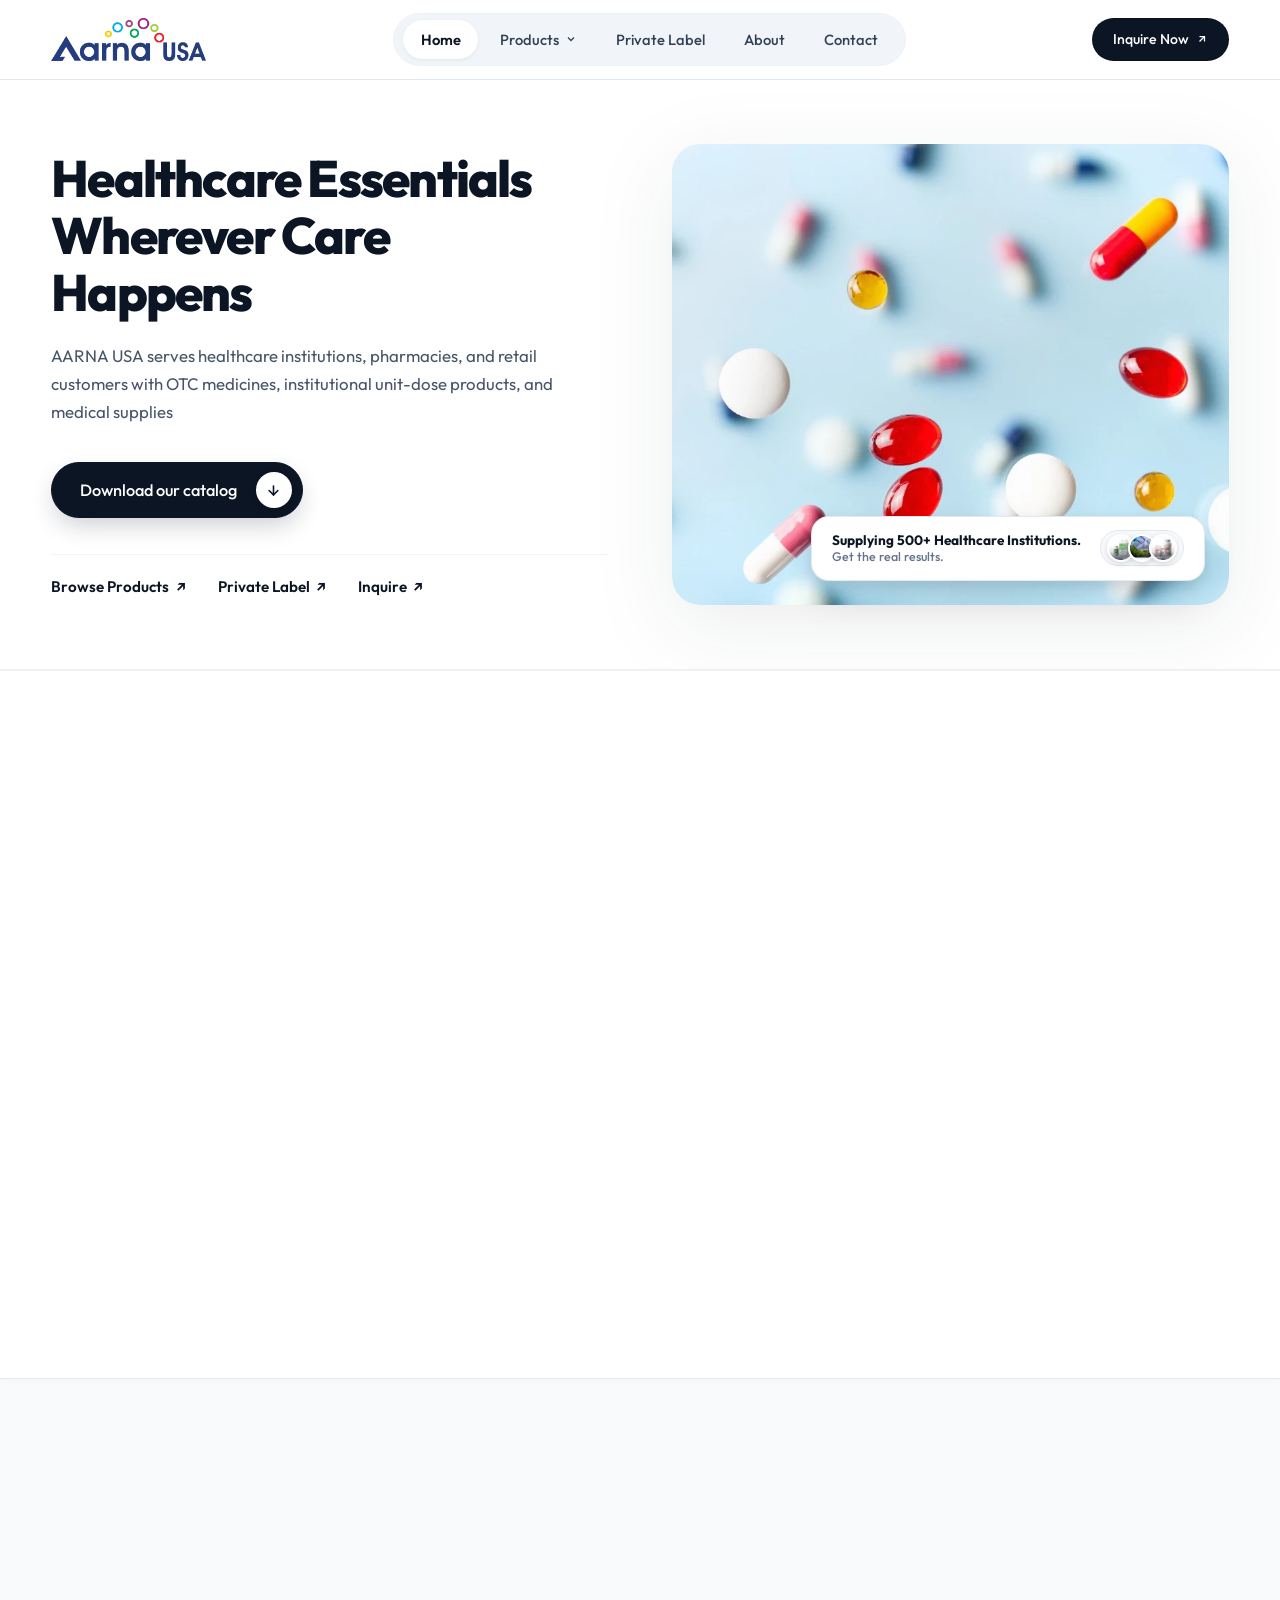
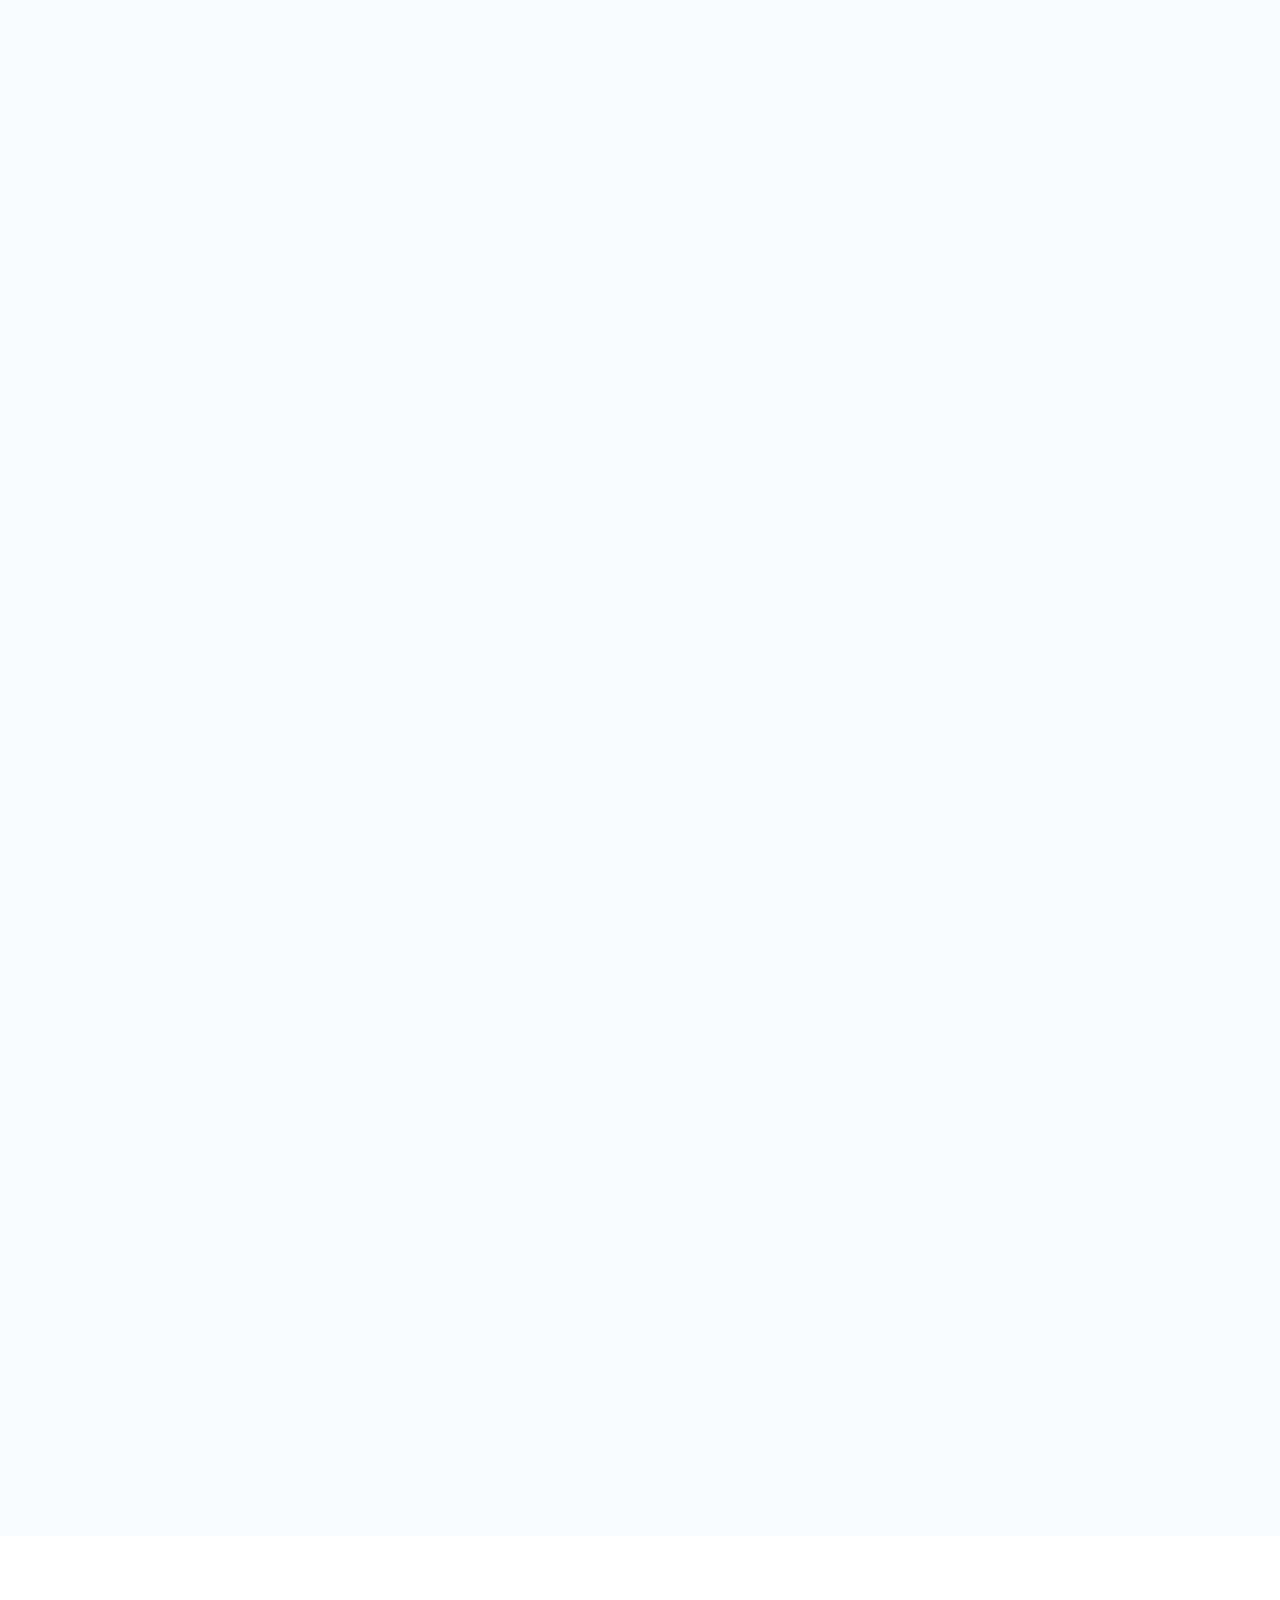
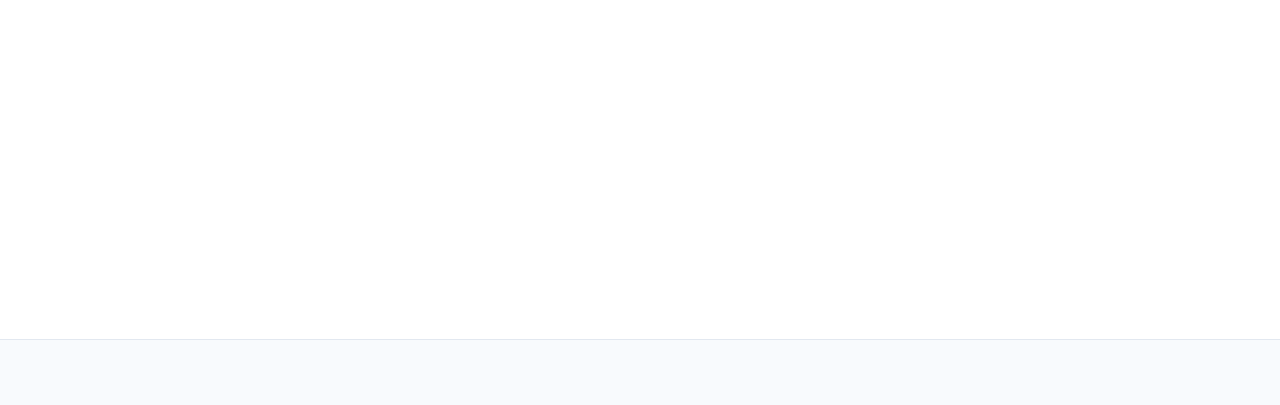
<file: index.html>
<!DOCTYPE html>
<html lang="en">

<head>
  <meta charset="UTF-8">
  <meta name="viewport" content="width=device-width, initial-scale=1.0">
  <meta name="google-site-verification" content="D4swdKigGLlGfDOEiJ1svliiiV5NtO3Yn47KmAXDhrs">
  <title>AARNA USA | OTC Medicines, Unit-Dose &amp; Medical Supplies</title>
  <meta name="description"
    content="AARNA USA supplies high-quality OTC medicines, institutional unit-dose products, and medical supplies to healthcare institutions, pharmacies, and retailers nationwide.">
  <link rel="canonical" href="https://www.aarnaus.com/">

  <!-- Open Graph / Social Sharing -->
  <meta property="og:type" content="website">
  <meta property="og:url" content="https://www.aarnaus.com/">
  <meta property="og:site_name" content="AARNA USA">
  <meta property="og:title" content="AARNA USA | OTC Medicines, Unit-Dose &amp; Medical Supplies">
  <meta property="og:description"
    content="AARNA USA supplies high-quality OTC medicines, institutional unit-dose products, and medical supplies to healthcare institutions, pharmacies, and retailers nationwide.">
  <meta property="og:image" content="https://www.aarnaus.com/assets/images/hero-tablets-bg.webp">

  <!-- Twitter Card -->
  <meta name="twitter:card" content="summary_large_image">
  <meta name="twitter:url" content="https://www.aarnaus.com/">
  <meta name="twitter:title" content="AARNA USA | OTC Medicines, Unit-Dose &amp; Medical Supplies">
  <meta name="twitter:description"
    content="AARNA USA supplies high-quality OTC medicines, institutional unit-dose products, and medical supplies to healthcare institutions, pharmacies, and retailers nationwide.">
  <meta name="twitter:image" content="https://www.aarnaus.com/assets/images/hero-tablets-bg.webp">

  <link rel="icon" type="image/png" href="assets/logos/aarna-logo-clean.png">

  <!-- Font Preconnections (Eliminates CSS @import waterfall) -->
  <link rel="preconnect" href="https://fonts.googleapis.com">
  <link rel="preconnect" href="https://fonts.gstatic.com" crossorigin>
  <link href="https://fonts.googleapis.com/css2?family=Outfit:wght@300;400;500;600;700;800&display=swap"
    rel="stylesheet">

  <link rel="preload" as="image" href="assets/images/hero-tablets-bg.webp" fetchpriority="high">
  <link rel="preload" as="image" href="assets/logos/aarna-logo-custom.webp" fetchpriority="high">
  <link rel="stylesheet" href="css/styles.css?v=4.4">

  <!-- Schema.org Organization & WebSite Structured Data -->
  <script type="application/ld+json">
  {
    "@context": "https://schema.org",
    "@graph": [
      {
        "@type": ["Organization", "MedicalBusiness"],
        "@id": "https://www.aarnaus.com/#organization",
        "name": "AARNA USA",
        "url": "https://www.aarnaus.com/",
        "logo": {
          "@type": "ImageObject",
          "url": "https://www.aarnaus.com/assets/logos/aarna-logo-custom.webp",
          "width": 130,
          "height": 44
        },
        "image": "https://www.aarnaus.com/assets/images/hero-tablets-bg.webp",
        "description": "AARNA USA supplies OTC medicines, institutional unit-dose products, and medical supplies to pharmacies, hospitals, and distributors nationwide.",
        "address": {
          "@type": "PostalAddress",
          "streetAddress": "2080 Enterprise Dr NE",
          "addressLocality": "Leland",
          "addressRegion": "NC",
          "postalCode": "28451",
          "addressCountry": "US"
        },
        "telephone": "+1-866-906-6239",
        "email": "info@aarnaus.com",
        "priceRange": "$$"
      },
      {
        "@type": "WebSite",
        "@id": "https://www.aarnaus.com/#website",
        "url": "https://www.aarnaus.com/",
        "name": "AARNA USA",
        "publisher": {
          "@id": "https://www.aarnaus.com/#organization"
        }
      }
    ]
  }
  </script>
</head>

<body>

  <!-- SITE HEADER -->
  <header class="site-header" id="site-header">
    <div class="container header-container">
      <a href="index.html" class="brand-logo" aria-label="AARNA USA Homepage">
        <img src="assets/logos/aarna-logo-custom.webp" data-cms-media="logo_main" alt="AARNA USA Logo" width="130"
          height="44">
      </a>

      <!-- Desktop Navigation -->
      <nav class="main-nav" aria-label="Main Navigation">
        <div class="nav-pill-group">
          <a href="index.html" class="nav-link active">Home</a>

          <div class="nav-dropdown-item">
            <button class="nav-link nav-dropdown-trigger" aria-haspopup="true" aria-expanded="false">
              Products
              <svg width="12" height="12" viewBox="0 0 24 24" fill="none" stroke="currentColor" stroke-width="2.5">
                <polyline points="6 9 12 15 18 9"></polyline>
              </svg>
            </button>
            <div class="nav-dropdown-menu" role="menu">
              <a href="institutional-products.html" class="dropdown-link" role="menuitem">
                <span class="dropdown-title">Institutional Products</span>
                <span class="dropdown-desc">Unit-dose oral liquids, tablets &amp; topicals</span>
              </a>
              <a href="retail-products.html" class="dropdown-link" role="menuitem">
                <span class="dropdown-title">Retail Products</span>
                <span class="dropdown-desc">OTC medicines in retail packaging</span>
              </a>
              <a href="medical-devices.html" class="dropdown-link" role="menuitem">
                <span class="dropdown-title">Medical Supplies</span>
                <span class="dropdown-desc">Spacers, needles, lancets &amp; supplies</span>
              </a>
            </div>
          </div>

          <a href="index.html#private-label-section" class="nav-link">Private Label</a>
          <a href="about.html" class="nav-link">About</a>
          <a href="contact.html" class="nav-link">Contact</a>
        </div>
      </nav>

      <!-- Header Action CTA Pill -->
      <div class="header-action-group">
        <a href="contact.html" class="btn-header-pill">
          Inquire Now
          <svg width="12" height="12" viewBox="0 0 24 24" fill="none" stroke="currentColor" stroke-width="2.5">
            <line x1="7" y1="17" x2="17" y2="7"></line>
            <polyline points="7 7 17 7 17 17"></polyline>
          </svg>
        </a>
      </div>

      <!-- Mobile Hamburger Toggle -->
      <button class="mobile-nav-toggle" aria-label="Toggle navigation menu" aria-expanded="false">
        <span class="hamburger-line"></span>
        <span class="hamburger-line"></span>
        <span class="hamburger-line"></span>
      </button>
    </div>
  </header>

  <!-- MOBILE NAVIGATION DRAWER -->
  <div class="mobile-drawer" id="mobile-drawer" aria-hidden="true">
    <div class="mobile-drawer-content">
      <a href="index.html" class="mobile-drawer-link active">Home</a>
      <a href="institutional-products.html" class="mobile-drawer-link">Institutional Products</a>
      <a href="retail-products.html" class="mobile-drawer-link">Retail Products</a>
      <a href="medical-devices.html" class="mobile-drawer-link">Medical Supplies</a>
      <a href="index.html#private-label-section" class="mobile-drawer-link">Private Label</a>
      <a href="about.html" class="mobile-drawer-link">About</a>
      <a href="contact.html" class="mobile-drawer-link">Contact</a>

      <div style="margin-top: 1.5rem; padding-top: 1rem; border-top: 1px solid var(--color-border);">
        <button class="btn btn-primary trigger-catalog-download" style="width: 100%;">
          Download Our Catalog
          <svg width="16" height="16" viewBox="0 0 24 24" fill="none" stroke="currentColor" stroke-width="2.5">
            <path d="M21 15v4a2 2 0 0 1-2 2H5a2 2 0 0 1-2-2v-4"></path>
            <polyline points="7 10 12 15 17 10"></polyline>
            <line x1="12" y1="15" x2="12" y2="3"></line>
          </svg>
        </button>
      </div>
    </div>
  </div>

  <main>
    <!-- HERO SECTION (Clean White Section: Left Content & Actions, Right Full-Bleed Angled Photo) -->
    <!-- SVG Clip Path Definitions for Hero Angled Image with Smooth Rounded Corners -->
    <svg width="0" height="0" class="svg-defs-hidden" aria-hidden="true"
      style="position:absolute;width:0;height:0;overflow:hidden;pointer-events:none;">
      <defs>
        <clipPath id="hero-rounded-slant" clipPathUnits="objectBoundingBox">
          <path
            d="M 0.1738 0.0443 Q 0.1800 0.0000 0.2150 0.0000 L 0.9650 0.0000 Q 1.0000 0.0000 1.0000 0.0450 L 1.0000 0.9550 Q 1.0000 1.0000 0.9650 1.0000 L 0.0350 1.0000 Q 0.0000 1.0000 0.0062 0.9557 Z" />
        </clipPath>
        <clipPath id="hero-rounded-slant-mobile" clipPathUnits="objectBoundingBox">
          <path
            d="M 0.1140 0.0496 Q 0.1200 0.0000 0.1700 0.0000 L 0.9500 0.0000 Q 1.0000 0.0000 1.0000 0.0500 L 1.0000 0.9500 Q 1.0000 1.0000 0.9500 1.0000 L 0.0500 1.0000 Q 0.0000 1.0000 0.0060 0.9504 Z" />
        </clipPath>
      </defs>
    </svg>

    <section class="hero-clean-section" aria-labelledby="hero-heading">
      <div class="hero-clean-container">

        <!-- Left Column: Content & Buttons -->
        <div class="hero-clean-content">
          <div class="hero-clean-body">
            <h1 id="hero-heading" class="hero-clean-title" data-cms-key="hero_home_title">
              Healthcare Essentials Wherever Care Happens
            </h1>

            <p class="hero-clean-desc" data-cms-key="hero_home_desc">
              AARNA USA serves healthcare institutions, pharmacies, and retail customers with OTC medicines, institutional unit-dose products, and medical supplies
            </p>

            <div class="hero-clean-actions">
              <button class="hero-clean-cta-btn trigger-catalog-download" id="hero-catalog-btn">
                <span data-cms-key="hero_catalog_btn">Download our catalog</span>
                <span class="btn-circle-badge" aria-hidden="true">
                  <svg width="15" height="15" viewBox="0 0 24 24" fill="none" stroke="currentColor" stroke-width="2.5"
                    stroke-linecap="round" stroke-linejoin="round">
                    <line x1="12" y1="5" x2="12" y2="19"></line>
                    <polyline points="19 12 12 19 5 12"></polyline>
                  </svg>
                </span>
              </button>
            </div>
          </div>

          <!-- Bottom Action Links (Browse Products, Private Label, Inquire) -->
          <div class="hero-clean-links">
            <a href="#products-showcase" class="hero-clean-link">
              <span>Browse Products</span>
              <span class="arrow-up" aria-hidden="true">↗</span>
            </a>
            <a href="#private-label-section" class="hero-clean-link">
              <span>Private Label</span>
              <span class="arrow-up" aria-hidden="true">↗</span>
            </a>
            <a href="contact.html" class="hero-clean-link">
              <span>Inquire</span>
              <span class="arrow-up" aria-hidden="true">↗</span>
            </a>
          </div>
        </div>

        <!-- Right Column: Rounded Photo & Supplying Proof Badge -->
        <div class="hero-clean-media-col">
          <div class="hero-angled-wrapper">
            <!-- Rounded Photo Container -->
            <div class="hero-clean-angled-photo">
              <img src="assets/images/hero-pills-floating.webp"
                alt="AARNA Pharmaceutical Solutions — Essential OTC Medicines, Capsules and Tablets"
                class="hero-clean-angled-img" width="1024" height="680" loading="eager" decoding="async">
            </div>

            <!-- The Supplying Badge with Avatar Stack -->
            <div class="hero-clean-proof-badge">
              <div class="proof-text-block">
                <span class="proof-line-1" data-cms-key="hero_proof_line1">Supplying 500+ Healthcare Institutions.</span>
                <span class="proof-line-2" data-cms-key="hero_proof_line2">Get the real results.</span>
              </div>
              <div class="proof-avatar-pill">
                <div class="avatar-stack">
                  <span class="avatar-circle av-1" title="Clinical Formulation"><img
                      src="assets/images/cat-allergy-relief.png" alt="Clinical Formulation" width="36" height="36"
                      loading="lazy" decoding="async"></span>
                  <span class="avatar-circle av-2" title="Research Specialist"><img
                      src="assets/images/about-scientist.jpg" alt="Research Specialist" width="36" height="36"
                      loading="lazy" decoding="async"></span>
                  <span class="avatar-circle av-3" title="Institutional Quality"><img
                      src="assets/images/cat-pain-relief.png" alt="Institutional Quality" width="36" height="36"
                      loading="lazy" decoding="async"></span>
                </div>
              </div>
            </div>
          </div>
        </div>

      </div>
    </section>

    <!-- SECTION: HIGHLIGHTS STRIP (Verified Operational Credentials & US Presence) -->
    <section class="highlights-strip-section" aria-label="Key Operational Highlights">
      <div class="container highlights-container">
        <div class="highlights-strip-grid">

          <div class="highlight-item">
            <div class="highlight-item-badge">
              <span class="highlight-stat-num">115+</span>
            </div>
            <div class="highlight-item-content">
              <span class="highlight-title">Active Product SKUs</span>
              <span class="highlight-desc">Verified commercial portfolio</span>
            </div>
          </div>

          <div class="highlight-item">
            <div class="highlight-item-icon" aria-hidden="true">
              <svg width="22" height="22" viewBox="0 0 24 24" fill="none" stroke="currentColor" stroke-width="2"
                stroke-linecap="round" stroke-linejoin="round">
                <path d="M20 10c0 6-8 12-8 12s-8-6-8-12a8 8 0 0 1 16 0Z"></path>
                <circle cx="12" cy="10" r="3"></circle>
              </svg>
            </div>
            <div class="highlight-item-content">
              <span class="highlight-title">New York &amp; North Carolina</span>
              <span class="highlight-desc">US operational &amp; distribution presence</span>
            </div>
          </div>

          <div class="highlight-item">
            <div class="highlight-item-icon" aria-hidden="true">
              <svg width="22" height="22" viewBox="0 0 24 24" fill="none" stroke="currentColor" stroke-width="2"
                stroke-linecap="round" stroke-linejoin="round">
                <path d="M12 22s8-4 8-10V5l-8-3-8 3v7c0 6 8 10 8 10z"></path>
              </svg>
            </div>
            <div class="highlight-item-content">
              <span class="highlight-title">Medicaid Drug Rebate</span>
              <span class="highlight-desc">Federal CMS program participation</span>
            </div>
          </div>

          <div class="highlight-item">
            <div class="highlight-item-icon" aria-hidden="true">
              <svg width="22" height="22" viewBox="0 0 24 24" fill="none" stroke="currentColor" stroke-width="2"
                stroke-linecap="round" stroke-linejoin="round">
                <circle cx="12" cy="12" r="10"></circle>
                <path d="m9 12 2 2 4-4"></path>
              </svg>
            </div>
            <div class="highlight-item-content">
              <span class="highlight-title">340B Drug Pricing Program</span>
              <span class="highlight-desc">Eligible covered entity participation</span>
            </div>
          </div>

        </div>
      </div>
    </section>

    <!-- PRODUCT CARDS SECTION (Editorial Supplement Layout) -->
    <!-- PRODUCT CARDS SECTION (3 Primary Divisions) -->
    <section class="section-padding product-showcase-section" id="products-showcase" aria-labelledby="showcase-heading">
      <div class="container">
        <!-- Section Header -->
        <div class="product-showcase-header">
          <h2 id="showcase-heading" class="product-showcase-title" data-cms-key="showcase_heading">Find the product you
            need</h2>
        </div>

        <!-- 3-Column Product Grid (Photo Pods with Corner Notch) -->
        <div class="product-showcase-grid">
          <!-- Card 1: Institutional Products -->
          <article class="modern-prod-card product-showcase-item" data-category="institutional">
            <div class="product-media-card">
              <a href="institutional-products.html" class="media-card-link" aria-label="View Institutional Products">
                <img src="assets/images/card-institutional.webp?v=2" data-cms-media="card_institutional"
                  alt="Institutional Products - Pre-filled unit-dose oral liquid cups" class="media-card-img"
                  width="380" height="240" loading="lazy" decoding="async">
              </a>
              <div class="media-notch-pod">
                <a href="institutional-products.html" class="notch-circle-btn modern-arrow-btn"
                  aria-label="Explore Institutional Products">
                  <svg width="20" height="20" viewBox="0 0 24 24" fill="none" stroke="currentColor" stroke-width="2.5"
                    stroke-linecap="round" stroke-linejoin="round">
                    <line x1="7" y1="17" x2="17" y2="7"></line>
                    <polyline points="7 7 17 7 17 17"></polyline>
                  </svg>
                </a>
              </div>
            </div>
            <div class="product-content-block">
              <h3 class="product-block-title">
                <a href="institutional-products.html" class="product-block-title-link"
                  data-cms-key="card_inst_title">Institutional Products</a>
              </h3>
              <p class="product-block-desc" data-cms-key="card_inst_desc">
                AARNA OTC medicines in pre-filled oral-liquid and unit-dose tablet, capsule and topical formats for
                healthcare institutions.
              </p>
              <div class="product-block-pills">
                <span class="pill-chip" data-cms-key="card_inst_pill1">Unit-Dose Liquids</span>
                <span class="pill-chip" data-cms-key="card_inst_pill2">Hospital Care</span>
              </div>
            </div>
          </article>

          <!-- Card 2: Retail Products -->
          <article class="modern-prod-card product-showcase-item" data-category="retail">
            <div class="product-media-card">
              <a href="retail-products.html" class="media-card-link" aria-label="View Retail Products">
                <img src="assets/images/card-retail-custom.webp" data-cms-media="card_retail"
                  alt="AARNA retail OTC medicines" class="media-card-img" width="380" height="240" loading="lazy"
                  decoding="async">
              </a>
              <div class="media-notch-pod">
                <a href="retail-products.html" class="notch-circle-btn modern-arrow-btn"
                  aria-label="Explore Retail Products">
                  <svg width="20" height="20" viewBox="0 0 24 24" fill="none" stroke="currentColor" stroke-width="2.5"
                    stroke-linecap="round" stroke-linejoin="round">
                    <line x1="7" y1="17" x2="17" y2="7"></line>
                    <polyline points="7 7 17 7 17 17"></polyline>
                  </svg>
                </a>
              </div>
            </div>
            <div class="product-content-block">
              <h3 class="product-block-title">
                <a href="retail-products.html" class="product-block-title-link" data-cms-key="card_retail_title">Retail
                  Products</a>
              </h3>
              <p class="product-block-desc" data-cms-key="card_retail_desc">
                AARNA OTC medicines in retail package formats across pain and fever, allergy, cough and congestion,
                digestive health, pediatric care and topicals.
              </p>
              <div class="product-block-pills">
                <span class="pill-chip" data-cms-key="card_retail_pill1">Retail Formats</span>
                <span class="pill-chip" data-cms-key="card_retail_pill2">Pharmacies &amp; Retailers</span>
              </div>
            </div>
          </article>

          <!-- Card 3: Medical Supplies -->
          <article class="modern-prod-card product-showcase-item" data-category="medical-devices">
            <div class="product-media-card">
              <a href="medical-devices.html" class="media-card-link" aria-label="View Medical Supplies">
                <img src="assets/images/card-medical-devices.webp" data-cms-media="card_devices"
                  alt="AARNA medical supplies" class="media-card-img" width="380" height="240" loading="lazy"
                  decoding="async">
              </a>
              <div class="media-notch-pod">
                <a href="medical-devices.html" class="notch-circle-btn modern-arrow-btn"
                  aria-label="Explore Medical Supplies">
                  <svg width="20" height="20" viewBox="0 0 24 24" fill="none" stroke="currentColor" stroke-width="2.5"
                    stroke-linecap="round" stroke-linejoin="round">
                    <line x1="7" y1="17" x2="17" y2="7"></line>
                    <polyline points="7 7 17 7 17 17"></polyline>
                  </svg>
                </a>
              </div>
            </div>
            <div class="product-content-block">
              <h3 class="product-block-title">
                <a href="medical-devices.html" class="product-block-title-link"
                  data-cms-key="card_devices_title">Medical Supplies</a>
              </h3>
              <p class="product-block-desc" data-cms-key="card_devices_desc">
                AARNA medical supplies for healthcare institutions, pharmacies and retailers.
              </p>
              <div class="product-block-pills">
                <span class="pill-chip" data-cms-key="card_devices_pill1">Medical Supplies</span>
                <span class="pill-chip" data-cms-key="card_devices_pill2">Healthcare Institutions</span>
              </div>
            </div>
          </article>
        </div>
      </div>
    </section>

    <!-- SECTION 4: WHO WE SERVE -->
    <section class="section-padding who-we-serve-section" id="who-we-serve-section" aria-labelledby="serve-heading">
      <div class="container who-we-serve-container">
        <!-- Left Column: Title & Eyebrow -->
        <div class="who-we-serve-left">
          <span class="serve-eyebrow" data-cms-key="serve_eyebrow">WHO WE SERVE</span>
          <h2 id="serve-heading" class="serve-title" data-cms-key="serve_title">
            Here for the people<br>behind everyday care.
          </h2>
          <p class="serve-intro-p">
            We partner with healthcare purchasers and retail networks across five core sectors, delivering dependable
            supply, compliant labeling, and direct support.
          </p>
        </div>

        <!-- Right Column: Numbered List -->
        <div class="who-we-serve-right">
          <ul class="serve-list">
            <li class="serve-item">
              <span class="serve-num" aria-hidden="true">01</span>
              <div class="serve-content">
                <span class="serve-item-title">Healthcare Institutions &amp; Long-Term Care</span>
                <span class="serve-item-sub">Long-term care facilities, assisted living organizations, hospitals, and
                  institutional healthcare buyers.</span>
              </div>
            </li>
            <li class="serve-item">
              <span class="serve-num" aria-hidden="true">02</span>
              <div class="serve-content">
                <span class="serve-item-title">Pharmacies &amp; Pharmaceutical Wholesalers</span>
                <span class="serve-item-sub">Independent pharmacies, LTC pharmacies, regional pharmaceutical
                  wholesalers, and distribution partners.</span>
              </div>
            </li>
            <li class="serve-item">
              <span class="serve-num" aria-hidden="true">03</span>
              <div class="serve-content">
                <span class="serve-item-title">Retail &amp; Discount Channels</span>
                <span class="serve-item-sub">Dollar stores, retail groups, convenience stores, and regional retail
                  distributors.</span>
              </div>
            </li>
            <li class="serve-item">
              <span class="serve-num" aria-hidden="true">04</span>
              <div class="serve-content">
                <span class="serve-item-title">Independent Wholesalers &amp; Markets</span>
                <span class="serve-item-sub">Cash-and-carry businesses, community retailers, and local wholesale
                  operators.</span>
              </div>
            </li>
            <li class="serve-item">
              <span class="serve-num" aria-hidden="true">05</span>
              <div class="serve-content">
                <span class="serve-item-title">Private-Label Partners</span>
                <span class="serve-item-sub">Businesses looking to introduce or expand their own OTC product
                  lines.</span>
              </div>
            </li>
          </ul>
        </div>
      </div>
    </section>

    <!-- SECTION: COMMERCIAL PARTNERSHIPS & PRIVATE LABEL SHOWCASE -->
    <section class="section-padding custom-brand-showcase-section" id="private-label-section"
      aria-labelledby="brand-showcase-heading">
      <div class="container">

        <!-- Centered Header Block -->
        <div class="brand-showcase-header">
          <span class="brand-eyebrow-pill">COMMERCIAL PARTNERSHIPS &amp; CONTRACT SUPPLY</span>
          <h2 id="brand-showcase-heading" class="brand-showcase-title">
            Powering Healthcare Brands with Custom Supply &amp; Manufacturing
          </h2>
          <p class="brand-showcase-subtitle">
            We partner with healthcare institutions, pharmacies, wholesalers, and retail distributors to deliver
            dependable AARNA-brand wholesale supply and turnkey private-label OTC products.
          </p>
          <div class="brand-header-actions">
            <a href="contact.html?inquiry=wholesale" class="btn-brand-pill btn-brand-primary">
              <span>Become a Wholesale Partner</span>
              <svg width="15" height="15" viewBox="0 0 24 24" fill="none" stroke="currentColor" stroke-width="2.5">
                <line x1="5" y1="12" x2="19" y2="12"></line>
                <polyline points="12 5 19 12 12 19"></polyline>
              </svg>
            </a>
            <a href="contact.html?inquiry=private-label" class="btn-brand-pill btn-brand-secondary">
              <span>Explore Private-Label</span>
              <svg width="15" height="15" viewBox="0 0 24 24" fill="none" stroke="currentColor" stroke-width="2.5">
                <line x1="5" y1="12" x2="19" y2="12"></line>
                <polyline points="12 5 19 12 12 19"></polyline>
              </svg>
            </a>
          </div>
        </div>

        <!-- 5 Aligned Capability Tiles -->
        <div class="brand-tiles-grid">
          <div class="brand-tile-card">
            <div class="brand-tile-icon" aria-hidden="true">
              <svg width="22" height="22" viewBox="0 0 24 24" fill="none" stroke="currentColor" stroke-width="2">
                <path d="M10 2v7.31L4.69 19.3A2 2 0 0 0 6.42 22h11.16a2 2 0 0 0 1.73-2.7L14 9.31V2"></path>
                <line x1="8.5" y1="2" x2="15.5" y2="2"></line>
              </svg>
            </div>
            <h3 class="brand-tile-title">Clinical Formulations</h3>
            <p class="brand-tile-desc">Unit-dose liquids, solid dosage, pediatric supplements, and topical care.</p>
          </div>

          <div class="brand-tile-card">
            <div class="brand-tile-icon" aria-hidden="true">
              <svg width="22" height="22" viewBox="0 0 24 24" fill="none" stroke="currentColor" stroke-width="2">
                <path
                  d="M21 16V8a2 2 0 0 0-1-1.73l-7-4a2 2 0 0 0-2 0l-7 4A2 2 0 0 0 3 8v8a2 2 0 0 0 1 1.73l7 4a2 2 0 0 0 2 0l7-4A2 2 0 0 0 21 16z">
                </path>
                <polyline points="3.27 6.96 12 12.01 20.73 6.96"></polyline>
                <line x1="12" y1="22.08" x2="12" y2="12"></line>
              </svg>
            </div>
            <h3 class="brand-tile-title">Custom Packaging</h3>
            <p class="brand-tile-desc">Bottles, unit-dose cups, blister packaging, cartons, and tailored design.</p>
          </div>

          <div class="brand-tile-card">
            <div class="brand-tile-icon" aria-hidden="true">
              <svg width="22" height="22" viewBox="0 0 24 24" fill="none" stroke="currentColor" stroke-width="2">
                <path d="M12 22s8-4 8-10V5l-8-3-8 3v7c0 6 8 10 8 10z"></path>
              </svg>
            </div>
            <h3 class="brand-tile-title">FDA &amp; NDC Compliance</h3>
            <p class="brand-tile-desc">Labeler code setup, compliant labeling, and regulatory market access.</p>
          </div>

          <div class="brand-tile-card">
            <div class="brand-tile-icon" aria-hidden="true">
              <svg width="22" height="22" viewBox="0 0 24 24" fill="none" stroke="currentColor" stroke-width="2">
                <circle cx="12" cy="12" r="10"></circle>
                <path d="m16 10-4 4-2-2"></path>
              </svg>
            </div>
            <h3 class="brand-tile-title">Volume Wholesale Pricing</h3>
            <p class="brand-tile-desc">Competitive commercial pricing for regional distributors, pharmacies, and LTC.
            </p>
          </div>

          <div class="brand-tile-card">
            <div class="brand-tile-icon" aria-hidden="true">
              <svg width="22" height="22" viewBox="0 0 24 24" fill="none" stroke="currentColor" stroke-width="2">
                <rect x="1" y="3" width="15" height="13"></rect>
                <polygon points="16 8 20 8 23 11 23 16 16 16 16 8"></polygon>
                <circle cx="5.5" cy="18.5" r="2.5"></circle>
                <circle cx="18.5" cy="18.5" r="2.5"></circle>
              </svg>
            </div>
            <h3 class="brand-tile-title">Rapid US Fulfillment</h3>
            <p class="brand-tile-desc">Fast turnaround and dependable nationwide shipping from NC and NY.</p>
          </div>
        </div>

        <!-- Aligned Dual Partnership Tracks: Wholesale Distribution & Private-Label Contract -->
        <div class="brand-tracks-grid">

          <!-- Track 1: Wholesale & Distribution -->
          <div class="brand-track-card">
            <div class="brand-track-header">
              <span class="brand-track-badge">WHOLESALE &amp; DISTRIBUTION</span>
              <h3 class="brand-track-title">Grow Your Business With AARNA USA</h3>
            </div>
            <p class="brand-track-desc">
              Expand your portfolio with AARNA-brand OTC medicines, institutional products, and healthcare supplies. We
              work with pharmacies, wholesalers, healthcare organizations, and retail distribution partners to explore
              product and supply opportunities.
            </p>
            <div class="brand-track-tags">
              <span class="brand-track-pill">Regional Distribution</span>
              <span class="brand-track-pill">Institutional Supply</span>
              <span class="brand-track-pill">Volume Pricing</span>
            </div>
            <div class="brand-track-footer">
              <a href="contact.html?inquiry=wholesale" class="brand-track-cta">
                <span>Become a Distribution Partner</span>
                <svg width="15" height="15" viewBox="0 0 24 24" fill="none" stroke="currentColor" stroke-width="2.5">
                  <line x1="5" y1="12" x2="19" y2="12"></line>
                  <polyline points="12 5 19 12 12 19"></polyline>
                </svg>
              </a>
            </div>
          </div>

          <!-- Track 2: Private-Label & Contract -->
          <div class="brand-track-card">
            <div class="brand-track-header">
              <span class="brand-track-badge">PRIVATE-LABEL &amp; CONTRACT</span>
              <h3 class="brand-track-title">Your Brand. Our Manufacturing Network.</h3>
            </div>
            <p class="brand-track-desc">
              Looking to launch or expand an OTC product line? AARNA USA works with manufacturing and packaging partners
              to explore private-label OTC products for the US market, including product sourcing, packaging options,
              and project coordination.
            </p>
            <div class="brand-track-tags">
              <span class="brand-track-pill">Oral Liquids &amp; Solids</span>
              <span class="brand-track-pill">Custom Packaging</span>
              <span class="brand-track-pill">FDA Regulatory Guidance</span>
            </div>
            <div class="brand-track-footer">
              <a href="contact.html?inquiry=private-label" class="brand-track-cta">
                <span>Explore Private-Label Opportunities</span>
                <svg width="15" height="15" viewBox="0 0 24 24" fill="none" stroke="currentColor" stroke-width="2.5">
                  <line x1="5" y1="12" x2="19" y2="12"></line>
                  <polyline points="12 5 19 12 12 19"></polyline>
                </svg>
              </a>
            </div>
          </div>

        </div>

        <!-- Centerpiece Product Stage ("Imagine your brand here") -->
        <div class="brand-centerpiece-stage">
          <div class="brand-arc-line" aria-hidden="true"></div>

          <div class="brand-mockup-wrapper">
            <img src="assets/images/private-label-blue-card.webp"
              alt="Your Brand OTC Pharmaceutical Packaging Solutions" class="brand-mockup-img" width="520" height="360"
              loading="lazy" decoding="async">
          </div>

          <div class="brand-imagine-footer">
            <h3 class="brand-imagine-heading">Imagine your brand here</h3>
            <p class="brand-imagine-desc">
              Looking to launch or expand an OTC product line? AARNA USA coordinates product sourcing, packaging
              options, and commercial delivery tailored to your brand.
            </p>
          </div>
        </div>

      </div>
    </section>

    <!-- SECTION 5: PURCHASING CHANNELS AND PARTNERS -->
    <section class="section-padding partners-section" aria-labelledby="partners-heading">
      <div class="container">
        <div class="partners-header">
          <span class="partners-pill-badge" data-cms-key="partners_badge">PURCHASING CHANNELS &amp; PARTNERS</span>
          <h2 id="partners-heading" class="partners-main-heading" data-cms-key="partners_title">
            Purchasing Channels and Partners
          </h2>
          <p class="partners-subtitle" data-cms-key="partners_subtitle">
            AARNA USA works with distributors, Group Purchasing Organizations and other purchasing channels to help
            healthcare customers locate and order products.
          </p>
        </div>

        <div class="partners-cards-grid">
          <div class="partner-card-box" title="Cencora Healthcare Distribution Partner">
            <img src="assets/logos/logo-cencora-ref.png" data-cms-media="partner_cencora" alt="Cencora Logo" width="160"
              height="48" loading="lazy" decoding="async">
          </div>
          <div class="partner-card-box" title="Cardinal Health Distribution Partner">
            <img src="assets/logos/logo-cardinal-ref.png" data-cms-media="partner_cardinal" alt="Cardinal Health Logo"
              width="160" height="48" loading="lazy" decoding="async">
          </div>
          <div class="partner-card-box" title="McKesson Healthcare Partner">
            <img src="assets/logos/logo-mckesson-ref.png" data-cms-media="partner_mckesson" alt="McKesson Logo"
              width="160" height="48" loading="lazy" decoding="async">
          </div>
          <div class="partner-card-box" title="Medline Healthcare Supplies Partner">
            <img src="assets/logos/logo-medline-ref.png" data-cms-media="partner_medline" alt="Medline Logo" width="160"
              height="48" loading="lazy" decoding="async">
          </div>
        </div>
      </div>
    </section>

    <!-- SECTION 6: PRODUCT DETAILS CTA (After Purchasing Channels and Partners) -->
    <section class="product-details-cta-section" aria-labelledby="details-heading">
      <div class="container">
        <div class="product-details-banner">
          <div class="details-banner-text">
            <h2 id="details-heading" class="details-banner-title" data-cms-key="catalog_cta_title">Need product details?
            </h2>
            <p class="details-banner-subtitle" data-cms-key="catalog_cta_desc">Explore the AARNA catalog or discuss your
              requirements.</p>
          </div>
          <div class="details-banner-actions">
            <button class="link-details-catalog trigger-catalog-download">
              <span data-cms-key="catalog_cta_btn">View Catalog</span>
              <span class="action-arrow">→</span>
            </button>
            <a href="contact.html" class="btn-details-contact">
              <span>Contact AARNA USA</span>
              <span class="action-arrow">→</span>
            </a>
          </div>
        </div>
      </div>
    </section>
  </main>

  <!-- SITE FOOTER -->
  <footer class="site-footer">
    <div class="container">
      <div class="footer-top-grid">
        <!-- Col 1: Brand Info -->
        <div class="footer-brand">
          <a href="index.html" class="footer-logo">
            <img src="assets/logos/aarna-logo-custom.webp" data-cms-media="logo_main" alt="AARNA USA Logo" width="130"
              height="48">
          </a>
          <span class="footer-tagline" data-cms-key="company_tagline">Reliable products for better care</span>
          <p class="footer-desc" data-cms-key="footer_desc">AARNA USA supplies OTC medicines and medical supplies to
            healthcare institutions, pharmacies and retailers. Institutional unit-dose formats are available for
            selected OTC medicines.</p>
        </div>

        <!-- Col 2: Company Links -->
        <div class="footer-column">
          <h4>Company</h4>
          <ul class="footer-links-list">
            <li><a href="index.html" class="footer-link">Home</a></li>
            <li><a href="about.html" class="footer-link">About Us</a></li>
            <li><a href="index.html#private-label-section" class="footer-link">Private Label</a></li>
            <li><a href="contact.html" class="footer-link">Contact</a></li>
          </ul>
        </div>

        <!-- Col 3: Products Links -->
        <div class="footer-column">
          <h4>Products</h4>
          <ul class="footer-links-list">
            <li><a href="institutional-products.html" class="footer-link">Institutional Products</a></li>
            <li><a href="retail-products.html" class="footer-link">Retail Products</a></li>
            <li><a href="medical-devices.html" class="footer-link">Medical Supplies</a></li>
          </ul>
        </div>

        <!-- Col 4: Get in Touch -->
        <div class="footer-column">
          <h4>Get in Touch</h4>
          <div class="footer-contact-info">
            <p data-cms-key="contact_address_line1">2080 Enterprise Dr NE<br>Leland, NC 28451</p>
            <p><a href="tel:8669066239" data-cms-key="contact_phone">(866) 906-6239</a></p>
            <p><a href="mailto:info@aarnaus.com" data-cms-key="contact_email">info@aarnaus.com</a></p>
          </div>
          <button class="footer-catalog-btn trigger-catalog-download">
            <span>Download our catalog</span>
            <svg width="18" height="18" viewBox="0 0 24 24" fill="none" stroke="currentColor" stroke-width="2">
              <circle cx="12" cy="12" r="10"></circle>
              <polyline points="12 16 16 12 12 8"></polyline>
              <line x1="8" y1="12" x2="16" y2="12"></line>
            </svg>
          </button>
        </div>
      </div>

      <div class="footer-bottom-bar">
        <span>© 2026 AARNA USA. All rights reserved.</span>
        <div class="footer-bottom-right">
          <a href="admin.html" rel="nofollow" class="footer-staff-access" aria-label="Staff Portal Access"
            title="Staff Portal Access">
            <svg width="12" height="12" viewBox="0 0 24 24" fill="none" stroke="currentColor" stroke-width="2">
              <rect x="3" y="11" width="18" height="11" rx="2" ry="2"></rect>
              <path d="M7 11V7a5 5 0 0 1 10 0v4"></path>
            </svg>
            Staff Login
          </a>
        </div>
      </div>
    </div>
  </footer>

  <script src="scripts/products-data.js?v=3.2"></script>
  <script src="scripts/store.js?v=3.2"></script>
  <script src="scripts/app.js?v=5.0"></script>
</body>

</html>
</file>
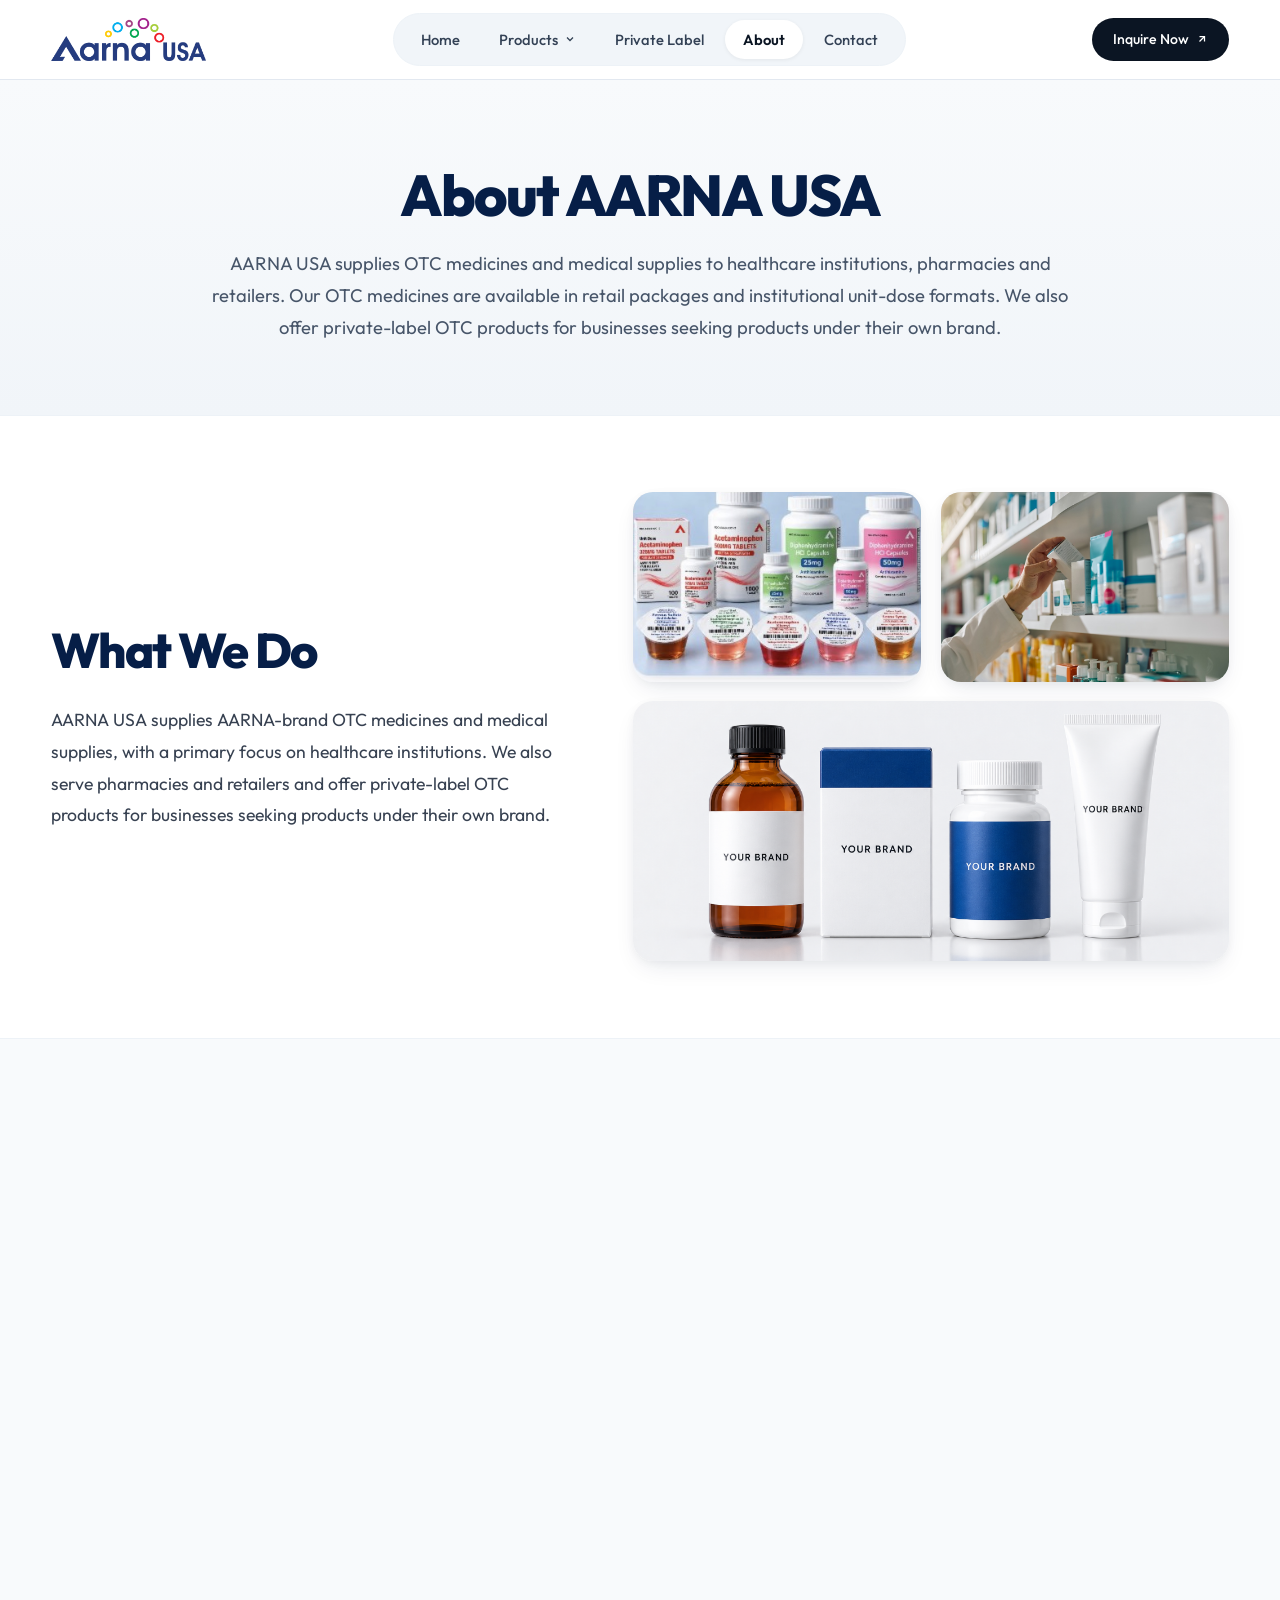
<file: about.html>
<!DOCTYPE html>
<html lang="en">
<head>
  <meta charset="UTF-8">
  <meta name="viewport" content="width=device-width, initial-scale=1.0">
  <title>About AARNA USA | Pharmaceutical Supply &amp; Healthcare Partner</title>
  <meta name="description" content="Discover AARNA USA: delivering quality OTC medicines, unit-dose pharmaceuticals, and medical supplies to hospitals, pharmacies, and healthcare institutions nationwide.">
  <link rel="canonical" href="https://www.aarnaus.com/about">

  <!-- Open Graph / Facebook -->
  <meta property="og:type" content="website">
  <meta property="og:url" content="https://www.aarnaus.com/about">
  <meta property="og:site_name" content="AARNA USA">
  <meta property="og:title" content="About AARNA USA | Pharmaceutical Supply &amp; Healthcare Partner">
  <meta property="og:description" content="Discover AARNA USA: delivering quality OTC medicines, unit-dose pharmaceuticals, and medical supplies to hospitals, pharmacies, and healthcare institutions nationwide.">
  <meta property="og:image" content="https://www.aarnaus.com/assets/images/about-aarna-otc.jpg">

  <!-- Twitter Card -->
  <meta name="twitter:card" content="summary_large_image">
  <meta name="twitter:url" content="https://www.aarnaus.com/about">
  <meta name="twitter:title" content="About AARNA USA | Pharmaceutical Supply &amp; Healthcare Partner">
  <meta name="twitter:description" content="Discover AARNA USA: delivering quality OTC medicines, unit-dose pharmaceuticals, and medical supplies to hospitals, pharmacies, and healthcare institutions nationwide.">
  <meta name="twitter:image" content="https://www.aarnaus.com/assets/images/about-aarna-otc.jpg">

  <link rel="icon" type="image/png" href="assets/logos/aarna-logo-clean.png">

  <!-- Preconnect Google Fonts -->
  <link rel="preconnect" href="https://fonts.googleapis.com">
  <link rel="preconnect" href="https://fonts.gstatic.com" crossorigin>
  <link href="https://fonts.googleapis.com/css2?family=Outfit:wght@300;400;500;600;700;800&display=swap" rel="stylesheet">
  <link rel="stylesheet" href="css/styles.css?v=4.3">

  <!-- Schema.org AboutPage Structured Data -->
  <script type="application/ld+json">
  {
    "@context": "https://schema.org",
    "@type": "AboutPage",
    "name": "About AARNA USA",
    "url": "https://www.aarnaus.com/about",
    "description": "Learn about AARNA USA: supplying pharmaceuticals, OTC medicines, unit-dose products, and medical supplies to distributors, pharmacies, and institutional customers.",
    "publisher": {
      "@type": "Organization",
      "name": "AARNA USA",
      "url": "https://www.aarnaus.com/",
      "logo": "https://www.aarnaus.com/assets/logos/aarna-logo-custom.webp"
    }
  }
  </script>
</head>
<body>

  <!-- SITE HEADER -->
  <header class="site-header" id="site-header">
    <div class="container header-container">
      <a href="index.html" class="brand-logo" aria-label="AARNA USA Homepage">
        <img src="assets/logos/aarna-logo-custom.webp" data-cms-media="logo_main" alt="AARNA USA Logo" width="130" height="44">
      </a>

      <!-- Desktop Navigation -->
      <nav class="main-nav" aria-label="Main Navigation">
        <div class="nav-pill-group">
          <a href="index.html" class="nav-link">Home</a>
          
          <div class="nav-dropdown-item">
            <button class="nav-link nav-dropdown-trigger" aria-haspopup="true" aria-expanded="false">
              Products
              <svg width="12" height="12" viewBox="0 0 24 24" fill="none" stroke="currentColor" stroke-width="2.5"><polyline points="6 9 12 15 18 9"></polyline></svg>
            </button>
            <div class="nav-dropdown-menu" role="menu">
              <a href="institutional-products.html" class="dropdown-link" role="menuitem">
                <span class="dropdown-title">Institutional Products</span>
                <span class="dropdown-desc">Unit-dose oral liquids, tablets &amp; topicals</span>
              </a>
              <a href="retail-products.html" class="dropdown-link" role="menuitem">
                <span class="dropdown-title">Retail Products</span>
                <span class="dropdown-desc">OTC medicines in retail packaging</span>
              </a>
              <a href="medical-devices.html" class="dropdown-link" role="menuitem">
                <span class="dropdown-title">Medical Supplies</span>
                <span class="dropdown-desc">Spacers, needles, lancets &amp; supplies</span>
              </a>
            </div>
          </div>

          <a href="index.html#private-label-section" class="nav-link">Private Label</a>
          <a href="about.html" class="nav-link active">About</a>
          <a href="contact.html" class="nav-link">Contact</a>
        </div>
      </nav>

      <!-- Header Action CTA Pill -->
      <div class="header-action-group">
        <a href="contact.html" class="btn-header-pill">
          Inquire Now
          <svg width="12" height="12" viewBox="0 0 24 24" fill="none" stroke="currentColor" stroke-width="2.5"><line x1="7" y1="17" x2="17" y2="7"></line><polyline points="7 7 17 7 17 17"></polyline></svg>
        </a>
      </div>

      <!-- Mobile Hamburger Toggle -->
      <button class="mobile-nav-toggle" aria-label="Toggle navigation menu" aria-expanded="false">
        <span class="hamburger-line"></span>
        <span class="hamburger-line"></span>
        <span class="hamburger-line"></span>
      </button>
    </div>
  </header>

  <!-- MOBILE NAVIGATION DRAWER -->
  <div class="mobile-drawer" id="mobile-drawer" aria-hidden="true">
    <div class="mobile-drawer-content">
      <a href="index.html" class="mobile-drawer-link">Home</a>
      <a href="institutional-products.html" class="mobile-drawer-link">Institutional Products</a>
      <a href="retail-products.html" class="mobile-drawer-link">Retail Products</a>
      <a href="medical-devices.html" class="mobile-drawer-link">Medical Supplies</a>
      <a href="index.html#private-label-section" class="mobile-drawer-link">Private Label</a>
      <a href="about.html" class="mobile-drawer-link active">About</a>
      <a href="contact.html" class="mobile-drawer-link">Contact</a>

      <div style="margin-top: 1.5rem; padding-top: 1rem; border-top: 1px solid var(--color-border);">
        <button class="btn btn-primary trigger-catalog-download" style="width: 100%;">
          Download Our Catalog
          <svg width="16" height="16" viewBox="0 0 24 24" fill="none" stroke="currentColor" stroke-width="2.5"><path d="M21 15v4a2 2 0 0 1-2 2H5a2 2 0 0 1-2-2v-4"></path><polyline points="7 10 12 15 17 10"></polyline><line x1="12" y1="15" x2="12" y2="3"></line></svg>
        </button>
      </div>
    </div>
  </div>

  <main>
    <!-- SECTION 1: ABOUT US HERO BANNER (Image 1 Centered Hero) -->
    <section class="about-hero-banner" aria-labelledby="about-heading">
      <div class="container">
        <div class="about-hero-center">
          <h1 id="about-heading" class="about-hero-title" data-cms-key="about_hero_title">About Us</h1>
          <p class="about-hero-subtitle" data-cms-key="about_hero_desc">
            AARNA USA supplies high-quality OTC medicines and medical supplies to healthcare institutions, pharmacies, and retailers nationwide with precision and dependable service.
          </p>
        </div>
      </div>
    </section>

    <!-- SECTION 2: WHAT WE DO (Left Text + Right 3-Image Mosaic Collage) -->
    <section class="about-mission-section" aria-labelledby="what-we-do-heading">
      <div class="container">
        <div class="about-mission-grid">
          
          <!-- Left: What We Do Content -->
          <div class="about-mission-content">
            <h2 id="what-we-do-heading" class="about-mission-title" data-cms-key="about_what_title">What We Do</h2>
            <div class="about-mission-desc">
              <p data-cms-key="about_what_desc">
                AARNA USA supplies AARNA-brand OTC medicines and medical supplies, with a primary focus on healthcare institutions. We also serve pharmacies and retailers and offer private-label OTC products for businesses seeking products under their own brand.
              </p>
            </div>
          </div>

          <!-- Right: 3-Image Collage Mosaic (2 top, 1 wide bottom) -->
          <div class="about-mosaic-grid">
            <div class="about-mosaic-top">
              <div class="about-mosaic-item">
                <img src="assets/images/about-aarna-otc.jpg" alt="AARNA USA brand OTC medicines and institutional unit-dose products" width="380" height="250" loading="lazy" decoding="async">
              </div>
              <div class="about-mosaic-item">
                <img src="assets/images/about-pharmacy-shelf.jpg" alt="Pharmacy and retail shelves with healthcare products" width="380" height="250" loading="lazy" decoding="async">
              </div>
            </div>
            <div class="about-mosaic-bottom">
              <div class="about-mosaic-item">
                <img src="assets/images/private-label-showcase.png" alt="Private label OTC manufacturing and packaging solutions" width="780" height="340" loading="lazy" decoding="async">
              </div>
            </div>
          </div>

        </div>
      </div>
    </section>

    <!-- SECTION: GOVERNMENT PROGRAMS & MARKET ACCESS -->
    <section class="section-padding about-gov-section" id="government-programs" aria-labelledby="about-gov-heading">
      <div class="container">
        <div class="gov-programs-card">
          <div class="gov-programs-header">
            <div class="gov-badge-wrap">
              <span class="gov-pill-badge">PROGRAM PARTICIPATION</span>
              <span class="gov-badge-dot" aria-hidden="true"></span>
              <span class="gov-meta-text">Federal &amp; State Market Access</span>
            </div>
            <h2 id="about-gov-heading" class="gov-main-heading">Government Programs &amp; Market Access</h2>
          </div>
          
          <p class="gov-main-copy">
            AARNA USA participates in the Medicaid Drug Rebate Program administered by the Centers for Medicare &amp; Medicaid Services (CMS) and the federal 340B Drug Pricing Program. Eligible AARNA pharmaceutical products are also listed in the New York Medicaid (eMedNY) Pharmacy List of Reimbursable Drugs. Product coverage and reimbursement are subject to applicable program requirements.
          </p>

          <div class="gov-credentials-grid">
            <div class="gov-cred-item">
              <div class="gov-cred-icon" aria-hidden="true">
                <svg width="22" height="22" viewBox="0 0 24 24" fill="none" stroke="currentColor" stroke-width="2"><path d="M12 22s8-4 8-10V5l-8-3-8 3v7c0 6 8 10 8 10z"></path></svg>
              </div>
              <div class="gov-cred-text">
                <h3 class="gov-cred-title">Medicaid Drug Rebate Program</h3>
                <p class="gov-cred-desc">Participation under federal Centers for Medicare &amp; Medicaid Services (CMS) oversight, supporting nationwide Medicaid coverage.</p>
              </div>
            </div>

            <div class="gov-cred-item">
              <div class="gov-cred-icon" aria-hidden="true">
                <svg width="22" height="22" viewBox="0 0 24 24" fill="none" stroke="currentColor" stroke-width="2"><circle cx="12" cy="12" r="10"></circle><path d="m9 12 2 2 4-4"></path></svg>
              </div>
              <div class="gov-cred-text">
                <h3 class="gov-cred-title">340B Drug Pricing Program</h3>
                <p class="gov-cred-desc">Compliant pricing and supply options for federal 340B-covered entities, community health clinics, and safety-net providers.</p>
              </div>
            </div>

            <div class="gov-cred-item">
              <div class="gov-cred-icon" aria-hidden="true">
                <svg width="22" height="22" viewBox="0 0 24 24" fill="none" stroke="currentColor" stroke-width="2"><path d="M14 2H6a2 2 0 0 0-2 2v16a2 2 0 0 0 2 2h12a2 2 0 0 0 2-2V8z"></path><polyline points="14 2 14 8 20 8"></polyline><line x1="16" y1="13" x2="8" y2="13"></line><line x1="16" y1="17" x2="8" y2="17"></line><polyline points="10 9 9 9 8 9"></polyline></svg>
              </div>
              <div class="gov-cred-text">
                <h3 class="gov-cred-title">New York Medicaid (eMedNY)</h3>
                <p class="gov-cred-desc">Eligible OTC products listed on the official pharmacy reimbursable drug schedule under AARNA labeler code <strong>82568</strong>.</p>
              </div>
            </div>
          </div>
        </div>
      </div>
    </section>

    <!-- SECTION 3: OUR TEAM (Exact Layout from Mockup) -->
    <section class="about-team-section about-leaders-section" id="our-team" aria-labelledby="team-heading">
      <div class="container">
        
        <!-- Centered Header: "Our Team" on Top + Teal Underline + Centered Description -->
        <div class="team-header-center">
          <h2 id="team-heading" class="team-header-title" data-cms-key="team_section_title">Our Team</h2>
          <div class="team-header-underline" aria-hidden="true"></div>
          <p class="team-header-desc" data-cms-key="team_section_desc">
            Our team brings together industry experience, product knowledge and a commitment to building lasting relationships with our customers and partners.
          </p>
        </div>

        <!-- Leader Profile Cards Grid -->
        <div class="team-cards-grid">
          
          <!-- Leader 1: Seth Abramson -->
          <article class="team-card-single leader-profile-card-textonly">
            <div class="leader-content-wrap">
              <div class="leader-eyebrow-row">
                <span class="leader-eyebrow-text">ABOUT THE TEAM</span>
                <span class="leader-eyebrow-divider" aria-hidden="true"></span>
              </div>
              <h3 class="leader-name">Seth Abramson</h3>
              <p class="leader-role">Business Development</p>
              <div class="leader-bio-body">
                <p>
                  Seth brings over 15 years of experience in pharmaceutical sales, healthcare business development and customer relationship management. His background includes specialty pharmaceuticals, hospital and pharmacy engagement, and home healthcare services.
                </p>
                <p>
                  At AARNA USA, Seth focuses on expanding customer relationships and developing business opportunities across our OTC medicines, institutional unit-dose products, medical supplies and private-label portfolio. He works closely with healthcare institutions, pharmacies, retailers and distribution partners to understand their needs and build long-term business relationships.
                </p>
              </div>
            </div>
          </article>

          <!-- Leader 2: Surin Diaram -->
          <article class="team-card-single leader-profile-card-textonly">
            <div class="leader-content-wrap">
              <div class="leader-eyebrow-row">
                <span class="leader-eyebrow-text">ABOUT THE TEAM</span>
                <span class="leader-eyebrow-divider" aria-hidden="true"></span>
              </div>
              <h3 class="leader-name">Surin Diaram</h3>
              <p class="leader-role">Strategic Alliances &amp; Product Compliance</p>
              <div class="leader-bio-body">
                <p>
                  Surin brings over 20 years of experience in the pharmaceutical industry, with a background in compounding pharmacy, OTC pharmaceutical manufacturing, quality assurance and regulatory compliance. His experience also includes pharmaceutical distribution, supply chain management and working with manufacturing and business partners.
                </p>
                <p>
                  At AARNA USA, Surin focuses on developing strategic partnerships, supporting product quality and compliance, and coordinating with manufacturing and distribution partners. He works closely with suppliers, healthcare businesses and industry partners to support product development, expand business opportunities and build long-term relationships.
                </p>
              </div>
            </div>
          </article>

        </div>

      </div>
    </section>
  </main>

  <!-- SITE FOOTER -->
  <footer class="site-footer">
    <div class="container">
      <div class="footer-top-grid">
        <!-- Col 1: Brand Info -->
        <div class="footer-brand">
          <a href="index.html" class="footer-logo">
            <img src="assets/logos/aarna-logo-custom.webp" data-cms-media="logo_main" alt="AARNA USA Logo" width="130" height="48">
          </a>
          <span class="footer-tagline" data-cms-key="company_tagline">Reliable products for better care</span>
          <p class="footer-desc" data-cms-key="footer_desc">AARNA USA supplies OTC medicines and medical supplies to healthcare institutions, pharmacies and retailers. Institutional unit-dose formats are available for selected OTC medicines.</p>
        </div>

        <!-- Col 2: Company Links -->
        <div class="footer-column">
          <h4>Company</h4>
          <ul class="footer-links-list">
            <li><a href="index.html" class="footer-link">Home</a></li>
            <li><a href="about.html" class="footer-link active">About Us</a></li>
            <li><a href="index.html#private-label-section" class="footer-link">Private Label</a></li>
            <li><a href="contact.html" class="footer-link">Contact</a></li>
          </ul>
        </div>

        <!-- Col 3: Products Links -->
        <div class="footer-column">
          <h4>Products</h4>
          <ul class="footer-links-list">
            <li><a href="institutional-products.html" class="footer-link">Institutional Products</a></li>
            <li><a href="retail-products.html" class="footer-link">Retail Products</a></li>
            <li><a href="medical-devices.html" class="footer-link">Medical Supplies</a></li>
          </ul>
        </div>

        <!-- Col 4: Get in Touch -->
        <div class="footer-column">
          <h4>Get in Touch</h4>
          <div class="footer-contact-info">
            <p data-cms-key="contact_address_line1">2080 Enterprise Dr NE<br>Leland, NC 28451</p>
            <p><a href="tel:8669066239" data-cms-key="contact_phone">(866) 906-6239</a></p>
            <p><a href="mailto:info@aarnaus.com" data-cms-key="contact_email">info@aarnaus.com</a></p>
          </div>
          <button class="footer-catalog-btn trigger-catalog-download">
            <span>Download our catalog</span>
            <svg width="18" height="18" viewBox="0 0 24 24" fill="none" stroke="currentColor" stroke-width="2"><circle cx="12" cy="12" r="10"></circle><polyline points="12 16 16 12 12 8"></polyline><line x1="8" y1="12" x2="16" y2="12"></line></svg>
          </button>
        </div>
      </div>

      <div class="footer-bottom-bar">
        <span>© 2026 AARNA USA. All rights reserved.</span>
        <div class="footer-bottom-right">
          <a href="admin.html" rel="nofollow" class="footer-staff-access" aria-label="Staff Portal Access" title="Staff Portal Access">
            <svg width="12" height="12" viewBox="0 0 24 24" fill="none" stroke="currentColor" stroke-width="2"><rect x="3" y="11" width="18" height="11" rx="2" ry="2"></rect><path d="M7 11V7a5 5 0 0 1 10 0v4"></path></svg>
            Staff Login
          </a>
        </div>
      </div>
    </div>
  </footer>

  <script src="scripts/products-data.js?v=3.2"></script>
  <script src="scripts/store.js?v=3.2"></script>
  <script src="scripts/app.js?v=5.0"></script>
</body>
</html>
</file>
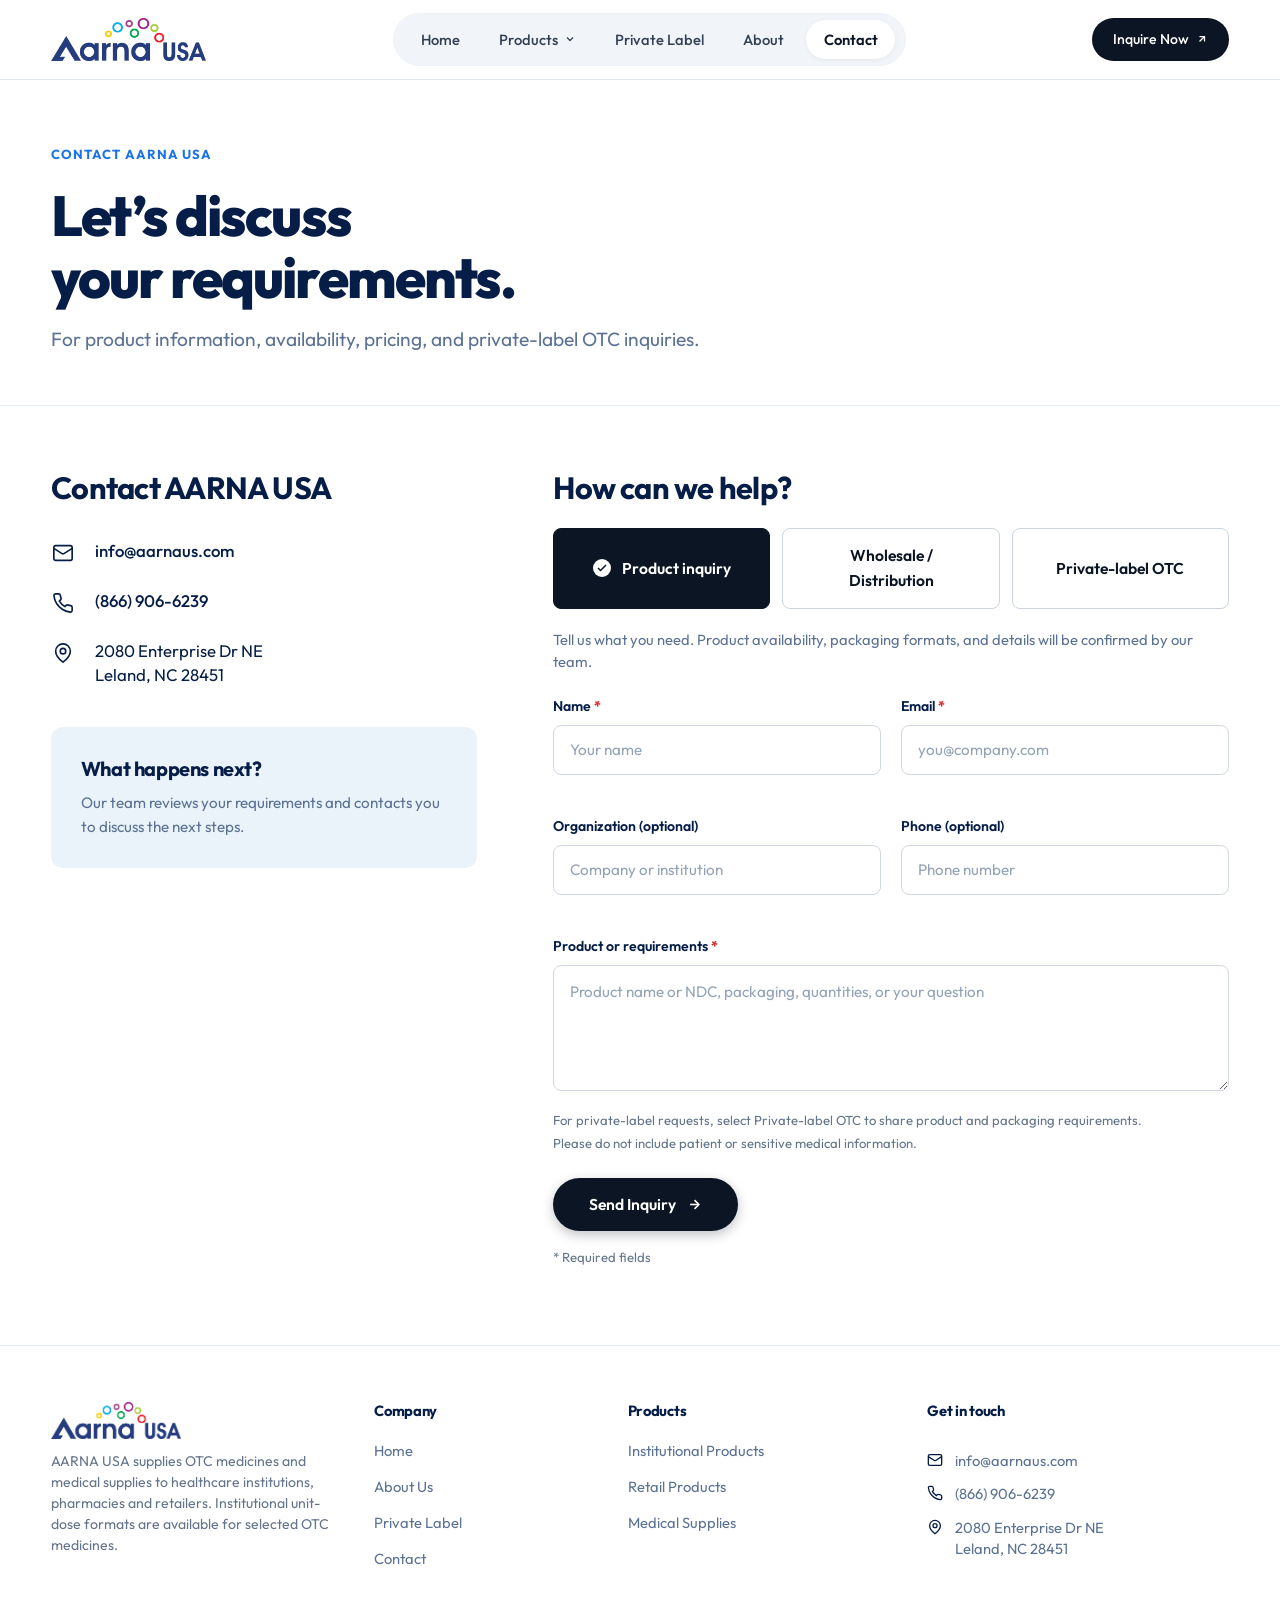
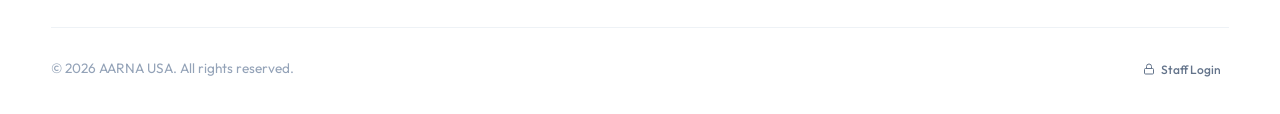
<file: contact.html>
<!DOCTYPE html>
<html lang="en">

<head>
  <meta charset="UTF-8">
  <meta name="viewport" content="width=device-width, initial-scale=1.0">
  <title>Contact AARNA USA | Healthcare &amp; Institutional Inquiries</title>
  <meta name="description"
    content="Contact AARNA USA for pharmaceutical product information, institutional availability, volume pricing, and private-label OTC manufacturing inquiries.">
  <link rel="canonical" href="https://www.aarnaus.com/contact">

  <!-- Open Graph / Facebook -->
  <meta property="og:type" content="website">
  <meta property="og:url" content="https://www.aarnaus.com/contact">
  <meta property="og:site_name" content="AARNA USA">
  <meta property="og:title" content="Contact AARNA USA | Healthcare &amp; Institutional Inquiries">
  <meta property="og:description"
    content="Contact AARNA USA for pharmaceutical product information, institutional availability, volume pricing, and private-label OTC manufacturing inquiries.">
  <meta property="og:image" content="https://www.aarnaus.com/assets/images/hero-tablets-bg.webp">

  <!-- Twitter Card -->
  <meta name="twitter:card" content="summary_large_image">
  <meta name="twitter:url" content="https://www.aarnaus.com/contact">
  <meta name="twitter:title" content="Contact AARNA USA | Healthcare &amp; Institutional Inquiries">
  <meta name="twitter:description"
    content="Contact AARNA USA for pharmaceutical product information, institutional availability, volume pricing, and private-label OTC manufacturing inquiries.">
  <meta name="twitter:image" content="https://www.aarnaus.com/assets/images/hero-tablets-bg.webp">

  <link rel="icon" type="image/png" href="assets/logos/aarna-logo-clean.png">

  <!-- Preconnect Google Fonts -->
  <link rel="preconnect" href="https://fonts.googleapis.com">
  <link rel="preconnect" href="https://fonts.gstatic.com" crossorigin>
  <link href="https://fonts.googleapis.com/css2?family=Outfit:wght@300;400;500;600;700;800&display=swap"
    rel="stylesheet">
  <link rel="stylesheet" href="css/styles.css?v=4.3">

  <!-- Schema.org ContactPage JSON-LD -->
  <script type="application/ld+json">
  {
    "@context": "https://schema.org",
    "@type": "ContactPage",
    "name": "Contact AARNA USA",
    "url": "https://www.aarnaus.com/contact",
    "description": "Contact AARNA USA for pharmaceutical product information, institutional availability, volume pricing, and private-label OTC manufacturing inquiries.",
    "mainEntity": {
      "@type": "Organization",
      "name": "AARNA USA",
      "telephone": "+1-866-906-6239",
      "email": "info@aarnaus.com",
      "address": {
        "@type": "PostalAddress",
        "streetAddress": "2080 Enterprise Dr NE",
        "addressLocality": "Leland",
        "addressRegion": "NC",
        "postalCode": "28451",
        "addressCountry": "US"
      }
    }
  }
  </script>
</head>

<body class="contact-page-body">

  <!-- SITE HEADER / NAVIGATION -->
  <header class="site-header" id="site-header">
    <div class="container header-container">
      <a href="index.html" class="brand-logo" aria-label="AARNA USA Homepage">
        <img src="assets/logos/aarna-logo-custom.webp" data-cms-media="logo_main" alt="AARNA USA Logo" width="130"
          height="44">
      </a>

      <!-- Desktop Navigation -->
      <nav class="main-nav" aria-label="Main Navigation">
        <div class="nav-pill-group">
          <a href="index.html" class="nav-link">Home</a>

          <div class="nav-dropdown-item">
            <button class="nav-link nav-dropdown-trigger" aria-haspopup="true" aria-expanded="false">
              Products
              <svg width="12" height="12" viewBox="0 0 24 24" fill="none" stroke="currentColor" stroke-width="2.5">
                <polyline points="6 9 12 15 18 9"></polyline>
              </svg>
            </button>
            <div class="nav-dropdown-menu" role="menu">
              <a href="institutional-products.html" class="dropdown-link" role="menuitem">
                <span class="dropdown-title">Institutional Products</span>
                <span class="dropdown-desc">Unit-dose oral liquids, tablets &amp; topicals</span>
              </a>
              <a href="retail-products.html" class="dropdown-link" role="menuitem">
                <span class="dropdown-title">Retail Products</span>
                <span class="dropdown-desc">OTC medicines in retail packaging</span>
              </a>
              <a href="medical-devices.html" class="dropdown-link" role="menuitem">
                <span class="dropdown-title">Medical Supplies</span>
                <span class="dropdown-desc">Spacers, needles, lancets &amp; supplies</span>
              </a>
            </div>
          </div>

          <a href="index.html#private-label-section" class="nav-link">Private Label</a>
          <a href="about.html" class="nav-link">About</a>
          <a href="contact.html" class="nav-link active">Contact</a>
        </div>
      </nav>

      <!-- Header Action CTA Pill -->
      <div class="header-action-group">
        <a href="contact.html" class="btn-header-pill">
          Inquire Now
          <svg width="12" height="12" viewBox="0 0 24 24" fill="none" stroke="currentColor" stroke-width="2.5">
            <line x1="7" y1="17" x2="17" y2="7"></line>
            <polyline points="7 7 17 7 17 17"></polyline>
          </svg>
        </a>
      </div>

      <!-- Mobile Hamburger Toggle -->
      <button class="mobile-nav-toggle" aria-label="Toggle navigation menu" aria-expanded="false">
        <span class="hamburger-line"></span>
        <span class="hamburger-line"></span>
        <span class="hamburger-line"></span>
      </button>
    </div>
  </header>

  <!-- MOBILE NAVIGATION DRAWER -->
  <div class="mobile-drawer" id="mobile-drawer" aria-hidden="true">
    <div class="mobile-drawer-content">
      <a href="index.html" class="mobile-drawer-link">Home</a>
      <a href="institutional-products.html" class="mobile-drawer-link">Institutional Products</a>
      <a href="retail-products.html" class="mobile-drawer-link">Retail Products</a>
      <a href="medical-devices.html" class="mobile-drawer-link">Medical Supplies</a>
      <a href="index.html#private-label-section" class="mobile-drawer-link">Private Label</a>
      <a href="about.html" class="mobile-drawer-link">About</a>
      <a href="contact.html" class="mobile-drawer-link active">Contact</a>

      <div style="margin-top: 1.5rem; padding-top: 1rem; border-top: 1px solid var(--color-border);">
        <button class="btn btn-primary trigger-catalog-download" style="width: 100%;">
          Download Our Catalog
          <svg width="16" height="16" viewBox="0 0 24 24" fill="none" stroke="currentColor" stroke-width="2.5">
            <path d="M21 15v4a2 2 0 0 1-2 2H5a2 2 0 0 1-2-2v-4"></path>
            <polyline points="7 10 12 15 17 10"></polyline>
            <line x1="12" y1="15" x2="12" y2="3"></line>
          </svg>
        </button>
      </div>
    </div>
  </div>

  <main>
    <!-- PAGE HERO HEADER -->
    <section class="contact-hero-section" aria-labelledby="contact-main-heading">
      <div class="container">
        <span class="contact-eyebrow" data-cms-key="contact_eyebrow">CONTACT AARNA USA</span>
        <h1 id="contact-main-heading" class="contact-hero-title" data-cms-key="contact_hero_title">
          Let’s discuss<br>your requirements.
        </h1>
        <p class="contact-hero-desc" data-cms-key="contact_hero_desc">
          For product information, availability, pricing, and private-label OTC inquiries.
        </p>
      </div>
      <div class="contact-hero-divider"></div>
    </section>

    <!-- MAIN CONTACT CONTENT GRID -->
    <section class="contact-content-section">
      <div class="container contact-main-layout">

        <!-- Left Column: Contact Info & Next Steps Box -->
        <div class="contact-info-column">
          <h2 class="contact-info-heading">Contact AARNA USA</h2>

          <div class="contact-info-list">
            <!-- Email -->
            <div class="contact-info-row">
              <div class="contact-info-icon" aria-hidden="true">
                <svg width="22" height="22" viewBox="0 0 24 24" fill="none" stroke="currentColor" stroke-width="1.8">
                  <rect x="2" y="4" width="20" height="16" rx="2"></rect>
                  <path d="m22 7-8.97 5.7a1.94 1.94 0 0 1-2.06 0L2 7"></path>
                </svg>
              </div>
              <div class="contact-info-text">
                <a href="mailto:info@aarnaus.com" data-cms-key="contact_email">info@aarnaus.com</a>
              </div>
            </div>

            <!-- Phone -->
            <div class="contact-info-row">
              <div class="contact-info-icon" aria-hidden="true">
                <svg width="22" height="22" viewBox="0 0 24 24" fill="none" stroke="currentColor" stroke-width="1.8">
                  <path
                    d="M22 16.92v3a2 2 0 0 1-2.18 2 19.79 19.79 0 0 1-8.63-3.07 19.5 19.5 0 0 1-6-6 19.79 19.79 0 0 1-3.07-8.67A2 2 0 0 1 4.11 2h3a2 2 0 0 1 2 1.72 12.84 12.84 0 0 0 .7 2.81 2 2 0 0 1-.45 2.11L8.09 9.91a16 16 0 0 0 6 6l1.27-1.27a2 2 0 0 1 2.11-.45 12.84 12.84 0 0 0 2.81.7A2 2 0 0 1 22 16.92z">
                  </path>
                </svg>
              </div>
              <div class="contact-info-text">
                <a href="tel:8669066239" data-cms-key="contact_phone">(866) 906-6239</a>
              </div>
            </div>

            <!-- Address -->
            <div class="contact-info-row">
              <div class="contact-info-icon" aria-hidden="true">
                <svg width="22" height="22" viewBox="0 0 24 24" fill="none" stroke="currentColor" stroke-width="1.8">
                  <path d="M20 10c0 6-8 12-8 12s-8-6-8-12a8 8 0 0 1 16 0Z"></path>
                  <circle cx="12" cy="10" r="3"></circle>
                </svg>
              </div>
              <div class="contact-info-text">
                <span data-cms-key="contact_address_line1">2080 Enterprise Dr NE</span><br>
                <span data-cms-key="contact_address_line2">Leland, NC 28451</span>
              </div>
            </div>
          </div>

          <!-- What happens next box -->
          <div class="contact-next-steps-card">
            <h3 class="next-steps-title" data-cms-key="contact_next_title">What happens next?</h3>
            <p class="next-steps-desc" data-cms-key="contact_next_desc">
              Our team reviews your requirements and contacts you to discuss the next steps.
            </p>
          </div>
        </div>

        <!-- Right Column: Interactive Inquiry Form -->
        <div class="contact-form-column">
          <h2 class="contact-form-heading">How can we help?</h2>

          <form id="aarna-contact-form" novalidate aria-label="Contact inquiry form">
            <!-- Inquiry Type Toggle Buttons -->
            <div class="inquiry-toggle-group" role="tablist" aria-label="Select inquiry type">
              <button type="button" class="inquiry-toggle-btn active" id="toggle-product" data-value="Product inquiry"
                role="tab" aria-selected="true">
                <span class="toggle-check-badge" aria-hidden="true">
                  <svg width="12" height="12" viewBox="0 0 24 24" fill="none" stroke="currentColor" stroke-width="3">
                    <polyline points="20 6 9 17 4 12"></polyline>
                  </svg>
                </span>
                <span>Product inquiry</span>
              </button>
              <button type="button" class="inquiry-toggle-btn" id="toggle-wholesale"
                data-value="Wholesale / Distribution" role="tab" aria-selected="false">
                <span>Wholesale / Distribution</span>
              </button>
              <button type="button" class="inquiry-toggle-btn" id="toggle-private-label" data-value="Private-label OTC"
                role="tab" aria-selected="false">
                <span>Private-label OTC</span>
              </button>
            </div>
            <input type="hidden" name="inquiryType" id="inquiryTypeInput" value="Product inquiry">

            <p class="inquiry-helper-text" id="inquiryHelperText">
              Tell us what you need. Product availability, packaging formats, and details will be confirmed by our team.
            </p>

            <!-- Form Grid: Name & Email -->
            <div class="contact-fields-grid">
              <div class="contact-field-group">
                <label for="contact-name" class="contact-field-label">Name <span
                    class="required-asterisk">*</span></label>
                <input type="text" id="contact-name" name="name" class="contact-input-control" placeholder="Your name"
                  maxlength="100" required>
              </div>
              <div class="contact-field-group">
                <label for="contact-email" class="contact-field-label">Email <span
                    class="required-asterisk">*</span></label>
                <input type="email" id="contact-email" name="email" class="contact-input-control"
                  placeholder="you@company.com" maxlength="150" required>
              </div>
            </div>

            <!-- Form Grid: Organization & Phone -->
            <div class="contact-fields-grid">
              <div class="contact-field-group">
                <label for="contact-org" class="contact-field-label">Organization (optional)</label>
                <input type="text" id="contact-org" name="organization" class="contact-input-control"
                  placeholder="Company or institution" maxlength="150">
              </div>
              <div class="contact-field-group">
                <label for="contact-phone" class="contact-field-label">Phone (optional)</label>
                <input type="tel" id="contact-phone" name="phone" class="contact-input-control"
                  placeholder="Phone number" maxlength="30">
              </div>
            </div>

            <!-- Product or Requirements Textarea -->
            <div class="contact-field-group">
              <label for="contact-message" class="contact-field-label">Product or requirements <span
                  class="required-asterisk">*</span></label>
              <textarea id="contact-message" name="message" class="contact-textarea-control" rows="4"
                placeholder="Product name or NDC, packaging, quantities, or your question" maxlength="3000"
                required></textarea>
            </div>

            <!-- Disclaimers -->
            <div class="contact-disclaimers">
              <p>For private-label requests, select Private-label OTC to share product and packaging requirements.</p>
              <p>Please do not include patient or sensitive medical information.</p>
            </div>

            <!-- Submit Button -->
            <div class="contact-submit-row">
              <button type="submit" class="btn-send-inquiry" id="contact-submit-btn">
                <span>Send Inquiry</span>
                <svg width="15" height="15" viewBox="0 0 24 24" fill="none" stroke="currentColor" stroke-width="2.5">
                  <line x1="5" y1="12" x2="19" y2="12"></line>
                  <polyline points="12 5 19 12 12 19"></polyline>
                </svg>
              </button>
            </div>

            <p class="required-footnote">* Required fields</p>
          </form>
        </div>

      </div>
    </section>
  </main>

  <!-- SITE FOOTER -->
  <footer class="contact-site-footer">
    <div class="container">
      <div class="contact-footer-grid">
        <!-- Col 1: Brand Logo -->
        <div class="contact-footer-brand">
          <a href="index.html" class="contact-footer-logo">
            <img src="assets/logos/aarna-logo-custom.webp" data-cms-media="logo_main" alt="AARNA USA Logo" width="130"
              height="48">
          </a>
          <p class="footer-desc" data-cms-key="footer_desc"
            style="margin-top: 0.75rem; font-size: 0.88rem; line-height: 1.5; color: var(--color-text-muted, #64748b);">
            AARNA USA supplies OTC medicines and medical supplies to healthcare institutions, pharmacies and retailers.
            Institutional unit-dose formats are available for selected OTC medicines.</p>
        </div>

        <!-- Col 2: Company -->
        <div class="contact-footer-col">
          <h4>Company</h4>
          <ul>
            <li><a href="index.html">Home</a></li>
            <li><a href="about.html">About Us</a></li>
            <li><a href="index.html#private-label-section">Private Label</a></li>
            <li><a href="contact.html">Contact</a></li>
          </ul>
        </div>

        <!-- Col 3: Products -->
        <div class="contact-footer-col">
          <h4>Products</h4>
          <ul>
            <li><a href="institutional-products.html">Institutional Products</a></li>
            <li><a href="retail-products.html">Retail Products</a></li>
            <li><a href="medical-devices.html">Medical Supplies</a></li>
          </ul>
        </div>

        <!-- Col 4: Get in touch -->
        <div class="contact-footer-col contact-footer-touch">
          <h4>Get in touch</h4>
          <div class="contact-touch-item">
            <svg width="16" height="16" viewBox="0 0 24 24" fill="none" stroke="currentColor" stroke-width="2">
              <rect x="2" y="4" width="20" height="16" rx="2"></rect>
              <path d="m22 7-8.97 5.7a1.94 1.94 0 0 1-2.06 0L2 7"></path>
            </svg>
            <a href="mailto:info@aarnaus.com">info@aarnaus.com</a>
          </div>
          <div class="contact-touch-item">
            <svg width="16" height="16" viewBox="0 0 24 24" fill="none" stroke="currentColor" stroke-width="2">
              <path
                d="M22 16.92v3a2 2 0 0 1-2.18 2 19.79 19.79 0 0 1-8.63-3.07 19.5 19.5 0 0 1-6-6 19.79 19.79 0 0 1-3.07-8.67A2 2 0 0 1 4.11 2h3a2 2 0 0 1 2 1.72 12.84 12.84 0 0 0 .7 2.81 2 2 0 0 1-.45 2.11L8.09 9.91a16 16 0 0 0 6 6l1.27-1.27a2 2 0 0 1 2.11-.45 12.84 12.84 0 0 0 2.81.7A2 2 0 0 1 22 16.92z">
              </path>
            </svg>
            <a href="tel:8669066239">(866) 906-6239</a>
          </div>
          <div class="contact-touch-item">
            <svg width="16" height="16" viewBox="0 0 24 24" fill="none" stroke="currentColor" stroke-width="2">
              <path d="M20 10c0 6-8 12-8 12s-8-6-8-12a8 8 0 0 1 16 0Z"></path>
              <circle cx="12" cy="10" r="3"></circle>
            </svg>
            <span>2080 Enterprise Dr NE<br>Leland, NC 28451</span>
          </div>
        </div>
      </div>

      <div class="contact-footer-copyright"
        style="display: flex; align-items: center; justify-content: space-between; flex-wrap: wrap; gap: 1rem;">
        <span>© 2026 AARNA USA. All rights reserved.</span>
        <a href="admin.html" rel="nofollow" class="footer-staff-access" aria-label="Staff Portal Access"
          title="Staff Portal Access">
          <svg width="12" height="12" viewBox="0 0 24 24" fill="none" stroke="currentColor" stroke-width="2">
            <rect x="3" y="11" width="18" height="11" rx="2" ry="2"></rect>
            <path d="M7 11V7a5 5 0 0 1 10 0v4"></path>
          </svg>
          Staff Login
        </a>
      </div>
    </div>
  </footer>

  <script src="scripts/products-data.js?v=3.2"></script>
  <script src="scripts/store.js?v=3.2"></script>
  <script src="scripts/app.js?v=5.0"></script>
  <script src="scripts/contact.js?v=3.2"></script>
</body>

</html>
</file>
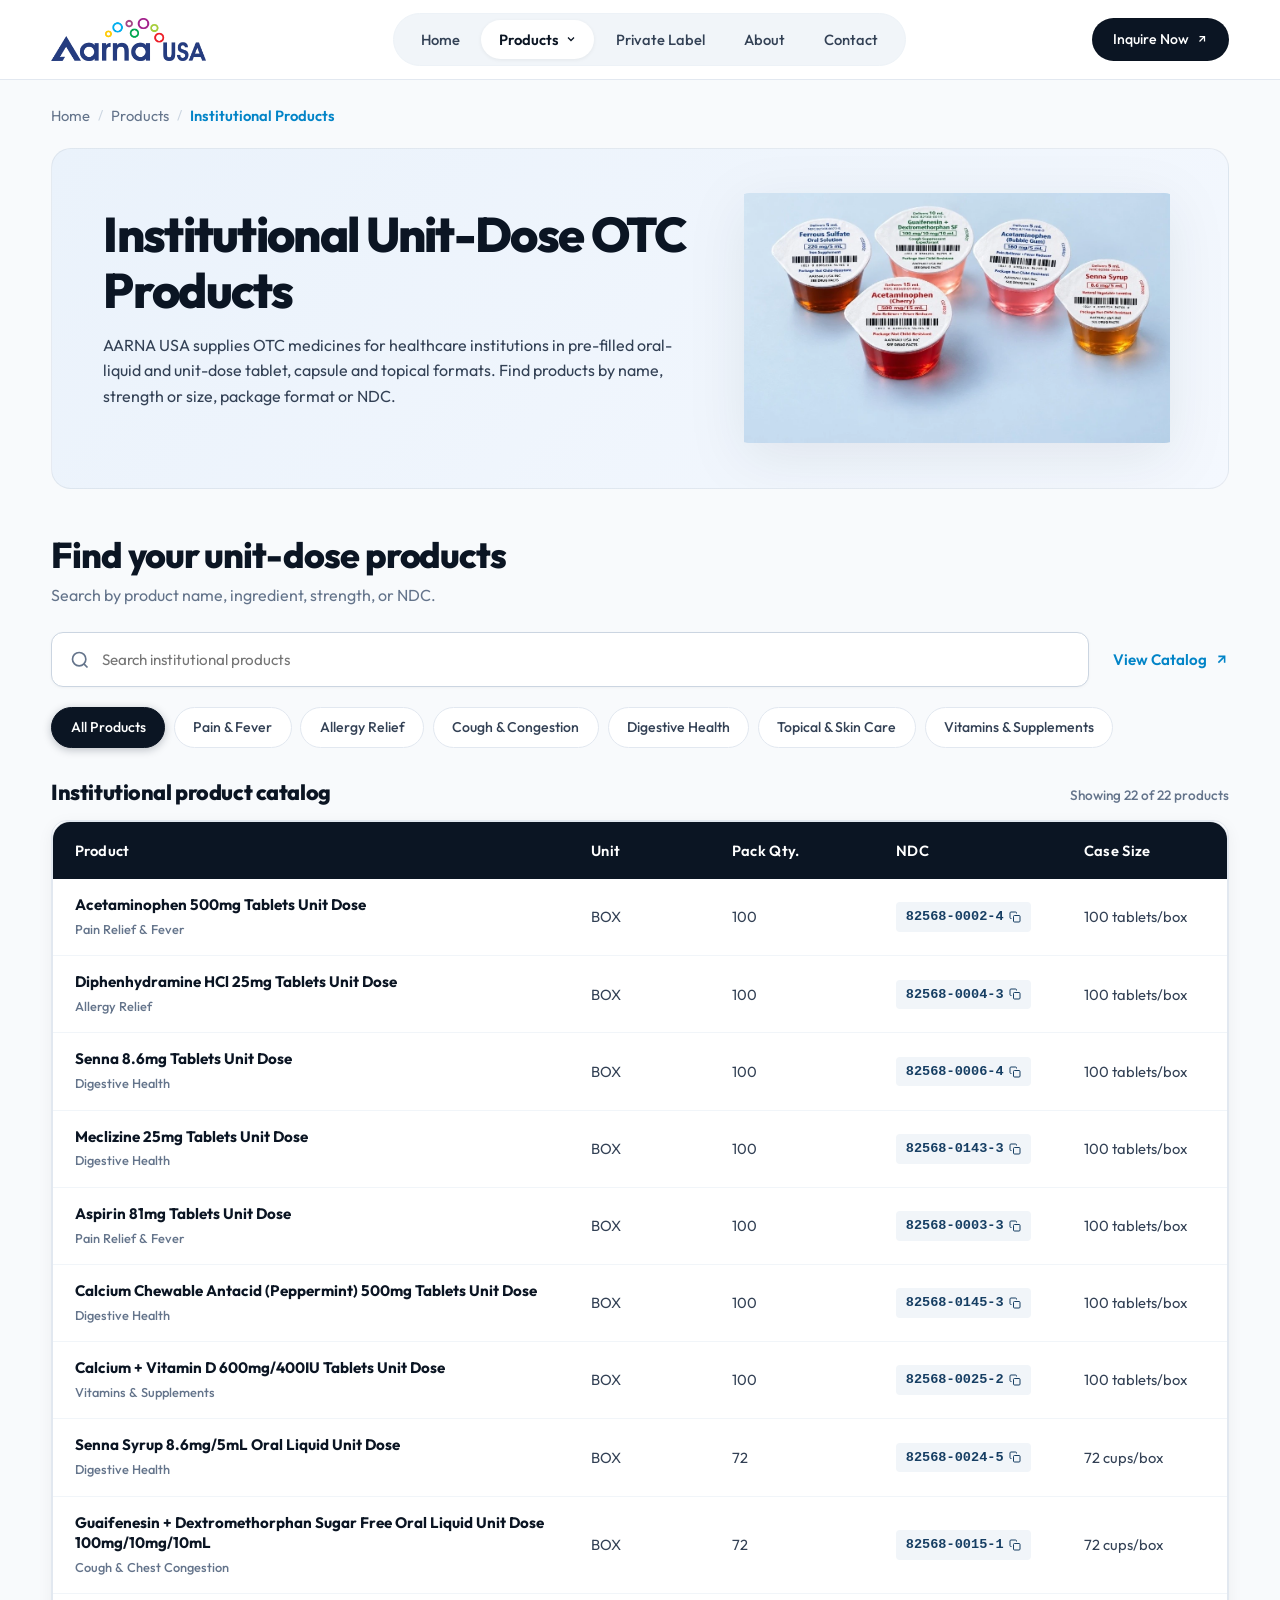
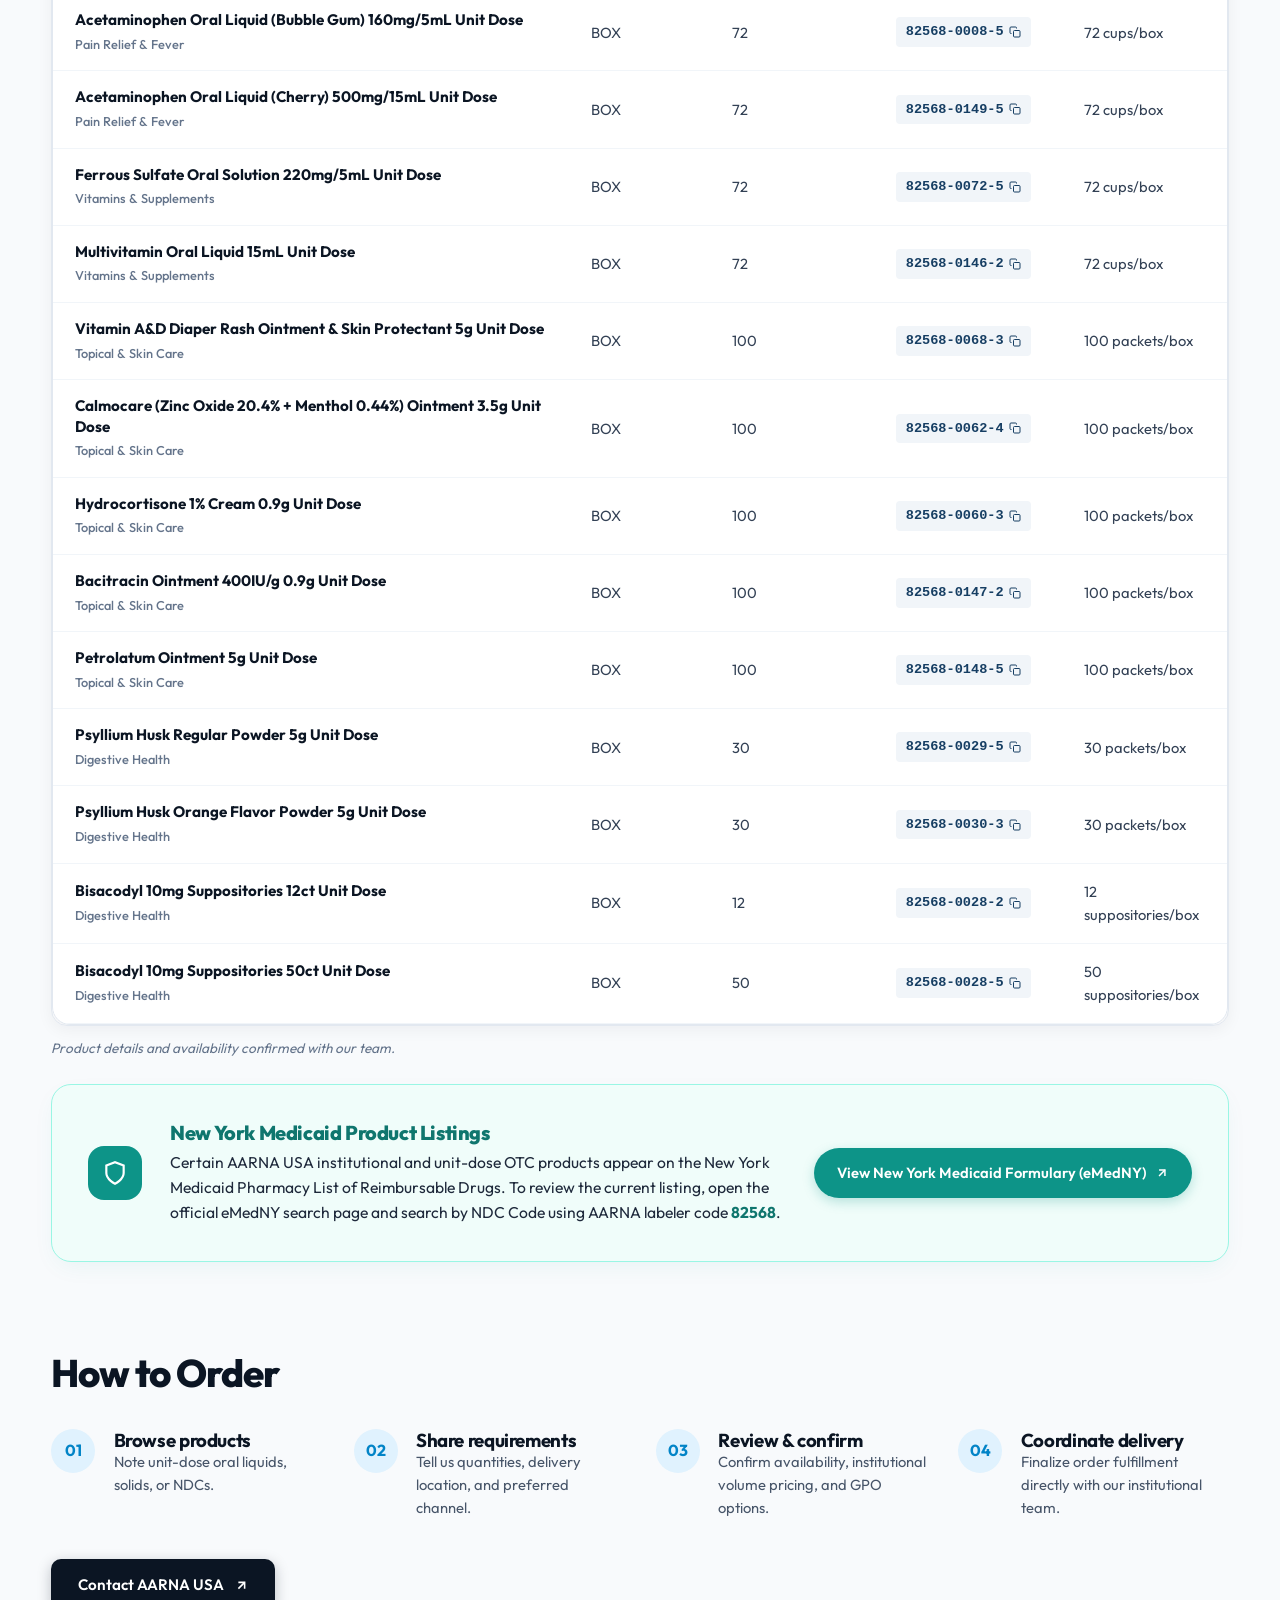
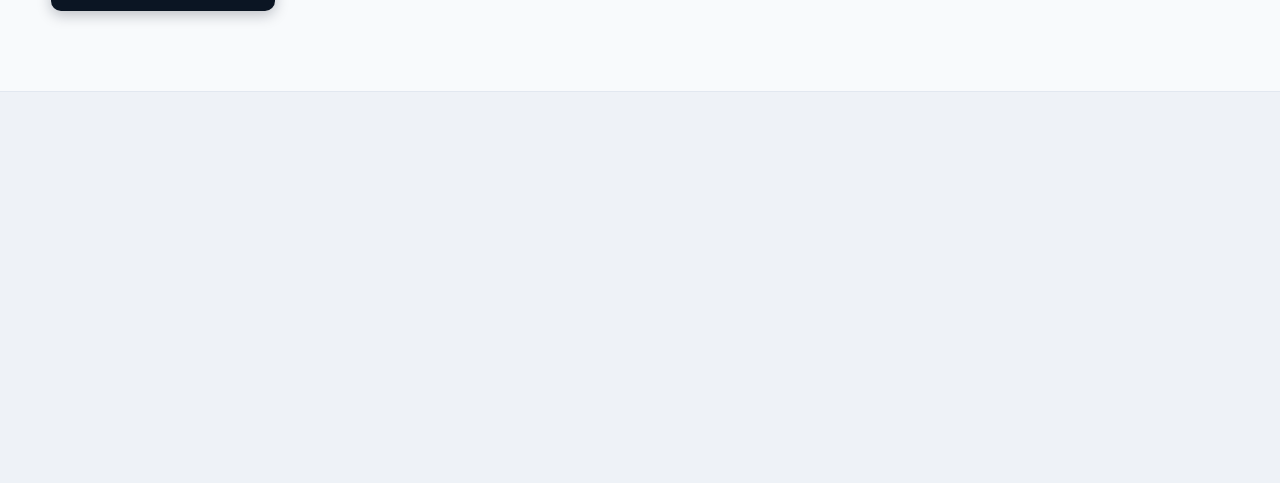
<file: institutional-products.html>
<!DOCTYPE html>
<html lang="en">
<head>
  <meta charset="UTF-8">
  <meta name="viewport" content="width=device-width, initial-scale=1.0">
  <title>Institutional Unit-Dose OTC Products &amp; Cups | AARNA USA</title>
  <meta name="description" content="Explore AARNA USA pre-filled unit-dose oral liquid cups and OTC medicines for healthcare institutions: Tussin DM, Acetaminophen, Diphenhydramine &amp; more.">
  <link rel="canonical" href="https://www.aarnaus.com/institutional-products">

  <!-- Open Graph / Facebook -->
  <meta property="og:type" content="website">
  <meta property="og:url" content="https://www.aarnaus.com/institutional-products">
  <meta property="og:site_name" content="AARNA USA">
  <meta property="og:title" content="Institutional Unit-Dose OTC Products &amp; Cups | AARNA USA">
  <meta property="og:description" content="Explore AARNA USA pre-filled unit-dose oral liquid cups and OTC medicines for healthcare institutions: Tussin DM, Acetaminophen, Diphenhydramine &amp; more.">
  <meta property="og:image" content="https://www.aarnaus.com/assets/images/cups-liquid-dosage.webp">

  <!-- Twitter Card -->
  <meta name="twitter:card" content="summary_large_image">
  <meta name="twitter:url" content="https://www.aarnaus.com/institutional-products">
  <meta name="twitter:title" content="Institutional Unit-Dose OTC Products &amp; Cups | AARNA USA">
  <meta name="twitter:description" content="Explore AARNA USA pre-filled unit-dose oral liquid cups and OTC medicines for healthcare institutions: Tussin DM, Acetaminophen, Diphenhydramine &amp; more.">
  <meta name="twitter:image" content="https://www.aarnaus.com/assets/images/cups-liquid-dosage.webp">

  <link rel="icon" type="image/png" href="assets/logos/aarna-logo-clean.png">

  <!-- Preconnect Google Fonts -->
  <link rel="preconnect" href="https://fonts.googleapis.com">
  <link rel="preconnect" href="https://fonts.gstatic.com" crossorigin>
  <link href="https://fonts.googleapis.com/css2?family=Outfit:wght@300;400;500;600;700;800&display=swap" rel="stylesheet">
  <link rel="stylesheet" href="css/styles.css?v=4.3">

  <!-- Schema.org BreadcrumbList & CollectionPage JSON-LD -->
  <script type="application/ld+json">
  {
    "@context": "https://schema.org",
    "@graph": [
      {
        "@type": "BreadcrumbList",
        "itemListElement": [
          {
            "@type": "ListItem",
            "position": 1,
            "name": "Home",
            "item": "https://www.aarnaus.com/"
          },
          {
            "@type": "ListItem",
            "position": 2,
            "name": "Institutional Products",
            "item": "https://www.aarnaus.com/institutional-products"
          }
        ]
      },
      {
        "@type": "CollectionPage",
        "@id": "https://www.aarnaus.com/institutional-products#collection",
        "name": "Institutional Unit-Dose OTC Products",
        "url": "https://www.aarnaus.com/institutional-products",
        "description": "Pre-filled unit-dose oral liquid cups and institutional OTC products for hospitals, long-term care, and healthcare facilities."
      }
    ]
  }
  </script>
</head>
<body>

  <!-- SITE HEADER -->
  <header class="site-header" id="site-header">
    <div class="container header-container">
      <a href="index.html" class="brand-logo" aria-label="AARNA USA Homepage">
        <img src="assets/logos/aarna-logo-custom.webp" data-cms-media="logo_main" alt="AARNA USA Logo" width="130" height="44">
      </a>

      <!-- Desktop Navigation -->
      <nav class="main-nav" aria-label="Main Navigation">
        <div class="nav-pill-group">
          <a href="index.html" class="nav-link">Home</a>
          
          <div class="nav-dropdown-item">
            <button class="nav-link nav-dropdown-trigger active" aria-haspopup="true" aria-expanded="false">
              Products
              <svg width="12" height="12" viewBox="0 0 24 24" fill="none" stroke="currentColor" stroke-width="2.5"><polyline points="6 9 12 15 18 9"></polyline></svg>
            </button>
            <div class="nav-dropdown-menu" role="menu">
              <a href="institutional-products.html" class="dropdown-link active" role="menuitem">
                <span class="dropdown-title">Institutional Products</span>
                <span class="dropdown-desc">Unit-dose oral liquids, tablets &amp; topicals</span>
              </a>
              <a href="retail-products.html" class="dropdown-link" role="menuitem">
                <span class="dropdown-title">Retail Products</span>
                <span class="dropdown-desc">OTC medicines in retail packaging</span>
              </a>
              <a href="medical-devices.html" class="dropdown-link" role="menuitem">
                <span class="dropdown-title">Medical Supplies</span>
                <span class="dropdown-desc">Spacers, needles, lancets &amp; supplies</span>
              </a>
            </div>
          </div>

          <a href="index.html#private-label-section" class="nav-link">Private Label</a>
          <a href="about.html" class="nav-link">About</a>
          <a href="contact.html" class="nav-link">Contact</a>
        </div>
      </nav>

      <!-- Header Action CTA Pill -->
      <div class="header-action-group">
        <a href="contact.html" class="btn-header-pill">
          Inquire Now
          <svg width="12" height="12" viewBox="0 0 24 24" fill="none" stroke="currentColor" stroke-width="2.5"><line x1="7" y1="17" x2="17" y2="7"></line><polyline points="7 7 17 7 17 17"></polyline></svg>
        </a>
      </div>

      <!-- Mobile Hamburger Toggle -->
      <button class="mobile-nav-toggle" aria-label="Toggle navigation menu" aria-expanded="false">
        <span class="hamburger-line"></span>
        <span class="hamburger-line"></span>
        <span class="hamburger-line"></span>
      </button>
    </div>
  </header>

  <!-- MOBILE NAVIGATION DRAWER -->
  <div class="mobile-drawer" id="mobile-drawer" aria-hidden="true">
    <div class="mobile-drawer-content">
      <a href="index.html" class="mobile-drawer-link">Home</a>
      <a href="institutional-products.html" class="mobile-drawer-link active">Institutional Products</a>
      <a href="retail-products.html" class="mobile-drawer-link">Retail Products</a>
      <a href="medical-devices.html" class="mobile-drawer-link">Medical Supplies</a>
      <a href="index.html#private-label-section" class="mobile-drawer-link">Private Label</a>
      <a href="about.html" class="mobile-drawer-link">About</a>
      <a href="contact.html" class="mobile-drawer-link">Contact</a>

      <div style="margin-top: 1.5rem; padding-top: 1rem; border-top: 1px solid var(--color-border);">
        <button class="btn btn-primary trigger-catalog-download" style="width: 100%;">
          Download Our Catalog
          <svg width="16" height="16" viewBox="0 0 24 24" fill="none" stroke="currentColor" stroke-width="2.5"><path d="M21 15v4a2 2 0 0 1-2 2H5a2 2 0 0 1-2-2v-4"></path><polyline points="7 10 12 15 17 10"></polyline><line x1="12" y1="15" x2="12" y2="3"></line></svg>
        </button>
      </div>
    </div>
  </div>

  <main>
    <!-- BREADCRUMB -->
    <nav class="products-breadcrumb" aria-label="Breadcrumb">
      <div class="container">
        <ol class="breadcrumb-list">
          <li><a href="index.html">Home</a></li>
          <li class="breadcrumb-sep">/</li>
          <li><span>Products</span></li>
          <li class="breadcrumb-sep">/</li>
          <li class="breadcrumb-current" aria-current="page">Institutional Products</li>
        </ol>
      </div>
    </nav>

    <!-- PAGE HERO BANNER -->
    <section class="products-hero-section" aria-labelledby="inst-page-heading">
      <div class="container">
        <div class="products-hero-card">
          <div class="products-hero-text">
            <h1 id="inst-page-heading" class="products-hero-title" data-cms-key="inst_page_title">Institutional Unit-Dose OTC Products</h1>
            <p class="products-hero-desc" data-cms-key="inst_page_desc">AARNA USA supplies OTC medicines for healthcare institutions in pre-filled oral-liquid and unit-dose tablet, capsule and topical formats. Find products by name, strength or size, package format or NDC.</p>
          </div>
          <div class="products-hero-media">
            <img src="assets/images/cups-liquid-dosage.webp?v=2" data-cms-media="inst_hero_img" alt="Institutional unit-dose oral liquid cups" class="products-hero-img" width="540" height="340" fetchpriority="high">
          </div>
        </div>
      </div>
    </section>

    <!-- CATALOG CONTENT & TABLE -->
    <section class="products-catalog-section" aria-labelledby="inst-catalog-heading">
      <div class="container">
        
        <!-- Header -->
        <div class="catalog-section-header">
          <h2 id="inst-catalog-heading" class="catalog-main-title">Find your unit-dose products</h2>
          <p class="catalog-main-desc">Search by product name, ingredient, strength, or NDC.</p>
        </div>

        <!-- Search Input & View Catalog -->
        <div class="catalog-search-row">
          <div class="catalog-search-input-wrap">
            <svg class="search-glass-icon" width="20" height="20" viewBox="0 0 24 24" fill="none" stroke="currentColor" stroke-width="2">
              <circle cx="11" cy="11" r="8"></circle>
              <line x1="21" y1="21" x2="16.65" y2="16.65"></line>
            </svg>
            <input type="text" class="catalog-search-input" placeholder="Search institutional products" aria-label="Search institutional products">
            <button class="catalog-search-clear" aria-label="Clear search" style="display: none;">&times;</button>
          </div>
          <a href="assets/downloads/Aarna_USA_Product_Catalog.pdf?v=5" target="_blank" rel="noopener noreferrer" class="view-catalog-link">
            View Catalog
            <svg width="15" height="15" viewBox="0 0 24 24" fill="none" stroke="currentColor" stroke-width="2.5">
              <line x1="7" y1="17" x2="17" y2="7"></line>
              <polyline points="7 7 17 7 17 17"></polyline>
            </svg>
          </a>
        </div>

        <!-- Category Filter Pills -->
        <div class="category-pills-row" role="tablist" aria-label="Filter institutional products by category">
          <button class="filter-pill active" data-category="All" role="tab" aria-selected="true">All Products</button>
          <button class="filter-pill" data-category="Pain Relief & Fever" role="tab" aria-selected="false">Pain &amp; Fever</button>
          <button class="filter-pill" data-category="Allergy Relief" role="tab" aria-selected="false">Allergy Relief</button>
          <button class="filter-pill" data-category="Cough & Chest Congestion" role="tab" aria-selected="false">Cough &amp; Congestion</button>
          <button class="filter-pill" data-category="Digestive Health" role="tab" aria-selected="false">Digestive Health</button>
          <button class="filter-pill" data-category="Topical & Skin Care" role="tab" aria-selected="false">Topical &amp; Skin Care</button>
          <button class="filter-pill" data-category="Vitamins & Supplements" role="tab" aria-selected="false">Vitamins &amp; Supplements</button>
        </div>

        <!-- Table Meta Bar -->
        <div class="table-top-meta">
          <h3 class="table-catalog-title">Institutional product catalog</h3>
          <span class="table-preview-note table-results-count">Showing products</span>
        </div>

        <!-- Accessible Responsive Table (No Inquire Column) -->
        <div class="modern-table-card">
          <div class="table-wrapper" tabindex="0" role="region" aria-label="Institutional Products Catalog Table">
            <table class="product-table" data-catalog="institutional">
              <thead>
                <tr>
                  <th scope="col" style="width: 44%;">Product</th>
                  <th scope="col" style="width: 12%;">Unit</th>
                  <th scope="col" style="width: 14%;">Pack Qty.</th>
                  <th scope="col" style="width: 16%;">NDC</th>
                  <th scope="col" style="width: 14%;">Case Size</th>
                </tr>
              </thead>
              <tbody>
                <!-- Injected dynamically by scripts/app.js -->
              </tbody>
            </table>
          </div>
        </div>
        <p class="table-disclaimer-note">Product details and availability confirmed with our team.</p>

        <!-- NY MEDICAID / EMEDNY DIRECT VERIFICATION CARD -->
        <div class="emedny-notice-card" role="region" aria-label="New York Medicaid Information">
          <div class="emedny-card-body">
            <div class="emedny-icon-col" aria-hidden="true">
              <svg width="26" height="26" viewBox="0 0 24 24" fill="none" stroke="currentColor" stroke-width="2"><path d="M12 22s8-4 8-10V5l-8-3-8 3v7c0 6 8 10 8 10z"></path></svg>
            </div>
            <div class="emedny-text-col">
              <h3 class="emedny-card-title">New York Medicaid Product Listings</h3>
              <p class="emedny-card-desc">
                Certain AARNA USA institutional and unit-dose OTC products appear on the New York Medicaid Pharmacy List of Reimbursable Drugs. To review the current listing, open the official eMedNY search page and search by NDC Code using AARNA labeler code <strong>82568</strong>.
              </p>
            </div>
            <div class="emedny-action-col">
              <a href="https://www.emedny.org/info/formfile.aspx" target="_blank" rel="noopener noreferrer" class="btn-emedny-link">
                <span>View New York Medicaid Formulary (eMedNY)</span>
                <svg width="14" height="14" viewBox="0 0 24 24" fill="none" stroke="currentColor" stroke-width="2.5"><line x1="7" y1="17" x2="17" y2="7"></line><polyline points="7 7 17 7 17 17"></polyline></svg>
              </a>
            </div>
          </div>
        </div>

        <!-- HOW TO ORDER SECTION -->
        <section class="how-to-order-section" aria-labelledby="order-heading">
          <h2 id="order-heading" class="how-to-order-title">How to Order</h2>
          
          <div class="how-to-order-grid how-to-order-grid-4">
            <div class="order-step-card">
              <div class="step-num-badge">01</div>
              <div class="step-card-text">
                <h3 class="order-step-title">Browse products</h3>
                <p>Note unit-dose oral liquids, solids, or NDCs.</p>
              </div>
            </div>

            <div class="order-step-card">
              <div class="step-num-badge">02</div>
              <div class="step-card-text">
                <h3 class="order-step-title">Share requirements</h3>
                <p>Tell us quantities, delivery location, and preferred channel.</p>
              </div>
            </div>

            <div class="order-step-card">
              <div class="step-num-badge">03</div>
              <div class="step-card-text">
                <h3 class="order-step-title">Review &amp; confirm</h3>
                <p>Confirm availability, institutional volume pricing, and GPO options.</p>
              </div>
            </div>

            <div class="order-step-card">
              <div class="step-num-badge">04</div>
              <div class="step-card-text">
                <h3 class="order-step-title">Coordinate delivery</h3>
                <p>Finalize order fulfillment directly with our institutional team.</p>
              </div>
            </div>
          </div>

          <div class="how-to-order-action">
            <a href="contact.html" class="btn-order-contact">
              Contact AARNA USA
              <svg width="15" height="15" viewBox="0 0 24 24" fill="none" stroke="currentColor" stroke-width="2.5">
                <line x1="7" y1="17" x2="17" y2="7"></line>
                <polyline points="7 7 17 7 17 17"></polyline>
              </svg>
            </a>
          </div>
        </section>

      </div>
    </section>
  </main>

  <!-- SITE FOOTER -->
  <footer class="site-footer">
    <div class="container">
      <div class="footer-top-grid">
        <!-- Col 1: Brand Info -->
        <div class="footer-brand">
          <a href="index.html" class="footer-logo">
            <img src="assets/logos/aarna-logo-custom.webp" data-cms-media="logo_main" alt="AARNA USA Logo" width="130" height="48">
          </a>
          <span class="footer-tagline" data-cms-key="company_tagline">Reliable products for better care</span>
          <p class="footer-desc" data-cms-key="footer_desc">AARNA USA supplies OTC medicines and medical supplies to healthcare institutions, pharmacies and retailers. Institutional unit-dose formats are available for selected OTC medicines.</p>
        </div>

        <!-- Col 2: Company Links -->
        <div class="footer-column">
          <h4>Company</h4>
          <ul class="footer-links-list">
            <li><a href="index.html" class="footer-link">Home</a></li>
            <li><a href="about.html" class="footer-link">About Us</a></li>
            <li><a href="index.html#private-label-section" class="footer-link">Private Label</a></li>
            <li><a href="contact.html" class="footer-link">Contact</a></li>
          </ul>
        </div>

        <!-- Col 3: Products Links -->
        <div class="footer-column">
          <h4>Products</h4>
          <ul class="footer-links-list">
            <li><a href="institutional-products.html" class="footer-link active">Institutional Products</a></li>
            <li><a href="retail-products.html" class="footer-link">Retail Products</a></li>
            <li><a href="medical-devices.html" class="footer-link">Medical Supplies</a></li>
          </ul>
        </div>

        <!-- Col 4: Get in Touch -->
        <div class="footer-column">
          <h4>Get in Touch</h4>
          <div class="footer-contact-info">
            <p data-cms-key="contact_address_line1">2080 Enterprise Dr NE<br>Leland, NC 28451</p>
            <p><a href="tel:8669066239" data-cms-key="contact_phone">(866) 906-6239</a></p>
            <p><a href="mailto:info@aarnaus.com" data-cms-key="contact_email">info@aarnaus.com</a></p>
          </div>
          <button class="footer-catalog-btn trigger-catalog-download">
            <span>Download our catalog</span>
            <svg width="18" height="18" viewBox="0 0 24 24" fill="none" stroke="currentColor" stroke-width="2"><circle cx="12" cy="12" r="10"></circle><polyline points="12 16 16 12 12 8"></polyline><line x1="8" y1="12" x2="16" y2="12"></line></svg>
          </button>
        </div>
      </div>

      <div class="footer-bottom-bar">
        <span>© 2026 AARNA USA. All rights reserved.</span>
        <div class="footer-bottom-right">
          <a href="admin.html" rel="nofollow" class="footer-staff-access" aria-label="Staff Portal Access" title="Staff Portal Access">
            <svg width="12" height="12" viewBox="0 0 24 24" fill="none" stroke="currentColor" stroke-width="2"><rect x="3" y="11" width="18" height="11" rx="2" ry="2"></rect><path d="M7 11V7a5 5 0 0 1 10 0v4"></path></svg>
            Staff Login
          </a>
        </div>
      </div>
    </div>
  </footer>

  <script src="scripts/products-data.js?v=3.2"></script>
  <script src="scripts/store.js?v=3.2"></script>
  <script src="scripts/app.js?v=5.0"></script>
</body>
</html>
</file>
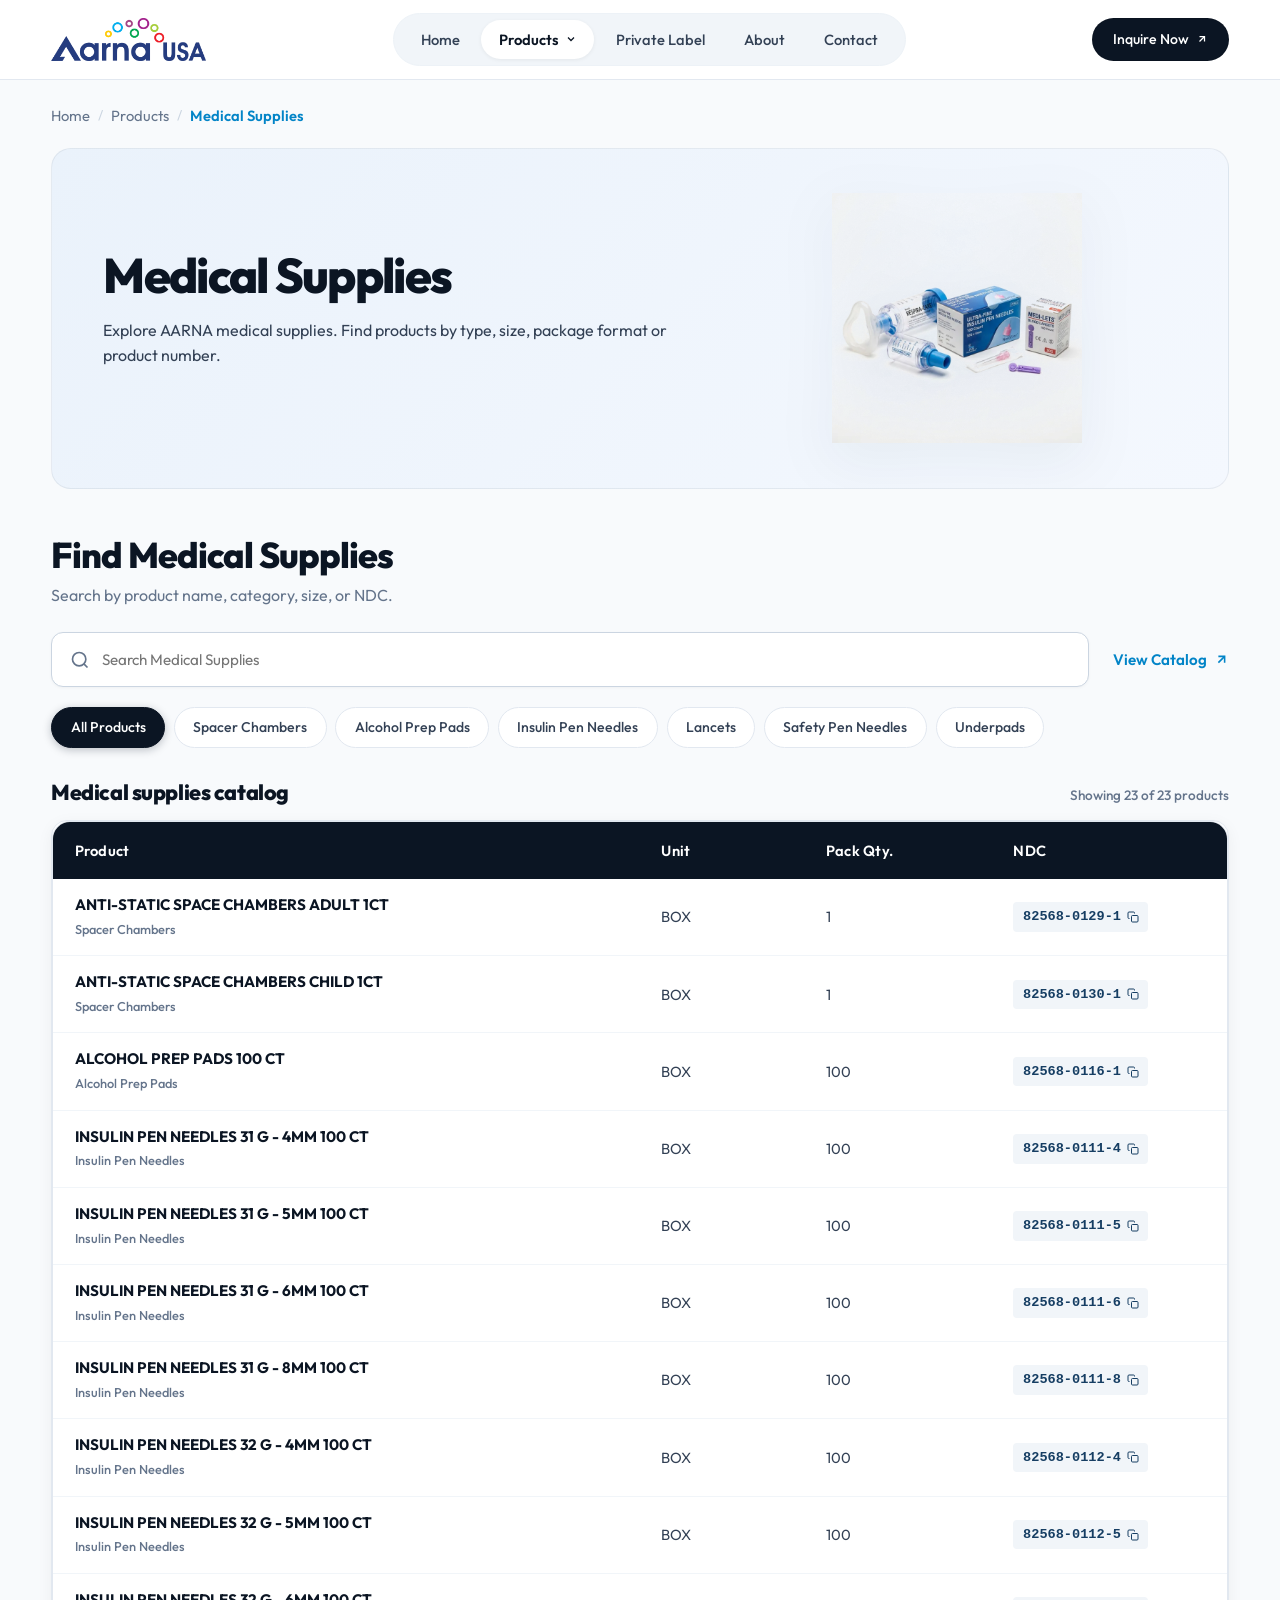
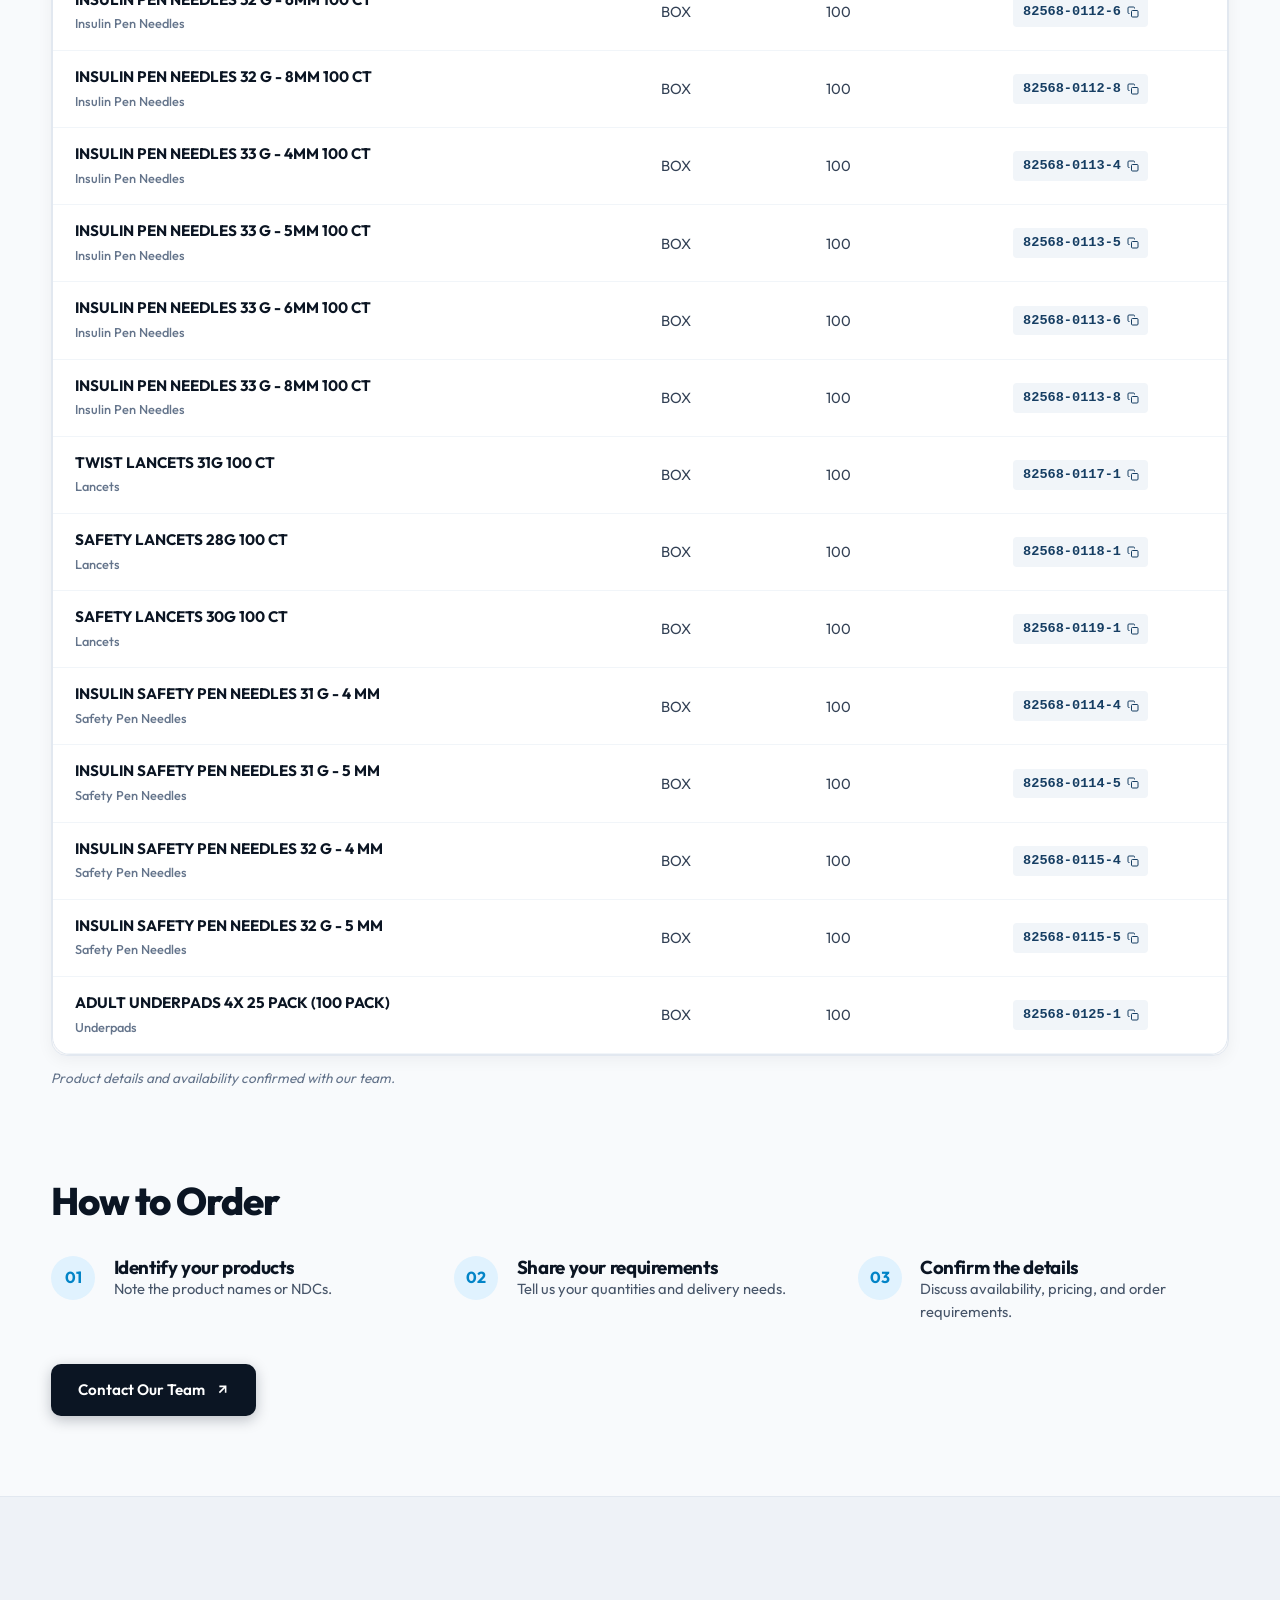
<file: medical-devices.html>
<!DOCTYPE html>
<html lang="en">
<head>
  <meta charset="UTF-8">
  <meta name="viewport" content="width=device-width, initial-scale=1.0">
  <title>Medical Supplies &amp; Healthcare Devices | AARNA USA</title>
  <meta name="description" content="Explore AARNA USA medical supplies: aerosol spacer chambers, alcohol prep pads, insulin pen needles, and safety lancets for healthcare facilities and pharmacies.">
  <link rel="canonical" href="https://www.aarnaus.com/medical-devices">

  <!-- Open Graph / Facebook -->
  <meta property="og:type" content="website">
  <meta property="og:url" content="https://www.aarnaus.com/medical-devices">
  <meta property="og:site_name" content="AARNA USA">
  <meta property="og:title" content="Medical Supplies &amp; Healthcare Devices | AARNA USA">
  <meta property="og:description" content="Explore AARNA USA medical supplies: aerosol spacer chambers, alcohol prep pads, insulin pen needles, and safety lancets for healthcare facilities and pharmacies.">
  <meta property="og:image" content="https://www.aarnaus.com/assets/images/card-medical-devices.webp">

  <!-- Twitter Card -->
  <meta name="twitter:card" content="summary_large_image">
  <meta name="twitter:url" content="https://www.aarnaus.com/medical-devices">
  <meta name="twitter:title" content="Medical Supplies &amp; Healthcare Devices | AARNA USA">
  <meta name="twitter:description" content="Explore AARNA USA medical supplies: aerosol spacer chambers, alcohol prep pads, insulin pen needles, and safety lancets for healthcare facilities and pharmacies.">
  <meta name="twitter:image" content="https://www.aarnaus.com/assets/images/card-medical-devices.webp">

  <link rel="icon" type="image/png" href="assets/logos/aarna-logo-clean.png">

  <!-- Preconnect Google Fonts -->
  <link rel="preconnect" href="https://fonts.googleapis.com">
  <link rel="preconnect" href="https://fonts.gstatic.com" crossorigin>
  <link href="https://fonts.googleapis.com/css2?family=Outfit:wght@300;400;500;600;700;800&display=swap" rel="stylesheet">
  <link rel="stylesheet" href="css/styles.css?v=4.2">

  <!-- Schema.org BreadcrumbList & CollectionPage JSON-LD -->
  <script type="application/ld+json">
  {
    "@context": "https://schema.org",
    "@graph": [
      {
        "@type": "BreadcrumbList",
        "itemListElement": [
          {
            "@type": "ListItem",
            "position": 1,
            "name": "Home",
            "item": "https://www.aarnaus.com/"
          },
          {
            "@type": "ListItem",
            "position": 2,
            "name": "Medical Supplies",
            "item": "https://www.aarnaus.com/medical-devices"
          }
        ]
      },
      {
        "@type": "CollectionPage",
        "@id": "https://www.aarnaus.com/medical-devices#collection",
        "name": "Medical Supplies & Devices",
        "url": "https://www.aarnaus.com/medical-devices",
        "description": "Essential medical devices and institutional supplies including holding chambers, prep pads, needles, and lancets."
      }
    ]
  }
  </script>
</head>
<body>

  <!-- SITE HEADER -->
  <header class="site-header" id="site-header">
    <div class="container header-container">
      <a href="index.html" class="brand-logo" aria-label="AARNA USA Homepage">
        <img src="assets/logos/aarna-logo-custom.webp" data-cms-media="logo_main" alt="AARNA USA Logo" width="130" height="44">
      </a>

      <!-- Desktop Navigation -->
      <nav class="main-nav" aria-label="Main Navigation">
        <div class="nav-pill-group">
          <a href="index.html" class="nav-link">Home</a>
          
          <div class="nav-dropdown-item">
            <button class="nav-link nav-dropdown-trigger active" aria-haspopup="true" aria-expanded="false">
              Products
              <svg width="12" height="12" viewBox="0 0 24 24" fill="none" stroke="currentColor" stroke-width="2.5"><polyline points="6 9 12 15 18 9"></polyline></svg>
            </button>
            <div class="nav-dropdown-menu" role="menu">
              <a href="institutional-products.html" class="dropdown-link" role="menuitem">
                <span class="dropdown-title">Institutional Products</span>
                <span class="dropdown-desc">Unit-dose oral liquids, tablets &amp; topicals</span>
              </a>
              <a href="retail-products.html" class="dropdown-link" role="menuitem">
                <span class="dropdown-title">Retail Products</span>
                <span class="dropdown-desc">OTC medicines in retail packaging</span>
              </a>
              <a href="medical-devices.html" class="dropdown-link active" role="menuitem">
                <span class="dropdown-title">Medical Supplies</span>
                <span class="dropdown-desc">Spacers, needles, lancets &amp; supplies</span>
              </a>
            </div>
          </div>

          <a href="index.html#private-label-section" class="nav-link">Private Label</a>
          <a href="about.html" class="nav-link">About</a>
          <a href="contact.html" class="nav-link">Contact</a>
        </div>
      </nav>

      <!-- Header Action CTA Pill -->
      <div class="header-action-group">
        <a href="contact.html" class="btn-header-pill">
          Inquire Now
          <svg width="12" height="12" viewBox="0 0 24 24" fill="none" stroke="currentColor" stroke-width="2.5"><line x1="7" y1="17" x2="17" y2="7"></line><polyline points="7 7 17 7 17 17"></polyline></svg>
        </a>
      </div>

      <!-- Mobile Hamburger Toggle -->
      <button class="mobile-nav-toggle" aria-label="Toggle navigation menu" aria-expanded="false">
        <span class="hamburger-line"></span>
        <span class="hamburger-line"></span>
        <span class="hamburger-line"></span>
      </button>
    </div>
  </header>

  <!-- MOBILE NAVIGATION DRAWER -->
  <div class="mobile-drawer" id="mobile-drawer" aria-hidden="true">
    <div class="mobile-drawer-content">
      <a href="index.html" class="mobile-drawer-link">Home</a>
      <a href="institutional-products.html" class="mobile-drawer-link">Institutional Products</a>
      <a href="retail-products.html" class="mobile-drawer-link">Retail Products</a>
      <a href="medical-devices.html" class="mobile-drawer-link active">Medical Supplies</a>
      <a href="index.html#private-label-section" class="mobile-drawer-link">Private Label</a>
      <a href="about.html" class="mobile-drawer-link">About</a>
      <a href="contact.html" class="mobile-drawer-link">Contact</a>

      <div style="margin-top: 1.5rem; padding-top: 1rem; border-top: 1px solid var(--color-border);">
        <button class="btn btn-primary trigger-catalog-download" style="width: 100%;">
          Download Our Catalog
          <svg width="16" height="16" viewBox="0 0 24 24" fill="none" stroke="currentColor" stroke-width="2.5"><path d="M21 15v4a2 2 0 0 1-2 2H5a2 2 0 0 1-2-2v-4"></path><polyline points="7 10 12 15 17 10"></polyline><line x1="12" y1="15" x2="12" y2="3"></line></svg>
        </button>
      </div>
    </div>
  </div>

  <main>
    <!-- BREADCRUMB -->
    <nav class="products-breadcrumb" aria-label="Breadcrumb">
      <div class="container">
        <ol class="breadcrumb-list">
          <li><a href="index.html">Home</a></li>
          <li class="breadcrumb-sep">/</li>
          <li><span>Products</span></li>
          <li class="breadcrumb-sep">/</li>
          <li class="breadcrumb-current" aria-current="page">Medical Supplies</li>
        </ol>
      </div>
    </nav>

    <!-- PAGE HERO BANNER -->
    <section class="products-hero-section" aria-labelledby="devices-page-heading">
      <div class="container">
        <div class="products-hero-card">
          <div class="products-hero-text">
            <h1 id="devices-page-heading" class="products-hero-title" data-cms-key="devices_page_title">Medical Supplies</h1>
            <p class="products-hero-desc" data-cms-key="devices_page_desc">Explore AARNA medical supplies. Find products by type, size, package format or product number.</p>
          </div>
          <div class="products-hero-media">
            <img src="assets/images/card-medical-devices.webp" data-cms-media="devices_hero_img" alt="AARNA medical supplies" class="products-hero-img" width="540" height="340" fetchpriority="high">
          </div>
        </div>
      </div>
    </section>

    <!-- CATALOG CONTENT & TABLE -->
    <section class="products-catalog-section" aria-labelledby="devices-catalog-heading">
      <div class="container">
        
        <!-- Header -->
        <div class="catalog-section-header">
          <h2 id="devices-catalog-heading" class="catalog-main-title">Find Medical Supplies</h2>
          <p class="catalog-main-desc">Search by product name, category, size, or NDC.</p>
        </div>

        <!-- Search Input & View Catalog -->
        <div class="catalog-search-row">
          <div class="catalog-search-input-wrap">
            <svg class="search-glass-icon" width="20" height="20" viewBox="0 0 24 24" fill="none" stroke="currentColor" stroke-width="2">
              <circle cx="11" cy="11" r="8"></circle>
              <line x1="21" y1="21" x2="16.65" y2="16.65"></line>
            </svg>
            <input type="text" class="catalog-search-input" placeholder="Search Medical Supplies" aria-label="Search Medical Supplies">
            <button class="catalog-search-clear" aria-label="Clear search" style="display: none;">&times;</button>
          </div>
          <a href="assets/downloads/Aarna_USA_Product_Catalog.pdf?v=5" target="_blank" rel="noopener noreferrer" class="view-catalog-link">
            View Catalog
            <svg width="15" height="15" viewBox="0 0 24 24" fill="none" stroke="currentColor" stroke-width="2.5">
              <line x1="7" y1="17" x2="17" y2="7"></line>
              <polyline points="7 7 17 7 17 17"></polyline>
            </svg>
          </a>
        </div>

        <!-- Category Filter Pills -->
        <div class="category-pills-row" role="tablist" aria-label="Filter medical supplies by category">
          <button class="filter-pill active" data-category="All" role="tab" aria-selected="true">All Products</button>
          <button class="filter-pill" data-category="Spacer Chambers" role="tab" aria-selected="false">Spacer Chambers</button>
          <button class="filter-pill" data-category="Alcohol Prep Pads" role="tab" aria-selected="false">Alcohol Prep Pads</button>
          <button class="filter-pill" data-category="Insulin Pen Needles" role="tab" aria-selected="false">Insulin Pen Needles</button>
          <button class="filter-pill" data-category="Lancets" role="tab" aria-selected="false">Lancets</button>
          <button class="filter-pill" data-category="Safety Pen Needles" role="tab" aria-selected="false">Safety Pen Needles</button>
          <button class="filter-pill" data-category="Underpads" role="tab" aria-selected="false">Underpads</button>
        </div>

        <!-- Table Meta Bar -->
        <div class="table-top-meta">
          <h3 class="table-catalog-title">Medical supplies catalog</h3>
          <span class="table-preview-note table-results-count">Showing products</span>
        </div>

        <!-- Accessible Responsive Table (No Inquire Column) -->
        <div class="modern-table-card">
          <div class="table-wrapper" tabindex="0" role="region" aria-label="Medical Supplies Catalog Table">
            <table class="product-table" data-catalog="devices">
              <thead>
                <tr>
                  <th scope="col" style="width: 50%;">Product</th>
                  <th scope="col" style="width: 14%;">Unit</th>
                  <th scope="col" style="width: 16%;">Pack Qty.</th>
                  <th scope="col" style="width: 20%;">NDC</th>
                </tr>
              </thead>
              <tbody>
                <!-- Injected dynamically by scripts/app.js -->
              </tbody>
            </table>
          </div>
        </div>
        <p class="table-disclaimer-note">Product details and availability confirmed with our team.</p>


        <!-- HOW TO ORDER SECTION -->
        <section class="how-to-order-section" aria-labelledby="devices-order-heading">
          <h2 id="devices-order-heading" class="how-to-order-title">How to Order</h2>
          
          <div class="how-to-order-grid">
            <div class="order-step-card">
              <div class="step-num-badge">01</div>
              <div class="step-card-text">
                <h3 class="order-step-title">Identify your products</h3>
                <p>Note the product names or NDCs.</p>
              </div>
            </div>

            <div class="order-step-card">
              <div class="step-num-badge">02</div>
              <div class="step-card-text">
                <h3 class="order-step-title">Share your requirements</h3>
                <p>Tell us your quantities and delivery needs.</p>
              </div>
            </div>

            <div class="order-step-card">
              <div class="step-num-badge">03</div>
              <div class="step-card-text">
                <h3 class="order-step-title">Confirm the details</h3>
                <p>Discuss availability, pricing, and order requirements.</p>
              </div>
            </div>
          </div>

          <div class="how-to-order-action">
            <a href="contact.html" class="btn-order-contact">
              Contact Our Team
              <svg width="15" height="15" viewBox="0 0 24 24" fill="none" stroke="currentColor" stroke-width="2.5">
                <line x1="7" y1="17" x2="17" y2="7"></line>
                <polyline points="7 7 17 7 17 17"></polyline>
              </svg>
            </a>
          </div>
        </section>

      </div>
    </section>
  </main>

  <!-- SITE FOOTER -->
  <footer class="site-footer">
    <div class="container">
      <div class="footer-top-grid">
        <!-- Col 1: Brand Info -->
        <div class="footer-brand">
          <a href="index.html" class="footer-logo">
            <img src="assets/logos/aarna-logo-custom.webp" data-cms-media="logo_main" alt="AARNA USA Logo" width="130" height="48">
          </a>
          <span class="footer-tagline" data-cms-key="company_tagline">Reliable products for better care</span>
          <p class="footer-desc" data-cms-key="footer_desc">AARNA USA supplies OTC medicines and medical supplies to healthcare institutions, pharmacies and retailers. Institutional unit-dose formats are available for selected OTC medicines.</p>
        </div>

        <!-- Col 2: Company Links -->
        <div class="footer-column">
          <h4>Company</h4>
          <ul class="footer-links-list">
            <li><a href="index.html" class="footer-link">Home</a></li>
            <li><a href="about.html" class="footer-link">About Us</a></li>
            <li><a href="index.html#private-label-section" class="footer-link">Private Label</a></li>
            <li><a href="contact.html" class="footer-link">Contact</a></li>
          </ul>
        </div>

        <!-- Col 3: Products Links -->
        <div class="footer-column">
          <h4>Products</h4>
          <ul class="footer-links-list">
            <li><a href="institutional-products.html" class="footer-link">Institutional Products</a></li>
            <li><a href="retail-products.html" class="footer-link">Retail Products</a></li>
            <li><a href="medical-devices.html" class="footer-link active">Medical Supplies</a></li>
          </ul>
        </div>

        <!-- Col 4: Get in Touch -->
        <div class="footer-column">
          <h4>Get in Touch</h4>
          <div class="footer-contact-info">
            <p data-cms-key="contact_address_line1">2080 Enterprise Dr NE<br>Leland, NC 28451</p>
            <p><a href="tel:8669066239" data-cms-key="contact_phone">(866) 906-6239</a></p>
            <p><a href="mailto:info@aarnaus.com" data-cms-key="contact_email">info@aarnaus.com</a></p>
          </div>
          <button class="footer-catalog-btn trigger-catalog-download">
            <span>Download our catalog</span>
            <svg width="18" height="18" viewBox="0 0 24 24" fill="none" stroke="currentColor" stroke-width="2"><circle cx="12" cy="12" r="10"></circle><polyline points="12 16 16 12 12 8"></polyline><line x1="8" y1="12" x2="16" y2="12"></line></svg>
          </button>
        </div>
      </div>

      <div class="footer-bottom-bar">
        <span>© 2026 AARNA USA. All rights reserved.</span>
        <div class="footer-bottom-right">
          <a href="admin.html" rel="nofollow" class="footer-staff-access" aria-label="Staff Portal Access" title="Staff Portal Access">
            <svg width="12" height="12" viewBox="0 0 24 24" fill="none" stroke="currentColor" stroke-width="2"><rect x="3" y="11" width="18" height="11" rx="2" ry="2"></rect><path d="M7 11V7a5 5 0 0 1 10 0v4"></path></svg>
            Staff Login
          </a>
        </div>
      </div>
    </div>
  </footer>

  <script src="scripts/products-data.js?v=3.2"></script>
  <script src="scripts/store.js?v=3.2"></script>
  <script src="scripts/app.js?v=5.0"></script>
</body>
</html>
</file>
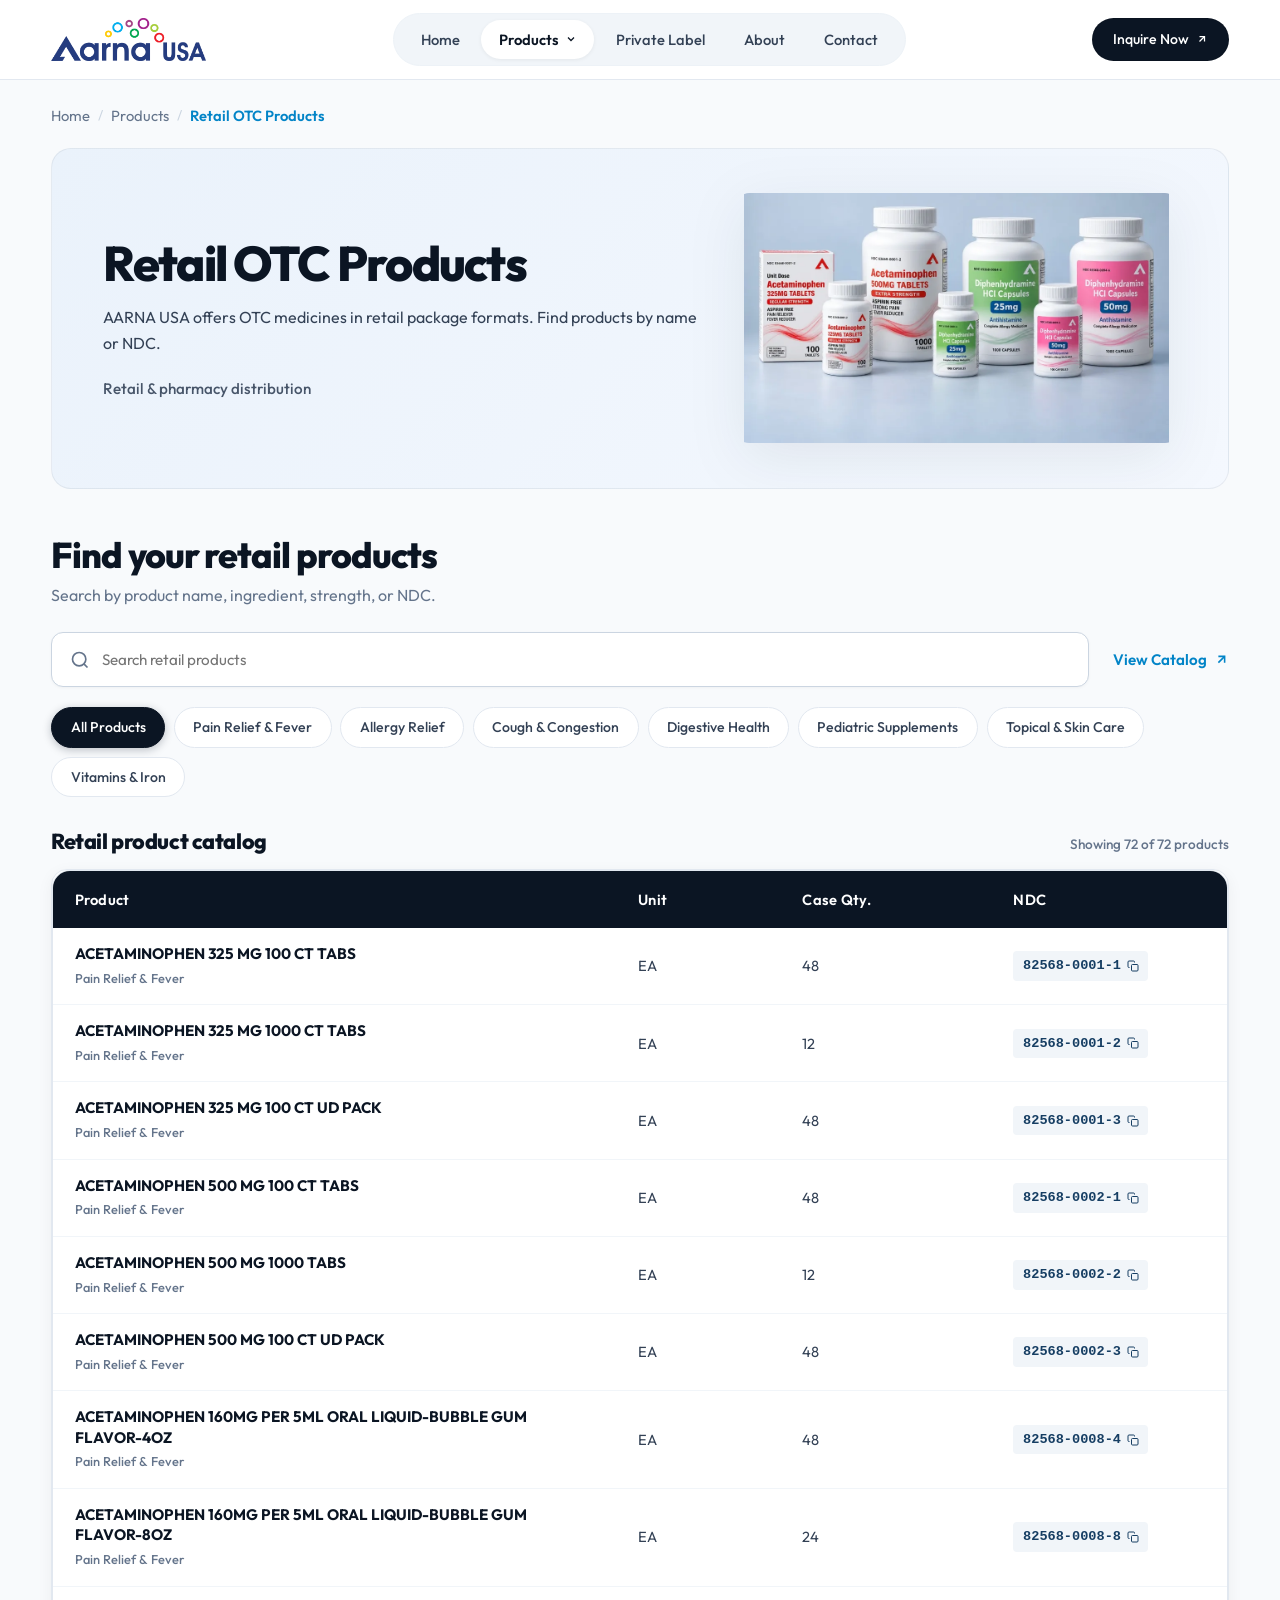
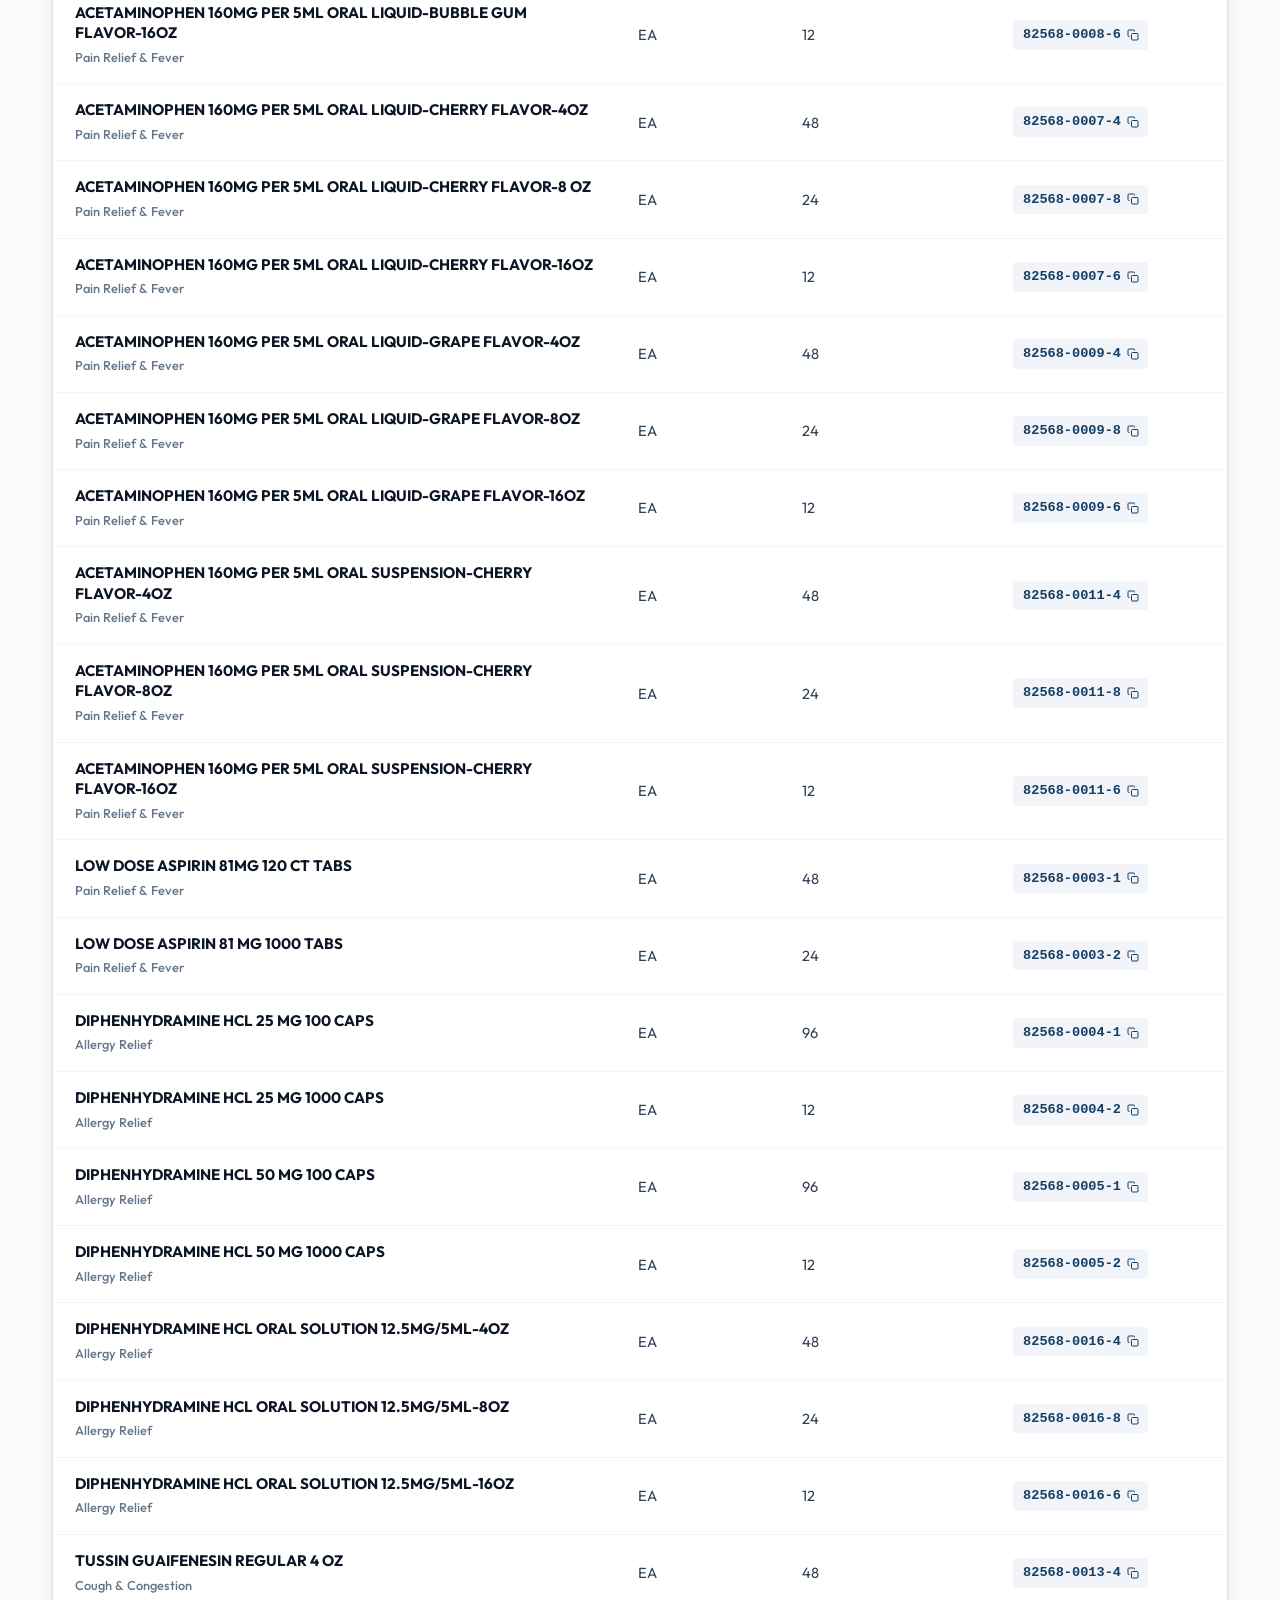
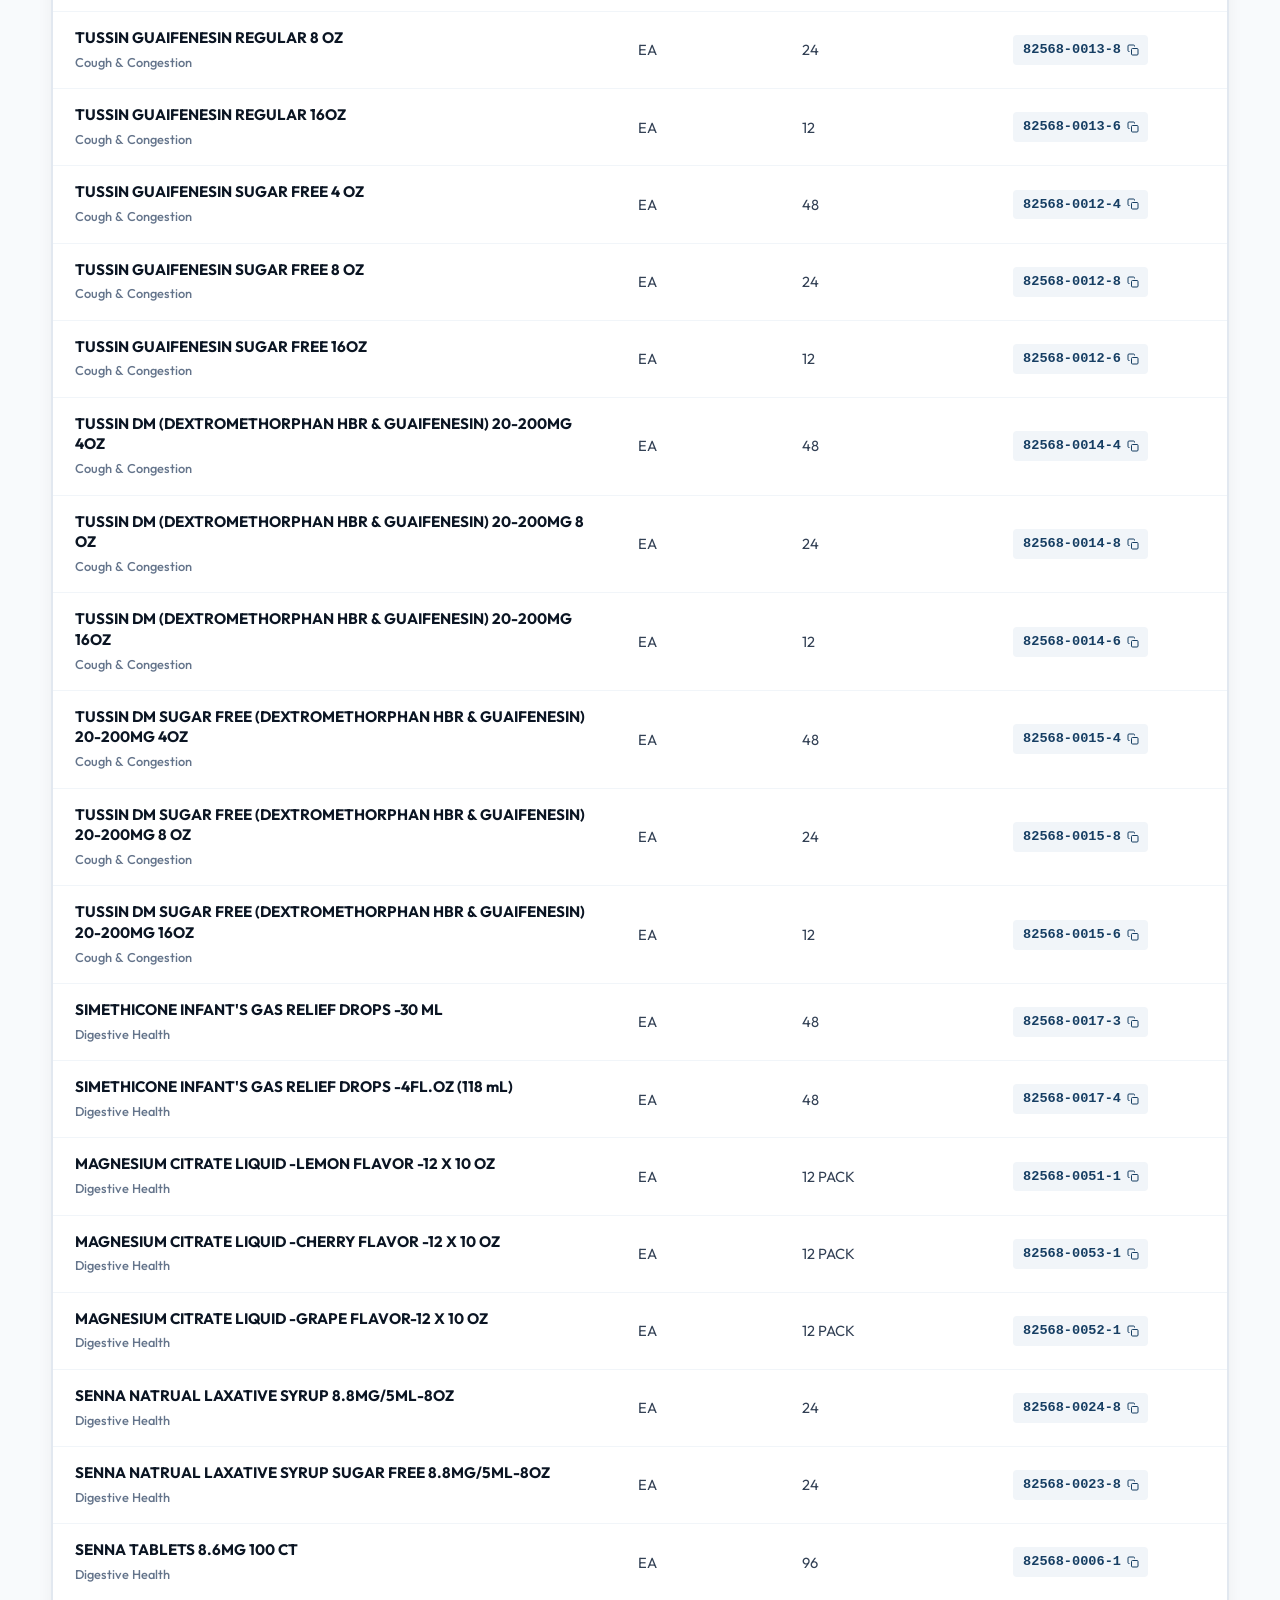
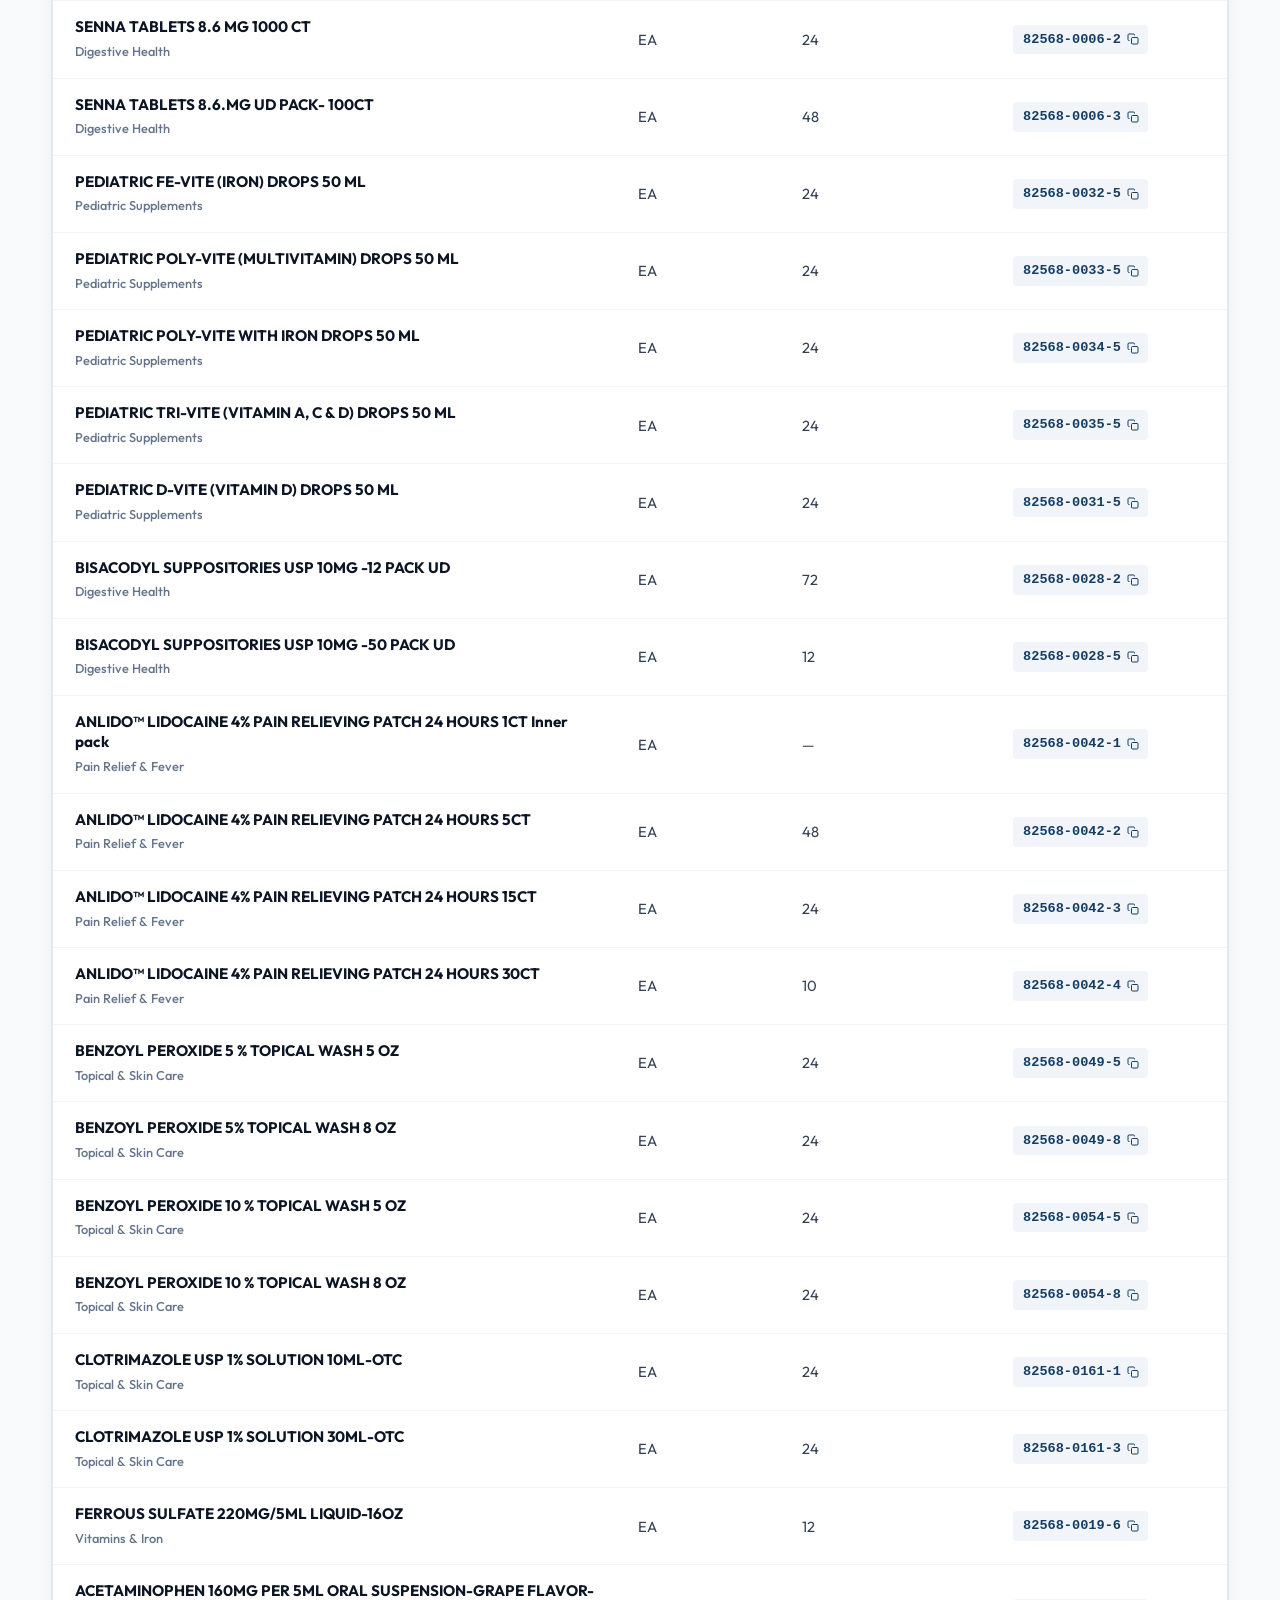
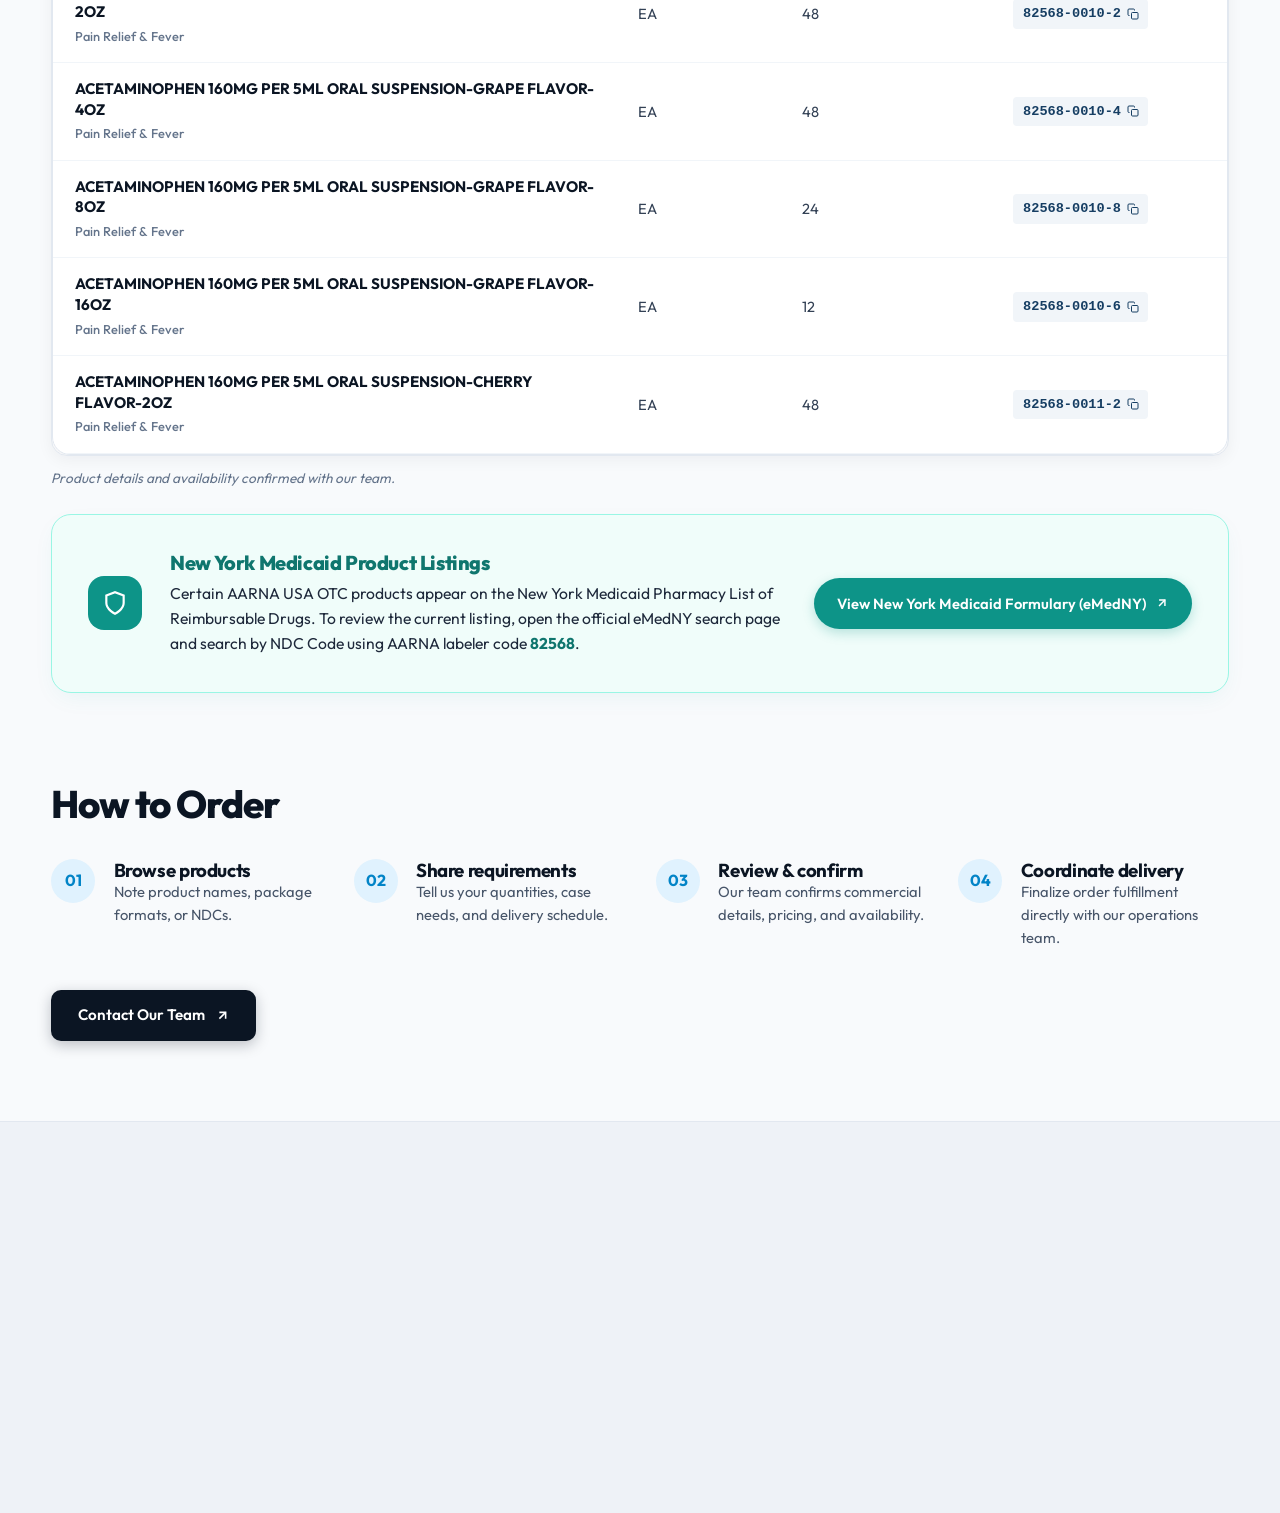
<file: retail-products.html>
<!DOCTYPE html>
<html lang="en">
<head>
  <meta charset="UTF-8">
  <meta name="viewport" content="width=device-width, initial-scale=1.0">
  <title>Retail OTC Medicines &amp; Pharmacy Distribution | AARNA USA</title>
  <meta name="description" content="Explore AARNA USA retail OTC medicines across allergy, pain relief, cough, cold, digestive health, and pediatric care. Search by NDC, strength, and package format.">
  <link rel="canonical" href="https://www.aarnaus.com/retail-products">

  <!-- Open Graph / Facebook -->
  <meta property="og:type" content="website">
  <meta property="og:url" content="https://www.aarnaus.com/retail-products">
  <meta property="og:site_name" content="AARNA USA">
  <meta property="og:title" content="Retail OTC Medicines &amp; Pharmacy Distribution | AARNA USA">
  <meta property="og:description" content="Explore AARNA USA retail OTC medicines across allergy, pain relief, cough, cold, digestive health, and pediatric care. Search by NDC, strength, and package format.">
  <meta property="og:image" content="https://www.aarnaus.com/assets/images/bottles-solid-dosage.webp">

  <!-- Twitter Card -->
  <meta name="twitter:card" content="summary_large_image">
  <meta name="twitter:url" content="https://www.aarnaus.com/retail-products">
  <meta name="twitter:title" content="Retail OTC Medicines &amp; Pharmacy Distribution | AARNA USA">
  <meta name="twitter:description" content="Explore AARNA USA retail OTC medicines across allergy, pain relief, cough, cold, digestive health, and pediatric care. Search by NDC, strength, and package format.">
  <meta name="twitter:image" content="https://www.aarnaus.com/assets/images/bottles-solid-dosage.webp">

  <link rel="icon" type="image/png" href="assets/logos/aarna-logo-clean.png">

  <!-- Preconnect Google Fonts -->
  <link rel="preconnect" href="https://fonts.googleapis.com">
  <link rel="preconnect" href="https://fonts.gstatic.com" crossorigin>
  <link href="https://fonts.googleapis.com/css2?family=Outfit:wght@300;400;500;600;700;800&display=swap" rel="stylesheet">
  <link rel="stylesheet" href="css/styles.css?v=4.3">

  <!-- Schema.org BreadcrumbList & CollectionPage JSON-LD -->
  <script type="application/ld+json">
  {
    "@context": "https://schema.org",
    "@graph": [
      {
        "@type": "BreadcrumbList",
        "itemListElement": [
          {
            "@type": "ListItem",
            "position": 1,
            "name": "Home",
            "item": "https://www.aarnaus.com/"
          },
          {
            "@type": "ListItem",
            "position": 2,
            "name": "Retail Products",
            "item": "https://www.aarnaus.com/retail-products"
          }
        ]
      },
      {
        "@type": "CollectionPage",
        "@id": "https://www.aarnaus.com/retail-products#collection",
        "name": "Retail OTC Products & Packaging",
        "url": "https://www.aarnaus.com/retail-products",
        "description": "Retail-packaged OTC pharmaceuticals across allergy relief, pain management, digestive care, and cough/cold treatments."
      }
    ]
  }
  </script>
</head>
<body>

  <!-- SITE HEADER -->
  <header class="site-header" id="site-header">
    <div class="container header-container">
      <a href="index.html" class="brand-logo" aria-label="AARNA USA Homepage">
        <img src="assets/logos/aarna-logo-custom.webp" data-cms-media="logo_main" alt="AARNA USA Logo" width="130" height="44">
      </a>

      <!-- Desktop Navigation -->
      <nav class="main-nav" aria-label="Main Navigation">
        <div class="nav-pill-group">
          <a href="index.html" class="nav-link">Home</a>
          
          <div class="nav-dropdown-item">
            <button class="nav-link nav-dropdown-trigger active" aria-haspopup="true" aria-expanded="false">
              Products
              <svg width="12" height="12" viewBox="0 0 24 24" fill="none" stroke="currentColor" stroke-width="2.5"><polyline points="6 9 12 15 18 9"></polyline></svg>
            </button>
            <div class="nav-dropdown-menu" role="menu">
              <a href="institutional-products.html" class="dropdown-link" role="menuitem">
                <span class="dropdown-title">Institutional Products</span>
                <span class="dropdown-desc">Unit-dose oral liquids, tablets &amp; topicals</span>
              </a>
              <a href="retail-products.html" class="dropdown-link active" role="menuitem">
                <span class="dropdown-title">Retail Products</span>
                <span class="dropdown-desc">OTC medicines in retail packaging</span>
              </a>
              <a href="medical-devices.html" class="dropdown-link" role="menuitem">
                <span class="dropdown-title">Medical Supplies</span>
                <span class="dropdown-desc">Spacers, needles, lancets &amp; supplies</span>
              </a>
            </div>
          </div>

          <a href="index.html#private-label-section" class="nav-link">Private Label</a>
          <a href="about.html" class="nav-link">About</a>
          <a href="contact.html" class="nav-link">Contact</a>
        </div>
      </nav>

      <!-- Header Action CTA Pill -->
      <div class="header-action-group">
        <a href="contact.html" class="btn-header-pill">
          Inquire Now
          <svg width="12" height="12" viewBox="0 0 24 24" fill="none" stroke="currentColor" stroke-width="2.5"><line x1="7" y1="17" x2="17" y2="7"></line><polyline points="7 7 17 7 17 17"></polyline></svg>
        </a>
      </div>

      <!-- Mobile Hamburger Toggle -->
      <button class="mobile-nav-toggle" aria-label="Toggle navigation menu" aria-expanded="false">
        <span class="hamburger-line"></span>
        <span class="hamburger-line"></span>
        <span class="hamburger-line"></span>
      </button>
    </div>
  </header>

  <!-- MOBILE NAVIGATION DRAWER -->
  <div class="mobile-drawer" id="mobile-drawer" aria-hidden="true">
    <div class="mobile-drawer-content">
      <a href="index.html" class="mobile-drawer-link">Home</a>
      <a href="institutional-products.html" class="mobile-drawer-link">Institutional Products</a>
      <a href="retail-products.html" class="mobile-drawer-link active">Retail Products</a>
      <a href="medical-devices.html" class="mobile-drawer-link">Medical Supplies</a>
      <a href="index.html#private-label-section" class="mobile-drawer-link">Private Label</a>
      <a href="about.html" class="mobile-drawer-link">About</a>
      <a href="contact.html" class="mobile-drawer-link">Contact</a>

      <div style="margin-top: 1.5rem; padding-top: 1rem; border-top: 1px solid var(--color-border);">
        <button class="btn btn-primary trigger-catalog-download" style="width: 100%;">
          Download Our Catalog
          <svg width="16" height="16" viewBox="0 0 24 24" fill="none" stroke="currentColor" stroke-width="2.5"><path d="M21 15v4a2 2 0 0 1-2 2H5a2 2 0 0 1-2-2v-4"></path><polyline points="7 10 12 15 17 10"></polyline><line x1="12" y1="15" x2="12" y2="3"></line></svg>
        </button>
      </div>
    </div>
  </div>

  <main>
    <!-- BREADCRUMB -->
    <nav class="products-breadcrumb" aria-label="Breadcrumb">
      <div class="container">
        <ol class="breadcrumb-list">
          <li><a href="index.html">Home</a></li>
          <li class="breadcrumb-sep">/</li>
          <li><span>Products</span></li>
          <li class="breadcrumb-sep">/</li>
          <li class="breadcrumb-current" aria-current="page">Retail OTC Products</li>
        </ol>
      </div>
    </nav>

    <!-- PAGE HERO BANNER -->
    <section class="products-hero-section" aria-labelledby="retail-page-heading">
      <div class="container">
        <div class="products-hero-card">
          <div class="products-hero-text">
            <h1 id="retail-page-heading" class="products-hero-title" data-cms-key="retail_page_title">Retail OTC Products</h1>
            <p class="products-hero-desc" data-cms-key="retail_page_desc">AARNA USA offers OTC medicines in retail package formats. Find products by name or NDC.</p>
            <div class="products-hero-bullets">
              <span class="hero-bullet">Retail &amp; pharmacy distribution</span>
            </div>
          </div>
          <div class="products-hero-media">
            <img src="assets/images/bottles-solid-dosage.webp" data-cms-media="retail_hero_img" alt="AARNA retail OTC medicines in bottles and solid dosage formats" class="products-hero-img" width="540" height="340" fetchpriority="high">
          </div>
        </div>
      </div>
    </section>

    <!-- CATALOG CONTENT & TABLE -->
    <section class="products-catalog-section" aria-labelledby="retail-catalog-heading">
      <div class="container">
        
        <!-- Header -->
        <div class="catalog-section-header">
          <h2 id="retail-catalog-heading" class="catalog-main-title">Find your retail products</h2>
          <p class="catalog-main-desc">Search by product name, ingredient, strength, or NDC.</p>
        </div>

        <!-- Search Input & View Catalog -->
        <div class="catalog-search-row">
          <div class="catalog-search-input-wrap">
            <svg class="search-glass-icon" width="20" height="20" viewBox="0 0 24 24" fill="none" stroke="currentColor" stroke-width="2">
              <circle cx="11" cy="11" r="8"></circle>
              <line x1="21" y1="21" x2="16.65" y2="16.65"></line>
            </svg>
            <input type="text" class="catalog-search-input" placeholder="Search retail products" aria-label="Search retail products">
            <button class="catalog-search-clear" aria-label="Clear search" style="display: none;">&times;</button>
          </div>
          <a href="assets/downloads/Aarna_USA_Product_Catalog.pdf?v=5" target="_blank" rel="noopener noreferrer" class="view-catalog-link">
            View Catalog
            <svg width="15" height="15" viewBox="0 0 24 24" fill="none" stroke="currentColor" stroke-width="2.5">
              <line x1="7" y1="17" x2="17" y2="7"></line>
              <polyline points="7 7 17 7 17 17"></polyline>
            </svg>
          </a>
        </div>

        <!-- Category Filter Pills -->
        <div class="category-pills-row" role="tablist" aria-label="Filter products by category">
          <button class="filter-pill active" data-category="All" role="tab" aria-selected="true">All Products</button>
          <button class="filter-pill" data-category="Pain Relief & Fever" role="tab" aria-selected="false">Pain Relief &amp; Fever</button>
          <button class="filter-pill" data-category="Allergy Relief" role="tab" aria-selected="false">Allergy Relief</button>
          <button class="filter-pill" data-category="Cough & Congestion" role="tab" aria-selected="false">Cough &amp; Congestion</button>
          <button class="filter-pill" data-category="Digestive Health" role="tab" aria-selected="false">Digestive Health</button>
          <button class="filter-pill" data-category="Pediatric Supplements" role="tab" aria-selected="false">Pediatric Supplements</button>
          <button class="filter-pill" data-category="Topical & Skin Care" role="tab" aria-selected="false">Topical &amp; Skin Care</button>
          <button class="filter-pill" data-category="Vitamins & Iron" role="tab" aria-selected="false">Vitamins &amp; Iron</button>
        </div>

        <!-- Table Meta Bar -->
        <div class="table-top-meta">
          <h3 class="table-catalog-title">Retail product catalog</h3>
          <span class="table-preview-note table-results-count">Showing products</span>
        </div>

        <!-- Accessible Responsive Table (No Inquire Column) -->
        <div class="modern-table-card">
          <div class="table-wrapper" tabindex="0" role="region" aria-label="Retail Products Catalog Table">
            <table class="product-table" data-catalog="retail">
              <thead>
                <tr>
                  <th scope="col" style="width: 48%;">Product</th>
                  <th scope="col" style="width: 14%;">Unit</th>
                  <th scope="col" style="width: 18%;">Case Qty.</th>
                  <th scope="col" style="width: 20%;">NDC</th>
                </tr>
              </thead>
              <tbody>
                <!-- Injected dynamically by scripts/app.js -->
              </tbody>
            </table>
          </div>
        </div>
        <p class="table-disclaimer-note">Product details and availability confirmed with our team.</p>

        <!-- NY MEDICAID / EMEDNY DIRECT VERIFICATION CARD -->
        <div class="emedny-notice-card" role="region" aria-label="New York Medicaid Information">
          <div class="emedny-card-body">
            <div class="emedny-icon-col" aria-hidden="true">
              <svg width="26" height="26" viewBox="0 0 24 24" fill="none" stroke="currentColor" stroke-width="2"><path d="M12 22s8-4 8-10V5l-8-3-8 3v7c0 6 8 10 8 10z"></path></svg>
            </div>
            <div class="emedny-text-col">
              <h3 class="emedny-card-title">New York Medicaid Product Listings</h3>
              <p class="emedny-card-desc">
                Certain AARNA USA OTC products appear on the New York Medicaid Pharmacy List of Reimbursable Drugs. To review the current listing, open the official eMedNY search page and search by NDC Code using AARNA labeler code <strong>82568</strong>.
              </p>
            </div>
            <div class="emedny-action-col">
              <a href="https://www.emedny.org/info/formfile.aspx" target="_blank" rel="noopener noreferrer" class="btn-emedny-link">
                <span>View New York Medicaid Formulary (eMedNY)</span>
                <svg width="14" height="14" viewBox="0 0 24 24" fill="none" stroke="currentColor" stroke-width="2.5"><line x1="7" y1="17" x2="17" y2="7"></line><polyline points="7 7 17 7 17 17"></polyline></svg>
              </a>
            </div>
          </div>
        </div>

        <!-- HOW TO ORDER SECTION -->
        <section class="how-to-order-section" aria-labelledby="retail-order-heading">
          <h2 id="retail-order-heading" class="how-to-order-title">How to Order</h2>
          
          <div class="how-to-order-grid how-to-order-grid-4">
            <div class="order-step-card">
              <div class="step-num-badge">01</div>
              <div class="step-card-text">
                <h3 class="order-step-title">Browse products</h3>
                <p>Note product names, package formats, or NDCs.</p>
              </div>
            </div>

            <div class="order-step-card">
              <div class="step-num-badge">02</div>
              <div class="step-card-text">
                <h3 class="order-step-title">Share requirements</h3>
                <p>Tell us your quantities, case needs, and delivery schedule.</p>
              </div>
            </div>

            <div class="order-step-card">
              <div class="step-num-badge">03</div>
              <div class="step-card-text">
                <h3 class="order-step-title">Review &amp; confirm</h3>
                <p>Our team confirms commercial details, pricing, and availability.</p>
              </div>
            </div>

            <div class="order-step-card">
              <div class="step-num-badge">04</div>
              <div class="step-card-text">
                <h3 class="order-step-title">Coordinate delivery</h3>
                <p>Finalize order fulfillment directly with our operations team.</p>
              </div>
            </div>
          </div>

          <div class="how-to-order-action">
            <a href="contact.html" class="btn-order-contact">
              Contact Our Team
              <svg width="15" height="15" viewBox="0 0 24 24" fill="none" stroke="currentColor" stroke-width="2.5">
                <line x1="7" y1="17" x2="17" y2="7"></line>
                <polyline points="7 7 17 7 17 17"></polyline>
              </svg>
            </a>
          </div>
        </section>

      </div>
    </section>
  </main>

  <!-- SITE FOOTER -->
  <footer class="site-footer">
    <div class="container">
      <div class="footer-top-grid">
        <!-- Col 1: Brand Info -->
        <div class="footer-brand">
          <a href="index.html" class="footer-logo">
            <img src="assets/logos/aarna-logo-custom.webp" data-cms-media="logo_main" alt="AARNA USA Logo" width="130" height="48">
          </a>
          <span class="footer-tagline" data-cms-key="company_tagline">Reliable products for better care</span>
          <p class="footer-desc" data-cms-key="footer_desc">AARNA USA supplies OTC medicines and medical supplies to healthcare institutions, pharmacies and retailers. Institutional unit-dose formats are available for selected OTC medicines.</p>
        </div>

        <!-- Col 2: Company Links -->
        <div class="footer-column">
          <h4>Company</h4>
          <ul class="footer-links-list">
            <li><a href="index.html" class="footer-link">Home</a></li>
            <li><a href="about.html" class="footer-link">About Us</a></li>
            <li><a href="index.html#private-label-section" class="footer-link">Private Label</a></li>
            <li><a href="contact.html" class="footer-link">Contact</a></li>
          </ul>
        </div>

        <!-- Col 3: Products Links -->
        <div class="footer-column">
          <h4>Products</h4>
          <ul class="footer-links-list">
            <li><a href="institutional-products.html" class="footer-link">Institutional Products</a></li>
            <li><a href="retail-products.html" class="footer-link active">Retail Products</a></li>
            <li><a href="medical-devices.html" class="footer-link">Medical Supplies</a></li>
          </ul>
        </div>

        <!-- Col 4: Get in Touch -->
        <div class="footer-column">
          <h4>Get in Touch</h4>
          <div class="footer-contact-info">
            <p data-cms-key="contact_address_line1">2080 Enterprise Dr NE<br>Leland, NC 28451</p>
            <p><a href="tel:8669066239" data-cms-key="contact_phone">(866) 906-6239</a></p>
            <p><a href="mailto:info@aarnaus.com" data-cms-key="contact_email">info@aarnaus.com</a></p>
          </div>
          <button class="footer-catalog-btn trigger-catalog-download">
            <span>Download our catalog</span>
            <svg width="18" height="18" viewBox="0 0 24 24" fill="none" stroke="currentColor" stroke-width="2"><circle cx="12" cy="12" r="10"></circle><polyline points="12 16 16 12 12 8"></polyline><line x1="8" y1="12" x2="16" y2="12"></line></svg>
          </button>
        </div>
      </div>

      <div class="footer-bottom-bar">
        <span>© 2026 AARNA USA. All rights reserved.</span>
        <div class="footer-bottom-right">
          <a href="admin.html" rel="nofollow" class="footer-staff-access" aria-label="Staff Portal Access" title="Staff Portal Access">
            <svg width="12" height="12" viewBox="0 0 24 24" fill="none" stroke="currentColor" stroke-width="2"><rect x="3" y="11" width="18" height="11" rx="2" ry="2"></rect><path d="M7 11V7a5 5 0 0 1 10 0v4"></path></svg>
            Staff Login
          </a>
        </div>
      </div>
    </div>
  </footer>

  <script src="scripts/products-data.js?v=3.2"></script>
  <script src="scripts/store.js?v=3.2"></script>
  <script src="scripts/app.js?v=5.0"></script>
</body>
</html>
</file>
<file: css/styles.css>
/* ==========================================================================
   AARNA PHARMACEUTICALS & HEALTHCARE - MASTER STYLESHEET
   Clean, Premium, High-Precision Healthcare UI
   Responsive across Mobile, Tablet, Laptop, and Ultra-wide screens
   ========================================================================== */

/* Google Fonts Outfit preconnected and loaded asynchronously in HTML <head> for zero-waterfall performance */

/* --- CSS VARIABLES & DESIGN TOKENS --- */
:root {
  --font-serif: 'Outfit', -apple-system, BlinkMacSystemFont, "Segoe UI", Roboto, sans-serif;
  /* Brand Palettes */
  --color-primary: #0b1523;
  --color-primary-dark: #050b14;
  --color-primary-light: #163e63;
  --color-primary-subtle: #e9f0f8;
  
  --color-accent-blue: #0b1523;
  --color-accent-blue-hover: #050b14;
  --color-accent-blue-subtle: #eff5ff;
  --color-accent-cyan: #0284c7;
  --color-accent-emerald: #059669;
  
  /* Surfaces & Backgrounds */
  --color-bg-body: #f8fafc;
  --color-bg-card: #ffffff;
  --color-bg-card-hover: #ffffff;
  --color-bg-subtle: #f1f5f9;
  --color-bg-alt: #f3f6fb;
  --color-bg-footer: #eef2f7;
  --color-bg-table-header: #0b1523;
  --color-bg-table-stripe: #f8fafc;
  
  /* Typography Colors */
  --color-text-main: #0f172a;
  --color-text-body: #334155;
  --color-text-muted: #64748b;
  --color-text-light: #94a3b8;
  --color-text-on-dark: #ffffff;
  
  /* Borders & Dividers */
  --color-border: #e2e8f0;
  --color-border-subtle: #edf2f7;
  --color-border-hover: #cbd5e1;
  --color-border-focus: #0b1523;
  
  /* Typography Scale - Unified Outfit across headings, subtext, and buttons */
  --font-heading: 'Outfit', -apple-system, BlinkMacSystemFont, "Segoe UI", Roboto, sans-serif;
  --font-body: 'Outfit', -apple-system, BlinkMacSystemFont, "Segoe UI", Roboto, sans-serif;
  
  /* Shadows */
  --shadow-xs: 0 1px 2px rgba(15, 23, 42, 0.04);
  --shadow-sm: 0 2px 4px rgba(15, 23, 42, 0.05);
  --shadow-md: 0 6px 12px -2px rgba(15, 23, 42, 0.06), 0 3px 6px -2px rgba(15, 23, 42, 0.04);
  --shadow-lg: 0 14px 24px -4px rgba(15, 23, 42, 0.08), 0 6px 12px -4px rgba(15, 23, 42, 0.04);
  --shadow-xl: 0 24px 38px -6px rgba(15, 23, 42, 0.12), 0 12px 18px -6px rgba(15, 23, 42, 0.06);
  --shadow-dropdown: 0 20px 30px -10px rgba(14, 42, 71, 0.15), 0 0 1px 1px rgba(14, 42, 71, 0.05);
  
  /* Radii */
  --radius-xs: 4px;
  --radius-sm: 8px;
  --radius-md: 12px;
  --radius-lg: 18px;
  --radius-xl: 26px;
  --radius-full: 9999px;
  
  /* Transitions */
  --transition-fast: 150ms cubic-bezier(0.16, 1, 0.3, 1);
  --transition-base: 250ms cubic-bezier(0.16, 1, 0.3, 1);
  --transition-spring: 350ms cubic-bezier(0.34, 1.56, 0.64, 1);
  
  /* Layout constraints - full width, no max-width restriction */
  --container-max: 100%;
  --container-wide: 100%;
  --header-height: 80px;
}

/* --- RESET & GLOBAL STYLES --- */
*, *::before, *::after {
  box-sizing: border-box;
  margin: 0;
  padding: 0;
}

html {
  font-size: 16px;
  -webkit-font-smoothing: antialiased;
  -moz-osx-font-smoothing: grayscale;
}

@media (prefers-reduced-motion: no-preference) {
  :root:has(:target) {
    scroll-behavior: smooth;
  }
}

body {
  font-family: var(--font-body);
  color: var(--color-text-main);
  background-color: var(--color-bg-body);
  line-height: 1.6;
  min-height: 100vh;
  display: flex;
  flex-direction: column;
  overflow-x: hidden;
  width: 100%;
}

img, picture, svg, video {
  display: block;
  max-width: 100%;
  height: auto;
}

a {
  color: inherit;
  text-decoration: none;
  transition: color var(--transition-fast);
}

button, input, textarea, select {
  font: inherit;
  color: inherit;
}

button {
  cursor: pointer;
  background: none;
  border: none;
}

ul, ol {
  list-style: none;
}

/* --- ACCESSIBLE CONTAINER (2000px Max-Width Content) --- */
.container {
  width: 100%;
  max-width: 2000px;
  margin-left: auto;
  margin-right: auto;
  padding-left: clamp(1.25rem, 4vw, 4.5rem);
  padding-right: clamp(1.25rem, 4vw, 4.5rem);
  box-sizing: border-box;
}

.container-wide {
  width: 100%;
  max-width: none;
  margin-left: auto;
  margin-right: auto;
  padding-left: clamp(1.25rem, 4vw, 4.5rem);
  padding-right: clamp(1.25rem, 4vw, 4.5rem);
  box-sizing: border-box;
}

/* --- TYPOGRAPHY UTILITIES --- */
h1, h2, h3, h4, h5, h6 {
  font-family: var(--font-heading);
  color: var(--color-primary);
  font-weight: 700;
  line-height: 1.2;
  letter-spacing: -0.02em;
  overflow-wrap: break-word;
  word-wrap: break-word;
}

.text-gradient {
  background: linear-gradient(135deg, var(--color-primary) 0%, var(--color-accent-blue) 100%);
  -webkit-background-clip: text;
  -webkit-text-fill-color: transparent;
}

.badge-tag {
  display: inline-flex;
  align-items: center;
  gap: 0.5rem;
  padding: 0.35rem 0.85rem;
  font-size: 0.75rem;
  font-weight: 700;
  letter-spacing: 0.08em;
  text-transform: uppercase;
  color: var(--color-accent-blue);
  background-color: var(--color-accent-blue-subtle);
  border-radius: var(--radius-full);
  margin-bottom: 0.85rem;
  border: 1px solid rgba(29, 99, 255, 0.15);
}

/* --- BUTTONS --- */
.btn {
  display: inline-flex;
  align-items: center;
  justify-content: center;
  gap: 0.6rem;
  padding: 0.75rem 1.4rem;
  border-radius: var(--radius-full);
  font-family: var(--font-heading);
  font-size: 0.95rem;
  font-weight: 600;
  line-height: 1;
  transition: all var(--transition-base);
  text-decoration: none;
  white-space: nowrap;
}

.btn:active {
  transform: scale(0.98);
}

.btn-primary {
  background-color: #0b1523;
  color: #ffffff;
  box-shadow: 0 4px 14px rgba(11, 21, 35, 0.25);
}

.btn-primary:hover {
  background-color: #050b14;
  box-shadow: 0 6px 18px rgba(11, 21, 35, 0.35);
  transform: translateY(-1px);
}

.btn-secondary {
  background-color: #ffffff;
  color: #0b1523;
  border: 1px solid var(--color-border);
  box-shadow: var(--shadow-sm);
}

.btn-secondary:hover {
  background-color: var(--color-bg-subtle);
  border-color: var(--color-border-hover);
  transform: translateY(-1px);
}

.btn-white {
  background-color: #ffffff;
  color: #0b1523;
  box-shadow: 0 6px 20px rgba(0, 0, 0, 0.12);
}

.btn-white:hover {
  background-color: #f8fafc;
  transform: translateY(-1px);
}

.btn-dark {
  background-color: #0b1523;
  color: #ffffff;
}

.btn-dark:hover {
  background-color: #050b14;
  transform: translateY(-1px);
}

.btn-icon-circle {
  width: 28px;
  height: 28px;
  border-radius: 50%;
  background-color: rgba(255, 255, 255, 0.2);
  display: inline-flex;
  align-items: center;
  justify-content: center;
  transition: transform var(--transition-fast);
}

.btn:hover .btn-icon-circle {
  transform: translateX(2px);
}

/* ==========================================================================
   NAVIGATION BAR
   ========================================================================== */
.site-header {
  position: sticky;
  top: 0;
  z-index: 1000;
  height: var(--header-height);
  background-color: rgba(255, 255, 255, 0.94);
  backdrop-filter: blur(14px);
  -webkit-backdrop-filter: blur(14px);
  border-bottom: 1px solid var(--color-border);
  transform: translateZ(0);
  will-change: box-shadow, background-color;
  transition: box-shadow 0.2s ease, background-color 0.2s ease, border-color 0.2s ease;
}

.site-header.scrolled {
  box-shadow: var(--shadow-md);
  background-color: rgba(255, 255, 255, 0.98);
}

.header-container {
  display: flex;
  align-items: center;
  justify-content: space-between;
  height: 100%;
}

.brand-logo {
  display: flex;
  align-items: center;
  gap: 0.6rem;
  text-decoration: none;
}

.brand-logo img {
  height: 44px;
  width: auto;
  object-fit: contain;
  transition: transform var(--transition-fast);
}

.brand-logo:hover img {
  transform: scale(1.02);
}

/* Nav Menu Container */
.main-nav {
  display: flex;
  align-items: center;
}

.nav-pill-group {
  display: flex;
  align-items: center;
  background-color: #f1f5f9;
  padding: 0.35rem 0.6rem;
  border-radius: var(--radius-full);
  gap: 0.25rem;
  border: 1px solid var(--color-border-subtle);
}

.nav-link {
  display: inline-flex;
  align-items: center;
  gap: 0.35rem;
  padding: 0.5rem 1.1rem;
  font-size: 0.92rem;
  font-weight: 500;
  color: var(--color-text-body);
  border-radius: var(--radius-full);
  transition: all var(--transition-fast);
  position: relative;
}

.nav-link:hover {
  color: var(--color-primary);
  background-color: rgba(255, 255, 255, 0.7);
}

.nav-link.active {
  color: var(--color-primary);
  background-color: #ffffff;
  font-weight: 600;
  box-shadow: 0 1px 4px rgba(0, 0, 0, 0.06);
}

/* Dropdown Menu */
.nav-dropdown-item {
  position: relative;
}

.nav-dropdown-trigger {
  cursor: pointer;
}

.nav-dropdown-menu {
  position: absolute;
  top: calc(100% + 12px);
  left: 50%;
  transform: translateX(-50%) translateY(10px);
  background-color: #ffffff;
  border: 1px solid var(--color-border);
  border-radius: var(--radius-md);
  box-shadow: var(--shadow-dropdown);
  padding: 0.6rem;
  min-width: 260px;
  opacity: 0;
  pointer-events: none;
  visibility: hidden;
  transition: all var(--transition-base);
  z-index: 1050;
}

.nav-dropdown-item:hover .nav-dropdown-menu,
.nav-dropdown-item:focus-within .nav-dropdown-menu,
.nav-dropdown-menu.show {
  opacity: 1;
  pointer-events: auto;
  visibility: visible;
  transform: translateX(-50%) translateY(0);
}

.dropdown-link {
  display: flex;
  flex-direction: column;
  padding: 0.65rem 0.9rem;
  border-radius: var(--radius-sm);
  transition: all var(--transition-fast);
}

.dropdown-link:hover {
  background-color: var(--color-bg-subtle);
}

.dropdown-title {
  font-size: 0.92rem;
  font-weight: 600;
  color: var(--color-primary);
}

.dropdown-desc {
  font-size: 0.78rem;
  color: var(--color-text-muted);
}

/* Header Action Pill Button */
.header-action-group {
  display: flex;
  align-items: center;
}

.btn-header-pill {
  display: inline-flex;
  align-items: center;
  gap: 0.4rem;
  background-color: #0b1523;
  color: #ffffff;
  padding: 0.55rem 1.25rem;
  border-radius: var(--radius-full);
  font-size: 0.88rem;
  font-weight: 500;
  transition: all var(--transition-fast);
  text-decoration: none;
  border: 1px solid rgba(0, 0, 0, 0.08);
}

.btn-header-pill:hover {
  background-color: #000000;
  color: #ffffff;
  transform: translateY(-1px);
  box-shadow: 0 4px 12px rgba(0, 0, 0, 0.15);
}

.btn-header-pill svg {
  transition: transform var(--transition-fast);
}

.btn-header-pill:hover svg {
  transform: translate(2px, -2px);
}

/* Mobile Hamburger */
.mobile-nav-toggle {
  display: none;
  flex-direction: column;
  justify-content: center;
  align-items: center;
  gap: 5px;
  width: 44px;
  height: 44px;
  border-radius: var(--radius-sm);
  background-color: var(--color-bg-subtle);
}

.hamburger-line {
  width: 22px;
  height: 2px;
  background-color: var(--color-primary);
  border-radius: 2px;
  transition: all var(--transition-base);
}

.mobile-nav-toggle.open .hamburger-line:nth-child(1) {
  transform: translateY(7px) rotate(45deg);
}

.mobile-nav-toggle.open .hamburger-line:nth-child(2) {
  opacity: 0;
}

.mobile-nav-toggle.open .hamburger-line:nth-child(3) {
  transform: translateY(-7px) rotate(-45deg);
}

/* Mobile Drawer */
.mobile-drawer {
  position: fixed;
  top: var(--header-height);
  left: 0;
  right: 0;
  bottom: 0;
  background-color: rgba(15, 23, 42, 0.4);
  backdrop-filter: blur(8px);
  -webkit-backdrop-filter: blur(8px);
  z-index: 999;
  opacity: 0;
  pointer-events: none;
  visibility: hidden;
  transition: all var(--transition-base);
}

.mobile-drawer.open {
  opacity: 1;
  pointer-events: auto;
  visibility: visible;
}

.mobile-drawer-content {
  background-color: #ffffff;
  padding: 1.5rem;
  border-bottom: 1px solid var(--color-border);
  box-shadow: var(--shadow-xl);
  display: flex;
  flex-direction: column;
  gap: 0.5rem;
  max-height: calc(100vh - var(--header-height));
  overflow-y: auto;
}

.mobile-drawer-link {
  display: flex;
  align-items: center;
  justify-content: space-between;
  padding: 0.85rem 1rem;
  font-size: 1.05rem;
  font-weight: 600;
  color: var(--color-primary);
  border-radius: var(--radius-md);
  transition: background-color var(--transition-fast);
}

.mobile-drawer-link:hover,
.mobile-drawer-link.active {
  background-color: var(--color-bg-subtle);
  color: var(--color-accent-blue);
}

.mobile-submenu {
  padding-left: 1rem;
  display: flex;
  flex-direction: column;
  gap: 0.35rem;
  border-left: 2px solid var(--color-border);
  margin-left: 1rem;
  margin-top: 0.25rem;
  margin-bottom: 0.5rem;
}

/* ==========================================================================
   CLEAN WHITE HERO SECTION (Left Content, Right Full-Bleed Angled Image)
   ========================================================================== */
.hero-clean-section {
  background-color: #ffffff;
  padding: clamp(3rem, 5vw, 5rem) 0;
  position: relative;
  overflow: hidden;
  border-bottom: 1px solid #eef2f6;
  width: 100%;
}

.hero-clean-container {
  display: grid;
  grid-template-columns: 1fr 1fr;
  align-items: center;
  gap: clamp(2.5rem, 5vw, 5rem);
  width: 100%;
  max-width: 2000px;
  margin-left: auto;
  margin-right: auto;
  padding: 0 clamp(1.5rem, 4vw, 4rem);
  box-sizing: border-box;
}

/* Left Content Column */
.hero-clean-content {
  display: flex;
  flex-direction: column;
  justify-content: center;
  align-items: flex-start;
  padding: 0;
  box-sizing: border-box;
  width: 100%;
}

.hero-clean-body {
  width: 100%;
  max-width: none;
}

.hero-clean-title {
  font-family: var(--font-heading);
  font-size: clamp(2.4rem, 4vw, 3.85rem);
  font-weight: 800;
  color: #0b1523;
  line-height: 1.12;
  letter-spacing: -0.035em;
  margin: 0 0 1.25rem 0;
  max-width: none;
  width: 100%;
}

.hero-clean-desc {
  font-size: clamp(1.05rem, 1.2vw, 1.18rem);
  line-height: 1.68;
  color: #475569;
  margin: 0 0 2.25rem 0;
  max-width: none;
  width: 100%;
  font-weight: 400;
}

.hero-clean-actions {
  display: flex;
  align-items: center;
  flex-wrap: wrap;
  gap: 1rem;
}

.hero-clean-cta-btn {
  display: inline-flex;
  align-items: center;
  justify-content: center;
  gap: 1.15rem;
  background-color: #0b1523;
  color: #ffffff;
  font-family: var(--font-heading);
  font-size: 1.02rem;
  font-weight: 500;
  padding: 0.55rem 0.65rem 0.55rem 1.75rem;
  border-radius: 9999px;
  border: 1.5px solid #0b1523;
  box-shadow: 0 10px 24px -4px rgba(11, 21, 35, 0.22);
  text-decoration: none;
  transition: all var(--transition-base);
  cursor: pointer;
}

.hero-clean-cta-btn:hover {
  background-color: #ffffff;
  color: #0b1523;
  border-color: #0b1523;
  transform: translateY(-2px);
  box-shadow: 0 14px 30px -4px rgba(11, 21, 35, 0.16);
}

.hero-clean-cta-btn .btn-circle-badge {
  width: 36px;
  height: 36px;
  border-radius: 50%;
  background-color: #ffffff;
  color: #0b1523;
  display: flex;
  align-items: center;
  justify-content: center;
  flex-shrink: 0;
  transition: transform var(--transition-fast), background-color var(--transition-fast), color var(--transition-fast);
  box-shadow: 0 2px 6px rgba(0, 0, 0, 0.15);
}

.hero-clean-cta-btn:hover .btn-circle-badge {
  background-color: #0b1523;
  color: #ffffff;
  transform: translateY(2px);
}

/* Bottom Action Links */
.hero-clean-links {
  display: flex;
  align-items: center;
  gap: 2rem;
  margin-top: 2.25rem;
  padding-top: 1.25rem;
  border-top: 1px solid #f1f5f9;
  flex-wrap: wrap;
  width: 100%;
}

.hero-clean-link {
  font-family: var(--font-heading);
  font-size: 0.95rem;
  font-weight: 600;
  color: #0b1523;
  text-decoration: none;
  display: inline-flex;
  align-items: center;
  gap: 0.4rem;
  transition: all var(--transition-fast);
}

.hero-clean-link .arrow-up {
  font-size: 0.95rem;
  transition: transform var(--transition-fast);
}

.hero-clean-link:hover {
  color: #163e63;
}

.hero-clean-link:hover .arrow-up {
  transform: translate(2px, -2px);
}

/* Right Media Column: Clean Rounded Card */
.hero-clean-media-col {
  position: relative;
  width: 100%;
  box-sizing: border-box;
  display: flex;
}

.hero-angled-wrapper {
  position: relative;
  width: 100%;
  border-radius: 28px;
  overflow: visible;
  filter: drop-shadow(0 20px 40px rgba(11, 21, 35, 0.08));
}

.hero-clean-angled-photo {
  position: relative;
  width: 100%;
  height: clamp(440px, 36vw, 680px);
  overflow: hidden;
  border-radius: 28px;
  background-color: #f1f5f9;
  -webkit-clip-path: none;
  clip-path: none;
}

.hero-clean-angled-img {
  width: 100%;
  height: 100%;
  object-fit: cover;
  object-position: center center;
  display: block;
  border-radius: 28px;
  transition: transform 0.6s cubic-bezier(0.16, 1, 0.3, 1);
}

.hero-angled-wrapper:hover .hero-clean-angled-img {
  transform: scale(1.02);
}

/* The Floating White Proof Badge at Bottom-Right of Image */
.hero-clean-proof-badge {
  position: absolute;
  bottom: 24px;
  right: 24px;
  left: auto;
  transform: none;
  display: flex;
  align-items: center;
  gap: 1.15rem;
  background: #ffffff;
  color: #0b1523;
  border-radius: 18px;
  padding: 0.85rem 1.25rem;
  box-shadow: 0 16px 36px -4px rgba(11, 21, 35, 0.16), 0 4px 12px rgba(11, 21, 35, 0.06);
  border: 1px solid rgba(226, 232, 240, 0.9);
  z-index: 5;
  width: auto;
  max-width: calc(100% - 48px);
}

.hero-clean-proof-badge .proof-text-block {
  display: flex;
  flex-direction: column;
}

.hero-clean-proof-badge .proof-line-1 {
  font-size: 0.85rem;
  font-weight: 700;
  color: #0b1523;
  line-height: 1.25;
}

.hero-clean-proof-badge .proof-line-2 {
  font-size: 0.78rem;
  font-weight: 500;
  color: #64748b;
  line-height: 1.25;
}

.hero-clean-proof-badge .proof-avatar-pill {
  display: flex;
  align-items: center;
  background: #f8fafc;
  padding: 3px 6px;
  border-radius: 9999px;
  border: 1px solid #e2e8f0;
  flex-shrink: 0;
}

.hero-clean-proof-badge .avatar-stack {
  display: flex;
  align-items: center;
}

.hero-clean-proof-badge .avatar-circle {
  width: 28px;
  height: 28px;
  border-radius: 50%;
  background: #ffffff;
  border: 2px solid #ffffff;
  display: flex;
  align-items: center;
  justify-content: center;
  font-size: 0.85rem;
  margin-left: -7px;
  box-shadow: 0 2px 6px rgba(0, 0, 0, 0.15);
  overflow: hidden;
}

.hero-clean-proof-badge .avatar-circle:first-child {
  margin-left: 0;
}

.hero-clean-proof-badge .avatar-circle img {
  width: 100%;
  height: 100%;
  object-fit: cover;
}

/* Legacy fallback support */
.hero-home {
  position: relative;
  min-height: 480px;
  display: flex;
  align-items: center;
  background-image: linear-gradient(to right, rgba(7, 23, 38, 0.90) 0%, rgba(14, 42, 71, 0.78) 55%, rgba(14, 42, 71, 0.45) 100%), url('../assets/images/hero-horizon.jpg');
  background-size: cover;
  background-position: center;
  color: #ffffff;
  padding: clamp(3.5rem, 8vw, 5.5rem) 0 3.5rem;
  overflow: hidden;
}

.hero-home-content {
  max-width: 650px;
  position: relative;
  z-index: 2;
}

.hero-home h1 {
  font-size: clamp(2.2rem, 5vw, 3.4rem);
  font-weight: 700;
  line-height: 1.15;
  color: #ffffff;
  margin-bottom: 1.25rem;
}

.hero-home p {
  font-size: clamp(1.05rem, 2vw, 1.25rem);
  color: rgba(255, 255, 255, 0.9);
  margin-bottom: 2rem;
  max-width: 540px;
  line-height: 1.5;
}

.hero-sub-bar {
  background-color: #081a2c;
  color: rgba(255, 255, 255, 0.85);
  padding: 0.85rem 0;
  font-size: 0.8rem;
  font-weight: 600;
  letter-spacing: 0.12em;
  text-transform: uppercase;
  border-bottom: 1px solid rgba(255, 255, 255, 0.08);
}

.hero-sub-bar-content {
  display: flex;
  justify-content: space-between;
  align-items: center;
  flex-wrap: wrap;
  gap: 1rem;
}

/* Subpage Hero */
.page-hero {
  padding: clamp(3rem, 6vw, 4.5rem) 0 clamp(2rem, 4vw, 3rem);
  text-align: center;
  background-color: #ffffff;
  border-bottom: 1px solid var(--color-border);
}

.page-hero-content {
  width: 100%;
  max-width: none;
  margin: 0;
}

.page-hero h1 {
  font-size: clamp(2.2rem, 4.5vw, 3.2rem);
  margin-bottom: 1rem;
  color: var(--color-primary);
}

.page-hero p {
  font-size: clamp(1.05rem, 1.8vw, 1.2rem);
  color: var(--color-text-secondary);
  line-height: 1.6;
}

/* Key Highlight Badges (3 items on catalog pages) */
.page-highlights {
  display: grid;
  grid-template-columns: repeat(auto-fit, minmax(260px, 1fr));
  gap: 1.5rem;
  margin-top: 2.5rem;
}

.highlight-item {
  display: flex;
  align-items: center;
  gap: 1rem;
  padding: 1rem 1.25rem;
  background-color: #ffffff;
  border: 1px solid var(--color-border);
  border-radius: var(--radius-lg);
  box-shadow: var(--shadow-sm);
  text-align: left;
}

.highlight-icon {
  width: 44px;
  height: 44px;
  border-radius: 50%;
  background-color: var(--color-accent-blue-subtle);
  color: var(--color-accent-blue);
  display: flex;
  align-items: center;
  justify-content: center;
  flex-shrink: 0;
}

.highlight-text h4 {
  font-size: 0.98rem;
  font-weight: 600;
  color: var(--color-primary);
  margin-bottom: 0.15rem;
}

.highlight-text p {
  font-size: 0.85rem;
  color: var(--color-text-muted);
}

/* ==========================================================================
   EXPLORE PRODUCT CATEGORIES (HOME)
   ========================================================================== */
.section-padding {
  padding: clamp(3.5rem, 7vw, 5.5rem) 0;
}

.section-header {
  text-align: center;
  max-width: 680px;
  margin: 0 auto 3rem;
}

.section-header h2 {
  font-size: clamp(1.9rem, 3.8vw, 2.6rem);
  margin-bottom: 0.65rem;
}

.section-header p {
  font-size: 1.05rem;
  color: var(--color-text-muted);
}

/* ==========================================================================
   PRODUCT SHOWCASE SECTION (Editorial Supplement / Wellina Layout)
   ========================================================================== */
.product-showcase-section {
  padding-top: 3.5rem;
  padding-bottom: 4.5rem;
  scroll-margin-top: 5rem;
}

.product-showcase-header {
  display: flex;
  align-items: center;
  justify-content: center;
  text-align: center;
  margin-bottom: 2.5rem;
  flex-wrap: wrap;
  gap: 1.25rem;
  width: 100%;
}

.product-showcase-title {
  font-family: var(--font-heading);
  font-size: clamp(2rem, 3.8vw, 2.85rem);
  font-weight: 800;
  color: #111827;
  letter-spacing: -0.035em;
  margin: 0 auto;
  line-height: 1.15;
  text-align: center;
}

.product-showcase-tabs {
  display: flex;
  align-items: center;
  gap: 0.65rem;
}

.showcase-tab-btn {
  font-family: var(--font-heading);
  font-size: 0.88rem;
  font-weight: 500;
  padding: 0.45rem 1.15rem;
  border-radius: var(--radius-full);
  border: 1px solid transparent;
  background: transparent;
  color: #4b5563;
  cursor: pointer;
  transition: all var(--transition-fast);
}

.showcase-tab-btn:hover {
  color: #111827;
}

.showcase-tab-btn.active {
  background-color: #f1f3f5;
  color: #111827;
  font-weight: 600;
  border-color: #e5e7eb;
}

/* 3-Card Grid (Modern Photo Pods with Corner Notch) */
.product-showcase-grid {
  display: grid;
  grid-template-columns: repeat(3, 1fr);
  gap: 2rem;
}

.modern-prod-card {
  background-color: transparent;
  border-radius: 0;
  padding: 0;
  display: flex;
  flex-direction: column;
  min-height: auto;
  width: 100%;
  box-sizing: border-box;
  position: relative;
  border: none;
  cursor: pointer;
  transition: transform 0.3s cubic-bezier(0.16, 1, 0.3, 1);
}

.modern-prod-card:hover {
  transform: translateY(-4px);
  background-color: transparent;
  box-shadow: none;
  border-color: transparent;
}

/* Photo Pod */
.product-media-card {
  position: relative;
  width: 100%;
  aspect-ratio: 1.15 / 1;
  min-height: 290px;
  border-radius: 24px;
  overflow: hidden;
  background: linear-gradient(145deg, #f3f5f8 0%, #e8edf3 100%);
  border: 1px solid rgba(11, 21, 35, 0.06);
  display: flex;
  align-items: center;
  justify-content: center;
  transition: transform 0.5s cubic-bezier(0.16, 1, 0.3, 1), box-shadow 0.5s ease;
}

.modern-prod-card:hover .product-media-card {
  box-shadow: 0 20px 40px -10px rgba(11, 21, 35, 0.12);
}

.media-card-link {
  width: 100%;
  height: 100%;
  display: block;
  padding: 0;
  overflow: hidden;
}

.media-card-img {
  width: 100%;
  height: 100%;
  max-width: 100%;
  max-height: 100%;
  object-fit: cover;
  display: block;
  transition: transform 0.75s cubic-bezier(0.25, 1, 0.35, 1);
  filter: none;
}

.modern-prod-card:hover .media-card-img {
  transform: scale(1.06);
}

/* Floating Action Button Pod (Clean floating without white notch/scoop artifacts) */
.media-notch-pod {
  position: absolute;
  bottom: 18px;
  right: 18px;
  background: transparent;
  padding: 0;
  border-radius: 50%;
  display: flex;
  align-items: center;
  justify-content: center;
  z-index: 2;
}

/* Remove concave notch curves */
.media-notch-pod::before,
.media-notch-pod::after {
  display: none !important;
}

/* Brand Button (Midnight Dark Royal Blue with slow smooth hover) */
.notch-circle-btn {
  width: 48px;
  height: 48px;
  border-radius: 50%;
  background-color: #0b1523;
  color: #ffffff;
  display: inline-flex;
  align-items: center;
  justify-content: center;
  text-decoration: none;
  box-shadow: 0 4px 16px rgba(11, 21, 35, 0.28);
  border: 1px solid rgba(255, 255, 255, 0.15);
  backdrop-filter: blur(4px);
  -webkit-backdrop-filter: blur(4px);
  transition: transform 0.5s cubic-bezier(0.16, 1, 0.3, 1), background-color 0.4s ease, box-shadow 0.4s ease, border-color 0.4s ease;
  cursor: pointer;
  flex-shrink: 0;
}

.modern-prod-card:hover .notch-circle-btn {
  transform: scale(1.06);
  box-shadow: 0 8px 24px rgba(11, 21, 35, 0.38);
}

.notch-circle-btn:hover {
  background-color: #050b14;
  transform: scale(1.12) !important;
  box-shadow: 0 10px 28px rgba(11, 21, 35, 0.5);
  border-color: rgba(255, 255, 255, 0.3);
  color: #ffffff;
}

.notch-circle-btn svg {
  transition: transform 0.5s cubic-bezier(0.16, 1, 0.3, 1);
}

.modern-prod-card:hover .notch-circle-btn svg {
  transform: translate(2px, -2px);
}

/* Content Below Media Card */
.product-content-block {
  padding-top: 1.15rem;
}

.product-block-title {
  font-family: var(--font-heading);
  font-size: 1.35rem;
  font-weight: 800;
  color: #0b1523;
  margin: 0 0 0.45rem 0;
  line-height: 1.25;
  letter-spacing: -0.025em;
}

.product-block-title-link {
  color: #0b1523;
  text-decoration: none;
  transition: color var(--transition-fast);
}

.product-block-title-link:hover,
.modern-prod-card:hover .product-block-title-link {
  color: #0b57d0;
}

.product-block-desc {
  font-family: var(--font-heading);
  font-size: 0.95rem;
  color: #64748b;
  line-height: 1.5;
  margin: 0 0 0.85rem 0;
}

.product-block-pills {
  display: flex;
  align-items: center;
  gap: 0.45rem;
  flex-wrap: wrap;
}

.pill-chip {
  font-family: var(--font-heading);
  font-size: 0.76rem;
  font-weight: 600;
  color: #475569;
  background-color: #f1f5f9;
  padding: 0.28rem 0.75rem;
  border-radius: var(--radius-full);
  border: 1px solid #e2e8f0;
  letter-spacing: 0.01em;
}

.pill-chip:empty {
  display: none !important;
}

@media (max-width: 960px) {
  .product-showcase-grid {
    grid-template-columns: 1fr;
    gap: 2.5rem;
  }
}

/* ==========================================================================
   PRIVATE LABEL SECTION (Section 3 - Side-by-Side Heroic Layout)
   ========================================================================== */
.private-label-section {
  padding-top: clamp(4rem, 6.5vw, 5.5rem);
  padding-bottom: clamp(4rem, 6.5vw, 5.5rem);
  background-color: #ebf6fe;
  scroll-margin-top: 85px;
}

.private-label-container {
  display: grid;
  grid-template-columns: 1.12fr 0.98fr;
  align-items: center;
  gap: clamp(2.5rem, 5vw, 5.5rem);
}

.private-label-content {
  max-width: 560px;
}

.private-label-eyebrow {
  display: inline-block;
  font-size: 0.95rem;
  font-weight: 700;
  color: #063b9f;
  letter-spacing: -0.01em;
  margin-bottom: 1.15rem;
}

.private-label-title {
  font-family: var(--font-heading);
  font-size: clamp(2.6rem, 4.8vw, 3.9rem);
  font-weight: 900;
  line-height: 1.08;
  letter-spacing: -0.035em;
  margin-bottom: 1.35rem;
}

.pl-title-blue {
  color: #063b9f;
  display: inline-block;
}

.pl-title-dark {
  color: #060a24;
  display: inline-block;
}

.private-label-desc {
  font-size: clamp(1.05rem, 1.6vw, 1.22rem);
  color: #475569;
  line-height: 1.55;
  margin-bottom: 2.1rem;
  max-width: 480px;
}

.private-label-actions {
  display: flex;
  align-items: center;
  flex-wrap: wrap;
  gap: 1.25rem;
  margin-bottom: 2.1rem;
}

.btn-pl-primary {
  display: inline-flex;
  align-items: center;
  gap: 0.65rem;
  background-color: #0b1523;
  color: #ffffff;
  padding: 0.92rem 1.95rem;
  border-radius: var(--radius-full);
  font-size: 0.98rem;
  font-weight: 600;
  font-family: var(--font-heading);
  text-decoration: none;
  transition: all var(--transition-fast);
  box-shadow: 0 4px 14px rgba(11, 21, 35, 0.25);
}

.btn-pl-primary:hover {
  background-color: #050b14;
  transform: translateY(-2px);
  box-shadow: 0 8px 20px rgba(11, 21, 35, 0.35);
  color: #ffffff;
}

.btn-pl-primary svg {
  transition: transform var(--transition-fast);
}

.btn-pl-primary:hover svg {
  transform: translateX(3px);
}

.btn-pl-secondary {
  display: inline-flex;
  align-items: center;
  gap: 0.65rem;
  background-color: transparent;
  color: #0b1523;
  border: 1.5px solid #0b1523;
  padding: 0.88rem 1.85rem;
  border-radius: var(--radius-full);
  font-size: 0.98rem;
  font-weight: 600;
  font-family: var(--font-heading);
  text-decoration: none;
  transition: all var(--transition-fast);
}

.btn-pl-secondary:hover {
  background-color: rgba(11, 21, 35, 0.05);
  border-color: #050b14;
  color: #0b1523;
  transform: translateY(-2px);
  box-shadow: 0 4px 12px rgba(11, 21, 35, 0.1);
}

.btn-pl-secondary svg {
  transition: transform var(--transition-fast);
}

.btn-pl-secondary:hover svg {
  transform: translateX(3px);
}

.private-label-footnote {
  font-size: 0.88rem;
  color: #64748b;
  line-height: 1.5;
  margin: 0;
}

.private-label-visual {
  display: flex;
  justify-content: flex-end;
  align-items: center;
}

.private-label-card-wrap {
  width: 100%;
  max-width: 490px;
  border-radius: 24px;
  overflow: hidden;
  box-shadow: 0 16px 36px -12px rgba(6, 59, 159, 0.18), 0 6px 16px -6px rgba(0, 0, 0, 0.06);
  transition: transform 0.3s ease, box-shadow 0.3s ease;
}

.private-label-card-wrap:hover {
  transform: translateY(-4px);
  box-shadow: 0 24px 44px -12px rgba(6, 59, 159, 0.25), 0 10px 20px -6px rgba(0, 0, 0, 0.08);
}

.private-label-card-img {
  width: 100%;
  height: auto;
  display: block;
  border-radius: 24px;
}

@media (max-width: 960px) {
  .private-label-container {
    grid-template-columns: 1fr;
    gap: 3rem;
  }
  
  .private-label-content {
    max-width: 100%;
  }
  
  .private-label-visual {
    justify-content: center;
  }
  
  .private-label-card-wrap {
    max-width: 420px;
  }
}

@media (max-width: 600px) {
  .private-label-actions {
    flex-direction: column;
    align-items: stretch;
    gap: 0.85rem;
  }
  
  .btn-pl-primary,
  .btn-pl-secondary {
    width: 100%;
    justify-content: center;
  }
}

.category-grid {
  display: grid;
  grid-template-columns: repeat(5, 1fr);
  gap: 1.25rem;
}

.category-card {
  position: relative;
  background-color: #ffffff;
  border: 1px solid var(--color-border);
  border-radius: var(--radius-lg);
  overflow: hidden;
  display: flex;
  flex-direction: column;
  transition: all var(--transition-base);
  box-shadow: var(--shadow-sm);
}

.category-card:hover {
  transform: translateY(-4px);
  box-shadow: var(--shadow-lg);
  border-color: rgba(29, 99, 255, 0.3);
}

.category-card-img-wrap {
  position: relative;
  width: 100%;
  padding-top: 100%;
  background: radial-gradient(circle at center, #ffffff 40%, #f1f5f9 100%);
  display: flex;
  align-items: center;
  justify-content: center;
  overflow: hidden;
}

.category-card-img-wrap img {
  position: absolute;
  top: 50%;
  left: 50%;
  transform: translate(-50%, -50%);
  max-width: 88%;
  max-height: 88%;
  object-fit: contain;
  transition: transform var(--transition-base);
}

.category-card:hover .category-card-img-wrap img {
  transform: translate(-50%, -50%) scale(1.05);
}

.category-card-body {
  padding: 1.1rem;
  background: linear-gradient(to bottom, #2b3947, #1b2633);
  color: #ffffff;
  display: flex;
  flex-direction: column;
  justify-content: space-between;
  flex-grow: 1;
  gap: 0.85rem;
}

.category-card-title {
  font-size: 0.95rem;
  font-weight: 600;
  line-height: 1.3;
  color: #ffffff;
  font-family: var(--font-heading);
}

.category-card-btn {
  display: inline-flex;
  align-items: center;
  justify-content: space-between;
  gap: 0.5rem;
  background-color: rgba(255, 255, 255, 0.15);
  backdrop-filter: blur(8px);
  color: #ffffff;
  padding: 0.4rem 0.8rem;
  border-radius: var(--radius-full);
  font-size: 0.8rem;
  font-weight: 500;
  transition: background-color var(--transition-fast);
  margin-top: auto;
}

.category-card:hover .category-card-btn {
  background-color: rgba(255, 255, 255, 0.3);
}

/* ==========================================================================
   WHO WE SERVE SECTION (Section 4)
   ========================================================================== */
.who-we-serve-section {
  background-color: #ffffff;
  padding-top: clamp(4.5rem, 7vw, 6.5rem);
  padding-bottom: clamp(4.5rem, 7vw, 6.5rem);
}

.who-we-serve-container {
  display: grid;
  grid-template-columns: 1.05fr 1fr;
  gap: clamp(3rem, 6vw, 6.5rem);
  align-items: start;
}

.who-we-serve-left {
  max-width: 520px;
}

.serve-eyebrow {
  display: block;
  font-size: 0.85rem;
  font-weight: 700;
  color: #5c7294;
  letter-spacing: 0.1em;
  text-transform: uppercase;
  margin-bottom: 1.25rem;
}

.serve-title {
  font-family: var(--font-heading);
  font-size: clamp(2.35rem, 4.2vw, 3.5rem);
  font-weight: 800;
  line-height: 1.12;
  color: #060a24;
  letter-spacing: -0.035em;
  margin: 0;
}

.who-we-serve-right {
  display: flex;
  flex-direction: column;
}

.serve-list {
  list-style: none;
  margin: 0;
  padding: 0;
}

.serve-item {
  display: flex;
  align-items: flex-start;
  gap: clamp(1.25rem, 2.5vw, 1.85rem);
  padding: clamp(1.15rem, 1.8vw, 1.4rem) 0;
  border-top: 1px solid #e2e8f0;
}

.serve-item:last-child {
  border-bottom: 1px solid #e2e8f0;
}

.serve-check {
  display: inline-flex;
  align-items: center;
  justify-content: center;
  color: #061e47;
  width: 24px;
  height: 24px;
  flex-shrink: 0;
  margin-top: 2px;
}

.serve-check svg {
  display: block;
}

.serve-num {
  display: inline-flex;
  align-items: center;
  justify-content: center;
  font-family: var(--font-heading);
  font-size: 1.15rem;
  font-weight: 700;
  color: #0284c7;
  letter-spacing: -0.02em;
  width: 28px;
  height: 28px;
  flex-shrink: 0;
  margin-top: 1px;
}

.serve-content {
  flex: 1;
}

.serve-item-title {
  display: block;
  font-family: var(--font-heading);
  font-size: clamp(1.08rem, 1.35vw, 1.22rem);
  font-weight: 700;
  color: #061e47;
  letter-spacing: -0.015em;
  line-height: 1.35;
}

.serve-item-sub {
  display: block;
  font-size: 0.95rem;
  color: #94a3b8;
  margin-top: 0.35rem;
  line-height: 1.45;
  font-weight: 400;
}

@media (max-width: 960px) {
  .who-we-serve-container {
    grid-template-columns: 1fr;
    gap: 3rem;
  }
}

/* ==========================================================================
   FEDERAL HEALTHCARE OPPORTUNITIES (Section 4B)
   ========================================================================== */
.federal-opps-section {
  background-color: #ffffff;
  padding: 0 0 clamp(3rem, 5vw, 4.5rem);
}

.federal-opps-card {
  background-color: #f1f6fe;
  border: 1px solid rgba(59, 130, 246, 0.22);
  border-radius: 24px;
  padding: clamp(2.5rem, 4vw, 3.5rem) clamp(2.25rem, 4.5vw, 4.5rem);
  display: grid;
  grid-template-columns: 1fr auto;
  gap: clamp(2rem, 4vw, 4.5rem);
  align-items: center;
  box-sizing: border-box;
}

.federal-opps-content {
  display: flex;
  gap: clamp(1.25rem, 2.2vw, 2rem);
  align-items: stretch;
}

.federal-accent-bar {
  width: 5px;
  background-color: #0284c7;
  border-radius: 4px;
  flex-shrink: 0;
}

.federal-text-block {
  display: flex;
  flex-direction: column;
  justify-content: center;
}

.federal-title {
  font-family: var(--font-heading);
  font-size: clamp(1.85rem, 2.7vw, 2.45rem);
  font-weight: 800;
  color: #061e47;
  letter-spacing: -0.035em;
  margin: 0 0 0.85rem 0;
  line-height: 1.2;
}

.federal-desc {
  font-size: clamp(1.02rem, 1.25vw, 1.16rem);
  color: #334155;
  line-height: 1.75;
  margin: 0;
  max-width: 960px;
}

.federal-action-wrap {
  display: flex;
  align-items: center;
  justify-content: center;
  flex-shrink: 0;
}

.btn-federal-navy {
  display: inline-flex;
  align-items: center;
  justify-content: center;
  text-align: center;
  background-color: #0b1523;
  color: #ffffff;
  font-family: var(--font-heading);
  font-weight: 600;
  font-size: clamp(0.95rem, 1.1vw, 1.05rem);
  line-height: 1.35;
  padding: 1.15rem 1.85rem;
  border-radius: 12px;
  text-decoration: none;
  box-shadow: 0 8px 20px rgba(11, 21, 35, 0.25);
  transition: all var(--transition-base);
  white-space: normal;
  cursor: pointer;
}

.btn-federal-navy:hover {
  background-color: #050b14;
  transform: translateY(-2px);
  box-shadow: 0 12px 28px rgba(11, 21, 35, 0.35);
  color: #ffffff;
}

@media (max-width: 860px) {
  .federal-opps-card {
    grid-template-columns: 1fr;
    gap: 2rem;
    padding: 2.25rem 1.75rem;
  }
  .btn-federal-navy {
    width: 100%;
  }
}

/* ==========================================================================
   PRODUCT DETAILS CTA (Placed after Our Partners section)
   ========================================================================== */
.product-details-cta-section {
  background-color: #ffffff;
  padding: clamp(3rem, 5vw, 4.5rem) 0 clamp(4rem, 6vw, 5.5rem);
}

.product-details-banner {
  background-color: transparent;
  border-radius: 0;
  padding: 0;
  display: flex;
  justify-content: space-between;
  align-items: center;
  gap: 2rem;
  flex-wrap: wrap;
}

.details-banner-text {
  max-width: 560px;
}

.details-banner-title {
  font-family: var(--font-heading);
  font-size: clamp(1.6rem, 2.5vw, 2.1rem);
  font-weight: 800;
  color: #0b1523;
  letter-spacing: -0.03em;
  margin: 0 0 0.45rem 0;
  line-height: 1.2;
}

.details-banner-subtitle {
  font-family: var(--font-heading);
  font-size: clamp(0.98rem, 1.2vw, 1.08rem);
  color: #64748b;
  line-height: 1.55;
  margin: 0;
}

.details-banner-actions {
  display: flex;
  align-items: center;
  gap: 2.25rem;
  flex-wrap: wrap;
}

.link-details-catalog {
  display: inline-flex;
  align-items: center;
  gap: 0.5rem;
  background: transparent;
  border: none;
  color: #1d63ff;
  font-family: var(--font-heading);
  font-size: 1.02rem;
  font-weight: 600;
  text-decoration: underline;
  text-underline-offset: 6px;
  text-decoration-thickness: 1.5px;
  cursor: pointer;
  padding: 0.5rem 0;
  transition: all var(--transition-fast);
}

.link-details-catalog:hover {
  color: #0b57d0;
}

.btn-details-contact {
  display: inline-flex;
  align-items: center;
  gap: 0.6rem;
  background-color: transparent;
  color: #0b1523;
  border: 1.5px solid #0b1523;
  padding: 0.82rem 1.85rem;
  border-radius: 8px;
  font-family: var(--font-heading);
  font-size: 1.02rem;
  font-weight: 600;
  text-decoration: none;
  cursor: pointer;
  transition: all var(--transition-fast);
}

.btn-details-contact:hover {
  background-color: #0b1523;
  color: #ffffff;
  transform: translateY(-2px);
  box-shadow: 0 6px 18px rgba(11, 21, 35, 0.2);
}

.action-arrow {
  font-size: 1.15rem;
  line-height: 1;
  transition: transform var(--transition-fast);
}

.link-details-catalog:hover .action-arrow,
.btn-details-contact:hover .action-arrow {
  transform: translateX(4px);
}

@media (max-width: 768px) {
  .product-details-banner {
    flex-direction: column;
    align-items: flex-start;
    gap: 1.75rem;
  }
  
  .details-banner-actions {
    width: 100%;
    flex-direction: column;
    align-items: flex-start;
    gap: 1.25rem;
  }
  
  .btn-details-contact {
    width: 100%;
    justify-content: center;
  }
}

/* ==========================================================================
   OUR PARTNERS SECTION (Section 6)
   ========================================================================== */
.partners-section {
  text-align: center;
  background-color: #f8fafd;
  padding-top: clamp(4rem, 6vw, 5.5rem);
  padding-bottom: clamp(4rem, 6vw, 5.5rem);
}

.partners-header {
  max-width: 720px;
  margin: 0 auto 3rem;
  text-align: center;
}

.partners-pill-badge {
  display: inline-block;
  background-color: #e8f0fe;
  color: #063b9f;
  font-size: 0.78rem;
  font-weight: 700;
  letter-spacing: 0.1em;
  text-transform: uppercase;
  padding: 0.35rem 1rem;
  border-radius: var(--radius-full);
  margin-bottom: 1.15rem;
}

.partners-main-heading {
  font-family: var(--font-heading);
  font-size: clamp(2rem, 3.6vw, 2.85rem);
  font-weight: 800;
  color: #060a24;
  letter-spacing: -0.035em;
  margin-bottom: 0.9rem;
  line-height: 1.2;
}

.partners-serif-blue {
  font-family: var(--font-heading);
  font-weight: 800;
  color: #063b9f;
}

.partners-subtitle {
  font-size: 1rem;
  color: #64748b;
  line-height: 1.6;
  margin: 0;
}

.partners-cards-grid {
  display: grid;
  grid-template-columns: repeat(4, 1fr);
  gap: 1.5rem;
  margin-bottom: 3.5rem;
}

.partner-card-box {
  background-color: #ffffff;
  border: 1px solid #e8ecf2;
  border-radius: 16px;
  height: 116px;
  display: flex;
  align-items: center;
  justify-content: center;
  padding: 1.25rem 1.75rem;
  box-shadow: 0 4px 14px rgba(0, 0, 0, 0.03);
  transition: all var(--transition-fast);
}

.partner-card-box:hover {
  transform: translateY(-4px);
  box-shadow: 0 14px 28px -6px rgba(0, 0, 0, 0.08);
  border-color: #cbd5e1;
}

.partner-card-box img {
  max-width: 80%;
  max-height: 48px;
  width: auto;
  height: auto;
  object-fit: contain;
  display: block;
}

.partners-bottom-accent {
  display: flex;
  align-items: center;
  justify-content: center;
  gap: 1.5rem;
}

.accent-line {
  flex: 0 1 80px;
  height: 1px;
  background-color: #cbd5e1;
}

.accent-text {
  font-size: 0.75rem;
  font-weight: 700;
  letter-spacing: 0.16em;
  color: #2458a6;
  text-transform: uppercase;
}

@media (max-width: 960px) {
  .partners-cards-grid {
    grid-template-columns: repeat(2, 1fr);
    gap: 1.25rem;
  }
}

@media (max-width: 520px) {
  .partners-cards-grid {
    grid-template-columns: 1fr;
  }
  
  .partner-card-box {
    height: 100px;
  }
}

/* ==========================================================================
   ABOUT PAGE SECTIONS (IMAGE 1 & IMAGE 2 COMPOSITE LAYOUT)
   ========================================================================== */

/* Universal 2000px Max-Width Restriction for About Page */
.about-hero-banner .container,
.about-mission-section .container,
.about-team-section .container,
.about-leaders-section .container {
  max-width: 2000px;
  margin-left: auto;
  margin-right: auto;
  width: 100%;
}

/* SECTION 1: ABOUT US HERO BANNER (Image 1 Centered Hero) */
.about-hero-banner {
  padding: clamp(4rem, 6.5vw, 6.5rem) 0 clamp(3.5rem, 5.5vw, 5.5rem);
  background: linear-gradient(180deg, #f8fafc 0%, #f1f5f9 100%);
  border-bottom: 1px solid var(--color-border-subtle);
  text-align: center;
}

.about-hero-center {
  max-width: 880px;
  margin: 0 auto;
}

.about-hero-title {
  font-family: var(--font-heading);
  font-size: clamp(2.8rem, 4.5vw, 4.4rem);
  font-weight: 800;
  color: #061e47;
  letter-spacing: -0.035em;
  margin: 0 0 1.25rem 0;
  line-height: 1.12;
}

.about-hero-subtitle {
  font-size: clamp(1.15rem, 1.4vw, 1.35rem);
  color: #475569;
  line-height: 1.75;
  margin: 0;
  font-weight: 400;
}

/* SECTION 2: OUR MISSION (Image 1 Left Text + Right 3-Image Mosaic Collage) */
.about-mission-section {
  padding: clamp(4rem, 6vw, 6.5rem) 0;
  background-color: #ffffff;
}

.about-mission-grid {
  display: grid;
  grid-template-columns: minmax(0, 1fr) minmax(0, 1.15fr);
  gap: clamp(2.5rem, 5vw, 5rem);
  align-items: center;
  width: 100%;
}

.about-mission-content {
  display: flex;
  flex-direction: column;
  justify-content: center;
}

.about-mission-title {
  font-family: var(--font-heading);
  font-size: clamp(2.4rem, 3.8vw, 3.6rem);
  font-weight: 800;
  color: #061e47;
  letter-spacing: -0.035em;
  margin: 0 0 1.6rem 0;
  line-height: 1.15;
}

.about-mission-desc {
  display: flex;
  flex-direction: column;
  gap: 1.25rem;
}

.about-mission-desc p {
  font-size: clamp(1.1rem, 1.3vw, 1.25rem);
  color: #374151;
  line-height: 1.8;
  margin: 0;
  font-weight: 400;
}

/* 3-Image Mosaic Collage */
.about-mosaic-grid {
  display: flex;
  flex-direction: column;
  gap: clamp(0.85rem, 1.5vw, 1.25rem);
  width: 100%;
}

.about-mosaic-top {
  display: grid;
  grid-template-columns: 1fr 1fr;
  gap: clamp(0.85rem, 1.5vw, 1.25rem);
  width: 100%;
}

.about-mosaic-bottom {
  width: 100%;
}

.about-mosaic-item {
  border-radius: 20px;
  overflow: hidden;
  background-color: #f1f5f9;
  box-shadow: 0 10px 26px -8px rgba(6, 30, 71, 0.12), 0 2px 8px rgba(0, 0, 0, 0.04);
  transition: transform var(--transition-base), box-shadow var(--transition-base);
}

.about-mosaic-item:hover {
  transform: translateY(-3px);
  box-shadow: 0 16px 36px -8px rgba(6, 30, 71, 0.16);
}

.about-mosaic-top .about-mosaic-item {
  aspect-ratio: 16 / 10.5;
}

.about-mosaic-bottom .about-mosaic-item {
  aspect-ratio: 16 / 7;
  background-color: #ffffff;
}

.about-mosaic-item img {
  width: 100%;
  height: 100%;
  object-fit: cover;
  object-position: center;
  display: block;
}

/* SECTION 3: OUR TEAM (Exact Layout from User Mockup) */
.about-team-section,
.about-leaders-section {
  padding: clamp(4rem, 6vw, 6.5rem) 0 clamp(4.5rem, 6.5vw, 7rem);
  background-color: #f8fafc;
  border-top: 1px solid var(--color-border);
  border-bottom: 1px solid var(--color-border-subtle);
}

/* Centered Team Section Header: Title on Top + Underline + Centered Paragraph */
.team-header-center {
  text-align: center;
  max-width: 840px;
  margin: 0 auto clamp(2.5rem, 4vw, 4rem);
  display: flex;
  flex-direction: column;
  align-items: center;
}

.team-header-title {
  font-family: var(--font-heading);
  font-size: clamp(2.4rem, 3.8vw, 3.4rem);
  font-weight: 800;
  color: #061e47;
  letter-spacing: -0.035em;
  margin: 0;
  line-height: 1.15;
  text-align: center;
}

.team-header-underline {
  width: 48px;
  height: 3px;
  background-color: #0d9488;
  border-radius: 2px;
  margin: 0.65rem auto 1.25rem auto;
}

.team-header-desc {
  font-size: clamp(1.05rem, 1.25vw, 1.18rem);
  color: #475569;
  line-height: 1.65;
  margin: 0 auto;
  font-weight: 400;
  text-align: center;
  max-width: 680px;
}

/* Backward Compatibility for Bar Layout */
.team-header-bar {
  display: flex;
  align-items: center;
  gap: clamp(2rem, 3.5vw, 3.5rem);
  margin-bottom: clamp(2.5rem, 4vw, 4rem);
  padding-bottom: 1.5rem;
}

.team-header-left {
  flex-shrink: 0;
}

.team-header-divider {
  width: 1.5px;
  height: 52px;
  background-color: #cbd5e1;
  flex-shrink: 0;
}

.team-header-right {
  flex: 1;
  max-width: 760px;
}

.leaders-cards-wrap {
  width: 100%;
  max-width: 1300px;
  margin: 0 auto;
}

.team-cards-grid,
.team-card-wrap {
  width: 100%;
  max-width: 1360px;
  margin: 0 auto;
  display: grid;
  grid-template-columns: repeat(auto-fit, minmax(min(100%, 540px), 1fr));
  gap: clamp(1.75rem, 3.5vw, 2.75rem);
  align-items: stretch;
}

/* Leader Profile Card (Text-Only Format matching Mockup) */
.team-card-single,
.leader-profile-card-textonly {
  background-color: #ffffff;
  border: 1px solid #eef2f6;
  border-radius: 24px;
  padding: clamp(2rem, 3.5vw, 3.25rem);
  box-shadow: 0 16px 45px -10px rgba(6, 30, 71, 0.08), 0 4px 16px -2px rgba(6, 30, 71, 0.03);
  display: flex !important;
  flex-direction: column;
  justify-content: flex-start;
  width: 100%;
  height: 100%;
  box-sizing: border-box;
  text-align: left;
  transition: transform var(--transition-base), box-shadow var(--transition-base);
}

.team-card-single:hover,
.leader-profile-card-textonly:hover {
  transform: translateY(-3px);
  box-shadow: 0 24px 55px -12px rgba(6, 30, 71, 0.12), 0 8px 24px -4px rgba(6, 30, 71, 0.05);
}

/* Leader Profile Card with Photo (Legacy / Multi-column Layout) */
.leader-profile-card {
  background-color: #ffffff;
  border: 1px solid #e2e8f0;
  border-radius: 26px;
  padding: clamp(2.25rem, 4vw, 3.5rem);
  box-shadow: 0 14px 34px -10px rgba(6, 30, 71, 0.08), 0 2px 8px rgba(0, 0, 0, 0.03);
  display: grid;
  grid-template-columns: minmax(290px, 360px) 1fr;
  gap: clamp(2.5rem, 4.5vw, 4.25rem);
  align-items: center;
  box-sizing: border-box;
  transition: transform var(--transition-base), box-shadow var(--transition-base);
}

.leader-profile-card:hover {
  box-shadow: 0 20px 42px -10px rgba(6, 30, 71, 0.12), 0 4px 14px rgba(0, 0, 0, 0.04);
}

.leader-photo-wrap {
  width: 100%;
  aspect-ratio: 1 / 1.05;
  border-radius: 20px;
  overflow: hidden;
  background-color: #f1f5f9;
  box-shadow: 0 16px 36px -10px rgba(6, 30, 71, 0.16), 0 4px 12px rgba(0, 0, 0, 0.05);
}

.leader-photo-wrap img {
  width: 100%;
  height: 100%;
  object-fit: cover;
  object-position: center top;
  display: block;
}

.leader-content-wrap {
  display: flex;
  flex-direction: column;
  justify-content: center;
}

/* Eyebrow: ABOUT THE TEAM ————— (Teal Accent from Mockup) */
.leader-eyebrow-row {
  display: flex;
  align-items: center;
  gap: 0.75rem;
  margin-bottom: 0.9rem;
}

.leader-eyebrow-text {
  font-family: var(--font-heading);
  font-size: 0.85rem;
  font-weight: 700;
  color: #0d9488;
  letter-spacing: 0.16em;
  text-transform: uppercase;
}

.leader-eyebrow-divider {
  display: inline-block;
  width: 55px;
  height: 2px;
  background-color: #0d9488;
  border-radius: 2px;
}

.leader-name {
  font-family: var(--font-heading);
  font-size: clamp(2rem, 2.75vw, 2.75rem);
  font-weight: 800;
  color: #061e47;
  letter-spacing: -0.03em;
  margin: 0 0 0.4rem 0;
  line-height: 1.15;
}

.leader-role {
  font-size: clamp(1.05rem, 1.25vw, 1.2rem);
  font-weight: 600;
  color: #0d9488;
  margin: 0 0 1.6rem 0;
  letter-spacing: -0.01em;
}

.leader-bio-body {
  display: flex;
  flex-direction: column;
  gap: 1.15rem;
}

.leader-bio-body p {
  font-size: clamp(1.05rem, 1.25vw, 1.16rem);
  color: #374151;
  line-height: 1.8;
  margin: 0;
  font-weight: 400;
}

/* Responsive Breakpoints */
@media (max-width: 992px) {
  .team-header-bar {
    flex-direction: column;
    align-items: flex-start;
    gap: 1.25rem;
    margin-bottom: 2.5rem;
  }

  .team-header-divider {
    display: none;
  }

  .about-mission-grid {
    grid-template-columns: 1fr;
    gap: 3rem;
  }

  .about-mosaic-bottom .about-mosaic-item {
    aspect-ratio: 16 / 8;
  }

  .leader-profile-card {
    grid-template-columns: 1fr;
    gap: 2rem;
    padding: 2rem 1.5rem;
    border-radius: 20px;
  }

  .leader-photo-wrap {
    max-width: 320px;
    margin: 0 auto;
  }

  .leader-content-wrap {
    text-align: left;
  }
}

@media (max-width: 600px) {
  .about-mosaic-top {
    grid-template-columns: 1fr;
  }

  .about-mosaic-top .about-mosaic-item {
    aspect-ratio: 16 / 9;
  }

  .about-mosaic-bottom .about-mosaic-item {
    aspect-ratio: 16 / 9;
  }

  .leader-profile-card {
    padding: 1.75rem 1.25rem;
    border-radius: 18px;
  }

  .leader-eyebrow-divider {
    width: 36px;
  }
}

/* Feature Pillars (4 icons) */
.pillars-grid {
  display: grid;
  grid-template-columns: repeat(4, 1fr);
  gap: 1.25rem;
  margin: 3.5rem 0;
}

.pillar-card {
  background-color: #ffffff;
  border: 1px solid var(--color-border);
  border-radius: var(--radius-lg);
  padding: 1.5rem 1.25rem;
  box-shadow: var(--shadow-sm);
  display: flex;
  flex-direction: column;
  gap: 0.75rem;
  transition: transform var(--transition-base);
}

.pillar-card:hover {
  transform: translateY(-3px);
  box-shadow: var(--shadow-md);
}

.pillar-icon-wrap {
  width: 44px;
  height: 44px;
  border-radius: var(--radius-md);
  background-color: var(--color-accent-blue-subtle);
  color: var(--color-accent-blue);
  display: flex;
  align-items: center;
  justify-content: center;
}

.pillar-card h4 {
  font-size: 1rem;
  font-weight: 700;
  color: var(--color-primary);
  line-height: 1.3;
}

.pillar-card p {
  font-size: 0.85rem;
  color: var(--color-text-muted);
  line-height: 1.5;
}

/* Dosage Form Showcases (Tablets & Capsules vs Cups) */
.showcases-grid {
  display: grid;
  grid-template-columns: 1fr 1fr;
  gap: 1.75rem;
  margin: 3rem 0;
}

.showcase-card {
  position: relative;
  background-color: #1e293b;
  border-radius: var(--radius-xl);
  overflow: hidden;
  box-shadow: var(--shadow-lg);
  display: flex;
  flex-direction: column;
  color: #ffffff;
}

.showcase-card-img-wrap {
  position: relative;
  width: 100%;
  height: 240px;
  background-color: #e2e8f0;
  overflow: hidden;
}

.showcase-card-img-wrap img {
  width: 100%;
  height: 100%;
  object-fit: cover;
  transition: transform var(--transition-base);
}

.showcase-card:hover .showcase-card-img-wrap img {
  transform: scale(1.03);
}

.showcase-card-body {
  padding: 2rem;
  background: linear-gradient(to bottom, #2b3a4a, #1a2532);
  display: flex;
  flex-direction: column;
  flex-grow: 1;
  gap: 1rem;
}

.showcase-badge {
  font-size: 0.75rem;
  font-weight: 700;
  letter-spacing: 0.1em;
  color: #94a3b8;
  text-transform: uppercase;
}

.showcase-card h3 {
  font-size: 1.75rem;
  color: #ffffff;
}

.showcase-card p {
  font-size: 0.95rem;
  color: #cbd5e1;
  line-height: 1.6;
}

.showcase-card .btn {
  margin-top: auto;
  align-self: flex-start;
  background-color: rgba(255, 255, 255, 0.15);
  backdrop-filter: blur(10px);
  color: #ffffff;
}

.showcase-card .btn:hover {
  background-color: rgba(255, 255, 255, 0.3);
}

/* ==========================================================================
   CATALOG PRODUCT TABLES & FILTERING
   ========================================================================== */
.catalog-toolbar-section {
  background-color: #ffffff;
  border: 1px solid var(--color-border);
  border-radius: var(--radius-xl);
  padding: 1.5rem;
  box-shadow: var(--shadow-sm);
  margin-bottom: 2rem;
}

.catalog-search-wrapper {
  position: relative;
  margin-bottom: 1.25rem;
}

.catalog-search-input {
  width: 100%;
  padding: 0.85rem 1.25rem 0.85rem 3rem;
  background-color: var(--color-bg-subtle);
  border: 1px solid var(--color-border);
  border-radius: var(--radius-md);
  font-size: 0.95rem;
  color: var(--color-text-main);
  transition: all var(--transition-fast);
}

.catalog-search-input:focus {
  outline: none;
  border-color: var(--color-accent-blue);
  background-color: #ffffff;
  box-shadow: 0 0 0 3px rgba(29, 99, 255, 0.15);
}

.catalog-search-icon {
  position: absolute;
  top: 50%;
  left: 1.1rem;
  transform: translateY(-50%);
  color: var(--color-text-muted);
  pointer-events: none;
}

.catalog-search-clear {
  position: absolute;
  top: 50%;
  right: 1.1rem;
  transform: translateY(-50%);
  color: var(--color-text-muted);
  font-size: 1.1rem;
  line-height: 1;
  padding: 0.25rem;
  border-radius: 50%;
  display: none;
}

.catalog-search-clear.visible {
  display: block;
}

/* Filter Pills */
.filter-pills-list {
  display: flex;
  flex-wrap: wrap;
  gap: 0.5rem;
}

.filter-pill {
  display: inline-flex;
  align-items: center;
  gap: 0.4rem;
  padding: 0.45rem 1rem;
  background-color: #ffffff;
  border: 1px solid var(--color-border);
  border-radius: var(--radius-full);
  font-size: 0.85rem;
  font-weight: 500;
  color: var(--color-text-body);
  transition: all var(--transition-fast);
}

.filter-pill:hover {
  background-color: var(--color-bg-subtle);
  border-color: var(--color-border-hover);
}

.filter-pill.active {
  background-color: #0b1523;
  border-color: #0b1523;
  color: #ffffff;
  box-shadow: 0 2px 6px rgba(11, 21, 35, 0.25);
}

.filter-pill .pill-count {
  font-size: 0.75rem;
  opacity: 0.8;
  background-color: rgba(0, 0, 0, 0.08);
  padding: 0.1rem 0.45rem;
  border-radius: var(--radius-full);
}

.filter-pill.active .pill-count {
  background-color: rgba(255, 255, 255, 0.2);
}

/* Table Container & Layout */
.table-meta-bar {
  display: flex;
  align-items: center;
  justify-content: space-between;
  margin-bottom: 1rem;
  flex-wrap: wrap;
  gap: 0.75rem;
}

.table-meta-bar h3 {
  font-size: 1.25rem;
  font-weight: 700;
}

.table-results-count {
  font-size: 0.88rem;
  color: var(--color-text-muted);
  font-weight: 500;
}

.table-wrapper {
  background-color: #ffffff;
  border: 1px solid var(--color-border);
  border-radius: var(--radius-lg);
  overflow-x: auto;
  box-shadow: var(--shadow-sm);
  container-type: inline-size;
}

.product-table {
  width: 100%;
  border-collapse: collapse;
  text-align: left;
  font-size: 0.92rem;
}

.product-table th {
  background-color: var(--color-bg-table-header);
  color: #ffffff;
  padding: 0.95rem 1.25rem;
  font-family: var(--font-heading);
  font-weight: 600;
  letter-spacing: 0.02em;
  white-space: nowrap;
  position: sticky;
  top: 0;
  z-index: 10;
}

.product-table td {
  padding: 0.9rem 1.25rem;
  border-bottom: 1px solid var(--color-border-subtle);
  color: var(--color-text-body);
  vertical-align: middle;
}

.product-table tbody tr {
  transition: background-color var(--transition-fast);
}

.product-table tbody tr:hover {
  background-color: #f1f5f9;
  cursor: pointer;
}

.product-table .cell-desc {
  font-weight: 600;
  color: var(--color-primary);
  min-width: 280px;
}

.product-table .cell-badge {
  font-family: monospace;
  font-size: 0.85rem;
  font-weight: 600;
  color: var(--color-primary-light);
  background-color: var(--color-bg-subtle);
  padding: 0.25rem 0.6rem;
  border-radius: var(--radius-xs);
  display: inline-flex;
  align-items: center;
  gap: 0.35rem;
}

.product-table .cell-badge:hover {
  background-color: var(--color-accent-blue-subtle);
  color: var(--color-accent-blue);
}

/* Empty State */
.table-empty-state {
  text-align: center;
  padding: 4rem 2rem;
  color: var(--color-text-muted);
}

.table-empty-state svg {
  margin: 0 auto 1rem;
  color: var(--color-border-hover);
}

/* Bottom CTA Banner */
.cta-banner {
  background-color: #ffffff;
  border: 1px solid var(--color-border);
  border-radius: var(--radius-xl);
  padding: 1.75rem 2.25rem;
  display: flex;
  align-items: center;
  justify-content: space-between;
  margin-top: 2.5rem;
  box-shadow: var(--shadow-sm);
  flex-wrap: wrap;
  gap: 1.5rem;
}

.cta-banner-content {
  display: flex;
  align-items: center;
  gap: 1.25rem;
}

.cta-banner-icon {
  width: 48px;
  height: 48px;
  border-radius: 50%;
  background-color: var(--color-accent-blue-subtle);
  color: var(--color-accent-blue);
  display: flex;
  align-items: center;
  justify-content: center;
  flex-shrink: 0;
}

.cta-banner-text h3 {
  font-size: 1.25rem;
  margin-bottom: 0.25rem;
}

.cta-banner-text p {
  font-size: 0.95rem;
  color: var(--color-text-muted);
}

/* ==========================================================================
   PRODUCTS PAGES UNIFIED LAYOUT (Hero, Search, Catalog, Federal, How to Order)
   ========================================================================== */

/* Breadcrumb */
.products-breadcrumb {
  padding: 1.5rem 0 1.25rem 0;
}

.breadcrumb-list {
  display: flex;
  align-items: center;
  flex-wrap: wrap;
  gap: 0.5rem;
  list-style: none;
  padding: 0;
  margin: 0;
  font-size: 0.92rem;
  color: var(--color-text-muted);
}

.breadcrumb-list a {
  color: #64748b;
  text-decoration: none;
  transition: color var(--transition-fast);
}

.breadcrumb-list a:hover {
  color: #0b1523;
}

.breadcrumb-sep {
  color: #cbd5e1;
  font-size: 0.85rem;
}

.breadcrumb-current {
  color: #0284c7;
  font-weight: 600;
}

/* Products Page Hero Card */
.products-hero-section {
  padding-bottom: 2.75rem;
}

.products-hero-card {
  background: linear-gradient(135deg, #eaf2fb 0%, #f4f8fe 100%);
  border: 1px solid rgba(11, 21, 35, 0.06);
  border-radius: 20px;
  padding: clamp(2rem, 3.5vw, 3rem) clamp(2rem, 4vw, 3.5rem);
  display: grid;
  grid-template-columns: 1fr auto;
  align-items: center;
  gap: 2rem;
  overflow: hidden;
  position: relative;
}

.products-hero-text {
  max-width: 620px;
}

.products-hero-title {
  font-family: var(--font-heading);
  font-size: clamp(2.2rem, 3.8vw, 3.25rem);
  font-weight: 800;
  color: #0b1523;
  letter-spacing: -0.035em;
  line-height: 1.15;
  margin: 0 0 0.85rem 0;
}

.products-hero-desc {
  font-size: clamp(1rem, 1.25vw, 1.15rem);
  color: #334155;
  line-height: 1.6;
  margin: 0 0 1.25rem 0;
}

.products-hero-bullets {
  display: flex;
  align-items: center;
  flex-wrap: wrap;
  gap: 0.65rem;
  font-size: 0.95rem;
  color: #475569;
  font-weight: 500;
}

.bullet-dot {
  color: #94a3b8;
  font-size: 0.9rem;
}

.products-hero-media {
  display: flex;
  align-items: center;
  justify-content: center;
  max-width: 440px;
}

.products-hero-img {
  max-width: 100%;
  max-height: 250px;
  object-fit: contain;
  filter: drop-shadow(0 14px 28px rgba(11, 21, 35, 0.08));
  border-radius: 12px;
}

@media (max-width: 900px) {
  .products-hero-card {
    grid-template-columns: 1fr;
    text-align: left;
    padding: 2rem 1.75rem;
  }
  .products-hero-media {
    justify-content: center;
    margin: 0 auto;
  }
}

/* Catalog Search and Toolbar */
.products-catalog-section {
  padding-bottom: 5rem;
}

.catalog-section-header {
  margin-bottom: 1.5rem;
}

.catalog-main-title {
  font-family: var(--font-heading);
  font-size: clamp(1.85rem, 2.8vw, 2.4rem);
  font-weight: 800;
  color: #0b1523;
  letter-spacing: -0.03em;
  margin: 0 0 0.4rem 0;
  line-height: 1.2;
}

.catalog-main-desc {
  font-size: 1rem;
  color: var(--color-text-muted);
  margin: 0;
}

.catalog-search-row {
  display: flex;
  align-items: center;
  justify-content: space-between;
  gap: 1.5rem;
  margin-top: 1.25rem;
  margin-bottom: 1.25rem;
  flex-wrap: wrap;
}

.catalog-search-input-wrap {
  position: relative;
  flex: 1;
  min-width: 280px;
}

.search-glass-icon {
  position: absolute;
  top: 50%;
  left: 1.15rem;
  transform: translateY(-50%);
  color: #64748b;
  pointer-events: none;
}

.catalog-search-input-wrap .catalog-search-input {
  width: 100%;
  padding: 0.9rem 1.25rem 0.9rem 3.1rem;
  background-color: #ffffff;
  border: 1px solid #cbd5e1;
  border-radius: 12px;
  font-size: 0.95rem;
  color: #0b1523;
  transition: all var(--transition-fast);
  box-shadow: 0 1px 3px rgba(0, 0, 0, 0.04);
}

.catalog-search-input-wrap .catalog-search-input:focus {
  outline: none;
  border-color: #0b1523;
  box-shadow: 0 0 0 3px rgba(11, 21, 35, 0.12);
}

.view-catalog-link {
  display: inline-flex;
  align-items: center;
  gap: 0.4rem;
  font-family: var(--font-heading);
  font-weight: 600;
  font-size: 0.95rem;
  color: #0284c7;
  text-decoration: none;
  transition: color var(--transition-fast), transform var(--transition-fast);
  white-space: nowrap;
}

.view-catalog-link:hover {
  color: #0369a1;
  text-decoration: underline;
}

.view-catalog-link svg {
  transition: transform 0.2s ease;
}

.view-catalog-link:hover svg {
  transform: translate(2px, -2px);
}

/* Category Filter Pills */
.category-pills-row {
  display: flex;
  flex-wrap: wrap;
  gap: 0.55rem;
  margin-bottom: 2rem;
}

.category-pills-row .filter-pill {
  padding: 0.5rem 1.15rem;
  background-color: #ffffff;
  border: 1px solid #e2e8f0;
  border-radius: 9999px;
  font-size: 0.88rem;
  font-weight: 500;
  color: #334155;
  cursor: pointer;
  transition: all var(--transition-fast);
}

.category-pills-row .filter-pill:hover {
  background-color: #f1f5f9;
  border-color: #cbd5e1;
  color: #0b1523;
}

.category-pills-row .filter-pill.active {
  background-color: #0b1523;
  border-color: #0b1523;
  color: #ffffff;
  box-shadow: 0 2px 8px rgba(11, 21, 35, 0.25);
}

/* Table Header Meta */
.table-top-meta {
  display: flex;
  align-items: baseline;
  justify-content: space-between;
  margin-bottom: 0.85rem;
  flex-wrap: wrap;
  gap: 0.75rem;
}

.table-catalog-title {
  font-family: var(--font-heading);
  font-size: 1.35rem;
  font-weight: 800;
  color: #0b1523;
  letter-spacing: -0.02em;
  margin: 0;
}

.table-preview-note {
  font-size: 0.85rem;
  color: #64748b;
  font-weight: 500;
}

/* Modern Products Table */
.modern-table-card {
  background-color: #ffffff;
  border: 1px solid #e2e8f0;
  border-radius: 16px;
  overflow: hidden;
  box-shadow: 0 4px 16px rgba(15, 23, 42, 0.05);
}

.modern-table-card .product-table {
  width: 100%;
  border-collapse: collapse;
  text-align: left;
}

.modern-table-card .product-table th {
  background-color: #0b1523;
  color: #ffffff;
  font-family: var(--font-heading);
  font-weight: 600;
  font-size: 0.92rem;
  letter-spacing: 0.02em;
  padding: 1.05rem 1.35rem;
  border: none;
}

.modern-table-card .product-table td {
  padding: 1rem 1.35rem;
  border-bottom: 1px solid #f1f5f9;
  font-size: 0.92rem;
  color: #334155;
  vertical-align: middle;
}

.modern-table-card .product-table tbody tr {
  transition: background-color var(--transition-fast);
}

.modern-table-card .product-table tbody tr:hover {
  background-color: #f8fafc;
  cursor: pointer;
}

.product-cell-main {
  display: flex;
  flex-direction: column;
  gap: 0.2rem;
}

.product-title-text {
  font-weight: 700;
  color: #0b1523;
  font-size: 0.95rem;
  line-height: 1.35;
}

.product-category-sub {
  font-size: 0.8rem;
  color: #64748b;
  font-weight: 500;
}

.table-disclaimer-note {
  font-size: 0.85rem;
  color: #64748b;
  font-style: italic;
  margin-top: 0.75rem;
  margin-bottom: 0;
}

/* Federal Healthcare Opportunities Card */
.products-federal-card {
  background-color: #f1f6fc;
  border: 1px solid rgba(2, 132, 199, 0.16);
  border-radius: 20px;
  padding: clamp(2.25rem, 3.5vw, 3rem) clamp(2rem, 4vw, 3.5rem);
  margin-top: 3.5rem;
  display: grid;
  grid-template-columns: 1fr 1.65fr;
  align-items: center;
  gap: clamp(2rem, 3.5vw, 3.5rem);
}

.products-federal-col-title h2 {
  font-family: var(--font-heading);
  font-size: clamp(1.85rem, 2.7vw, 2.45rem);
  font-weight: 800;
  color: #0b1523;
  letter-spacing: -0.035em;
  line-height: 1.2;
  margin: 0;
}

.products-federal-col-content p {
  font-size: 0.98rem;
  color: #334155;
  line-height: 1.7;
  margin: 0 0 1.5rem 0;
}

.btn-federal-action {
  display: inline-flex;
  align-items: center;
  justify-content: center;
  background-color: #0b1523;
  color: #ffffff;
  font-family: var(--font-heading);
  font-weight: 600;
  font-size: 0.95rem;
  padding: 0.85rem 1.65rem;
  border-radius: 10px;
  text-decoration: none;
  box-shadow: 0 4px 14px rgba(11, 21, 35, 0.25);
  transition: all var(--transition-base);
}

.btn-federal-action:hover {
  background-color: #050b14;
  transform: translateY(-2px);
  box-shadow: 0 8px 20px rgba(11, 21, 35, 0.35);
  color: #ffffff;
}

@media (max-width: 860px) {
  .products-federal-card {
    grid-template-columns: 1fr;
    gap: 1.5rem;
    padding: 2rem 1.75rem;
  }
}

/* How to Order Section */
.how-to-order-section {
  margin-top: 4.5rem;
  padding-top: 1rem;
}

.how-to-order-title {
  font-family: var(--font-heading);
  font-size: clamp(2rem, 3vw, 2.65rem);
  font-weight: 800;
  color: #0b1523;
  letter-spacing: -0.03em;
  margin: 0 0 2rem 0;
}

.how-to-order-grid {
  display: grid;
  grid-template-columns: repeat(3, 1fr);
  gap: 2rem;
  margin-bottom: 2.5rem;
}

.order-step-card {
  display: flex;
  align-items: flex-start;
  gap: 1.15rem;
}

.step-num-badge {
  width: 44px;
  height: 44px;
  border-radius: 50%;
  background-color: #e0f2fe;
  color: #0284c7;
  display: flex;
  align-items: center;
  justify-content: center;
  font-family: var(--font-heading);
  font-weight: 700;
  font-size: 1rem;
  flex-shrink: 0;
}

.step-card-text h4 {
  font-family: var(--font-heading);
  font-size: 1.15rem;
  font-weight: 700;
  color: #0b1523;
  margin: 0 0 0.35rem 0;
  line-height: 1.3;
}

.step-card-text p {
  font-size: 0.92rem;
  color: #475569;
  line-height: 1.55;
  margin: 0;
}

.how-to-order-action {
  display: flex;
  align-items: center;
}

.btn-order-contact {
  display: inline-flex;
  align-items: center;
  gap: 0.65rem;
  background-color: #0b1523;
  color: #ffffff;
  font-family: var(--font-heading);
  font-weight: 600;
  font-size: 0.95rem;
  padding: 0.85rem 1.65rem;
  border-radius: 10px;
  text-decoration: none;
  box-shadow: 0 4px 14px rgba(11, 21, 35, 0.25);
  transition: all var(--transition-base);
}

.btn-order-contact:hover {
  background-color: #050b14;
  transform: translateY(-2px);
  box-shadow: 0 8px 20px rgba(11, 21, 35, 0.35);
  color: #ffffff;
}

.btn-order-contact svg {
  transition: transform 0.25s ease;
}

.btn-order-contact:hover svg {
  transform: translate(2px, -2px);
}

@media (max-width: 860px) {
  .how-to-order-grid {
    grid-template-columns: 1fr;
    gap: 1.5rem;
  }
}

/* ==========================================================================
   CONTACT US PAGE (REDESIGN MATCHING EXACT REFERENCE)
   ========================================================================== */
.contact-page-body {
  background-color: #ffffff;
  color: #061e47;
}

.contact-nav-header {
  background-color: #ffffff;
  border-bottom: 1px solid #eef2f6;
  padding: 1.1rem 0;
}

.nav-links-list {
  display: flex;
  align-items: center;
  gap: 2rem;
}

.nav-simple-link {
  font-size: 0.95rem;
  font-weight: 500;
  color: #334155;
  text-decoration: none;
  transition: color var(--transition-fast);
  background: none;
  border: none;
  padding: 0;
  cursor: pointer;
  display: inline-flex;
  align-items: center;
  gap: 0.35rem;
}

.nav-simple-link:hover,
.nav-simple-link.active {
  color: #061e47;
  font-weight: 600;
}

.btn-nav-contact-pill {
  display: inline-flex;
  align-items: center;
  justify-content: center;
  padding: 0.55rem 1.25rem;
  border-radius: var(--radius-full);
  border: 1px solid rgba(0, 0, 0, 0.08);
  background-color: #0b1523;
  color: #ffffff;
  font-family: var(--font-heading);
  font-size: 0.88rem;
  font-weight: 500;
  text-decoration: none;
  transition: all var(--transition-fast);
}

.btn-nav-contact-pill:hover {
  background-color: #050b14;
  color: #ffffff;
  transform: translateY(-1px);
  box-shadow: 0 4px 12px rgba(0, 0, 0, 0.15);
}

/* Contact Hero Section */
.contact-hero-section {
  padding-top: clamp(3rem, 5vw, 4.5rem);
  background-color: #ffffff;
}

.contact-eyebrow {
  display: block;
  font-size: 0.82rem;
  font-weight: 700;
  color: #1a73e8;
  letter-spacing: 0.08em;
  text-transform: uppercase;
  margin-bottom: 1.25rem;
}

.contact-hero-title {
  font-family: var(--font-heading);
  font-size: clamp(2.4rem, 4.4vw, 3.8rem);
  font-weight: 800;
  line-height: 1.1;
  color: #061e47;
  letter-spacing: -0.035em;
  margin-bottom: 1rem;
}

.contact-hero-desc {
  font-size: clamp(1.05rem, 1.6vw, 1.2rem);
  color: #5c7294;
  line-height: 1.5;
  margin: 0;
}

.contact-hero-divider {
  width: 100%;
  height: 1px;
  background-color: #e5edf5;
  margin-top: clamp(2.5rem, 4vw, 3.5rem);
}

/* Main Content Layout */
.contact-content-section {
  padding: clamp(3rem, 5vw, 4.5rem) 0 clamp(4rem, 6vw, 5.5rem);
  background-color: #ffffff;
}

.contact-main-layout {
  display: grid;
  grid-template-columns: 0.85fr 1.35fr;
  gap: clamp(2.5rem, 6vw, 5.5rem);
  align-items: start;
}

/* Left Column */
.contact-info-column {
  display: flex;
  flex-direction: column;
}

.contact-info-heading {
  font-size: clamp(1.6rem, 2.4vw, 2rem);
  font-weight: 700;
  color: #061e47;
  letter-spacing: -0.025em;
  margin-bottom: 2rem;
}

.contact-info-list {
  display: flex;
  flex-direction: column;
  gap: 1.5rem;
  margin-bottom: 2.5rem;
}

.contact-info-row {
  display: flex;
  align-items: flex-start;
  gap: 1.25rem;
}

.contact-info-icon {
  width: 24px;
  height: 24px;
  color: #061e47;
  display: flex;
  align-items: center;
  justify-content: center;
  flex-shrink: 0;
  margin-top: 2px;
}

.contact-info-text {
  font-size: 1.05rem;
  color: #061e47;
  line-height: 1.45;
}

.contact-info-text a {
  color: #061e47;
  text-decoration: none;
  font-weight: 500;
  transition: color var(--transition-fast);
}

.contact-info-text a:hover {
  color: #1a73e8;
}

.contact-next-steps-card {
  background-color: #ebf3fa;
  border-radius: 12px;
  padding: 1.85rem;
}

.next-steps-title {
  font-size: 1.25rem;
  font-weight: 700;
  color: #061e47;
  letter-spacing: -0.02em;
  margin-bottom: 0.65rem;
}

.next-steps-desc {
  font-size: 0.95rem;
  color: #5c7294;
  line-height: 1.55;
  margin: 0;
}

/* Right Column (Form) */
.contact-form-column {
  display: flex;
  flex-direction: column;
}

.contact-form-heading {
  font-size: clamp(1.6rem, 2.4vw, 2rem);
  font-weight: 700;
  color: #061e47;
  letter-spacing: -0.025em;
  margin-bottom: 1.35rem;
}

/* Toggle Buttons */
.inquiry-toggle-group {
  display: grid;
  grid-template-columns: repeat(3, 1fr);
  gap: 0.75rem;
  margin-bottom: 1.25rem;
}

.inquiry-toggle-btn {
  display: flex;
  align-items: center;
  justify-content: center;
  gap: 0.65rem;
  padding: 0.88rem 1.5rem;
  border-radius: 8px;
  font-family: var(--font-heading);
  font-size: 0.98rem;
  font-weight: 600;
  cursor: pointer;
  transition: all var(--transition-fast);
  background-color: #ffffff;
  color: #0b1523;
  border: 1.5px solid #cbd5e1;
}

.inquiry-toggle-btn.active {
  background-color: #0b1523;
  border-color: #0b1523;
  color: #ffffff;
}

.toggle-check-badge {
  display: inline-flex;
  align-items: center;
  justify-content: center;
  width: 18px;
  height: 18px;
  border-radius: 50%;
  background-color: #ffffff;
  color: #0b1523;
}

.inquiry-helper-text {
  font-size: 0.92rem;
  color: #5c7294;
  line-height: 1.5;
  margin-bottom: 1.4rem;
}

/* Form Controls */
.contact-fields-grid {
  display: grid;
  grid-template-columns: 1fr 1fr;
  gap: 1.25rem;
  margin-bottom: 1.25rem;
}

.contact-field-group {
  display: flex;
  flex-direction: column;
  margin-bottom: 1.25rem;
}

.contact-field-label {
  font-size: 0.88rem;
  font-weight: 600;
  color: #061e47;
  margin-bottom: 0.45rem;
}

.required-asterisk {
  color: #dc2626;
  font-weight: 700;
}

.contact-input-control {
  width: 100%;
  padding: 0.75rem 1rem;
  border-radius: 8px;
  border: 1.5px solid #d0d7e2;
  background-color: #ffffff;
  color: #0f172a;
  font-size: 0.95rem;
  font-family: inherit;
  transition: border-color var(--transition-fast), box-shadow var(--transition-fast);
}

.contact-input-control:focus {
  outline: none;
  border-color: #1a73e8;
  box-shadow: 0 0 0 3px rgba(26, 115, 232, 0.15);
}

.contact-textarea-control {
  width: 100%;
  padding: 0.85rem 1rem;
  border-radius: 8px;
  border: 1.5px solid #d0d7e2;
  background-color: #ffffff;
  color: #0f172a;
  font-size: 0.95rem;
  font-family: inherit;
  resize: vertical;
  min-height: 100px;
  transition: border-color var(--transition-fast), box-shadow var(--transition-fast);
}

.contact-textarea-control:focus {
  outline: none;
  border-color: #1a73e8;
  box-shadow: 0 0 0 3px rgba(26, 115, 232, 0.15);
}

.contact-input-control::placeholder,
.contact-textarea-control::placeholder {
  color: #94a3b8;
}

.contact-disclaimers {
  margin-top: 0.25rem;
  margin-bottom: 1.5rem;
}

.contact-disclaimers p {
  font-size: 0.82rem;
  color: #64748b;
  line-height: 1.5;
  margin: 0.2rem 0;
}

.contact-submit-row {
  margin-bottom: 1rem;
}

.btn-send-inquiry {
  display: inline-flex;
  align-items: center;
  gap: 0.65rem;
  background-color: #0b1523;
  color: #ffffff;
  border: none;
  border-radius: var(--radius-full);
  padding: 0.88rem 2.25rem;
  font-family: var(--font-heading);
  font-size: 0.98rem;
  font-weight: 600;
  cursor: pointer;
  transition: all var(--transition-fast);
  box-shadow: 0 4px 12px rgba(11, 21, 35, 0.25);
}

.btn-send-inquiry:hover {
  background-color: #050b14;
  transform: translateY(-2px);
  box-shadow: 0 8px 18px rgba(11, 21, 35, 0.35);
}

.btn-send-inquiry svg {
  transition: transform var(--transition-fast);
}

.btn-send-inquiry:hover svg {
  transform: translateX(3px);
}

.required-footnote {
  font-size: 0.82rem;
  color: #64748b;
  margin: 0;
}

/* Contact Page Footer */
.contact-site-footer {
  background-color: #ffffff;
  border-top: 1px solid #e5edf5;
  padding: 3.5rem 0 2rem;
}

.contact-footer-grid {
  display: grid;
  grid-template-columns: 1.2fr 0.9fr 1.1fr 1.3fr;
  gap: clamp(1.5rem, 3.5vw, 3rem);
  margin-bottom: 3.5rem;
}

.contact-footer-col h4 {
  font-size: 0.92rem;
  font-weight: 700;
  color: #061e47;
  margin-bottom: 1.15rem;
}

.contact-footer-col ul {
  list-style: none;
  padding: 0;
  margin: 0;
  display: flex;
  flex-direction: column;
  gap: 0.65rem;
}

.contact-footer-col ul a {
  font-size: 0.92rem;
  color: #5c7294;
  text-decoration: none;
  transition: color var(--transition-fast);
}

.contact-footer-col ul a:hover {
  color: #061e47;
}

.contact-footer-touch {
  display: flex;
  flex-direction: column;
  gap: 0.75rem;
}

.contact-touch-item {
  display: flex;
  align-items: flex-start;
  gap: 0.75rem;
  font-size: 0.92rem;
  color: #5c7294;
  line-height: 1.45;
}

.contact-touch-item svg {
  color: #061e47;
  flex-shrink: 0;
  margin-top: 2px;
}

.contact-touch-item a {
  color: #5c7294;
  text-decoration: none;
  transition: color var(--transition-fast);
}

.contact-touch-item a:hover {
  color: #061e47;
}

.contact-footer-copyright {
  border-top: 1px solid #eef2f6;
  padding-top: 1.75rem;
  font-size: 0.85rem;
  color: #94a3b8;
}

/* Mobile & Tablet Responsiveness */
@media (max-width: 960px) {
  .contact-main-layout {
    grid-template-columns: 1fr;
    gap: 3.5rem;
  }
  
  .contact-footer-grid {
    grid-template-columns: 1fr 1fr;
    gap: 2.5rem;
  }
}

@media (max-width: 600px) {
  .contact-fields-grid {
    grid-template-columns: 1fr;
    gap: 1rem;
  }
  
  .inquiry-toggle-group {
    grid-template-columns: 1fr;
  }
  
  .contact-footer-grid {
    grid-template-columns: 1fr;
    gap: 2rem;
  }
  
  .btn-send-inquiry {
    width: 100%;
    justify-content: center;
  }
}

/* ==========================================================================
   FOOTER
   ========================================================================== */
.site-footer {
  margin-top: auto;
  background-color: var(--color-bg-footer);
  border-top: 1px solid var(--color-border);
  padding: 4rem 0 1.5rem;
}

.footer-top-grid {
  display: grid;
  grid-template-columns: 1.5fr 1fr 1fr 1.5fr;
  gap: clamp(1.5rem, 4vw, 3rem);
  margin-bottom: 3.5rem;
}

.footer-brand {
  display: flex;
  flex-direction: column;
  gap: 1rem;
}

.footer-logo img {
  height: 48px;
  width: auto;
  object-fit: contain;
}

.footer-tagline {
  font-size: 0.78rem;
  font-weight: 700;
  letter-spacing: 0.12em;
  text-transform: uppercase;
  color: var(--color-primary-light);
}

.footer-desc {
  font-size: 0.9rem;
  color: var(--color-text-secondary);
  line-height: 1.6;
  max-width: 320px;
}

.footer-column h4 {
  font-size: 1rem;
  font-weight: 700;
  color: var(--color-primary);
  margin-bottom: 1.25rem;
}

.footer-links-list {
  display: flex;
  flex-direction: column;
  gap: 0.75rem;
}

.footer-link {
  font-size: 0.92rem;
  color: var(--color-text-secondary);
  transition: color var(--transition-fast);
}

.footer-link:hover {
  color: var(--color-accent-blue);
}

.footer-contact-info {
  display: flex;
  flex-direction: column;
  gap: 0.65rem;
  font-size: 0.92rem;
  color: var(--color-text-secondary);
  margin-bottom: 1.25rem;
}

.footer-contact-info a:hover {
  color: var(--color-accent-blue);
}

.footer-catalog-btn {
  display: inline-flex;
  align-items: center;
  gap: 0.75rem;
  padding: 0.65rem 1.25rem;
  background-color: #0b1523;
  border: 1px solid #0b1523;
  border-radius: var(--radius-full);
  color: #ffffff;
  font-family: var(--font-heading);
  font-weight: 600;
  font-size: 0.9rem;
  transition: all var(--transition-base);
  width: fit-content;
  box-shadow: 0 4px 12px rgba(11, 21, 35, 0.25);
  cursor: pointer;
}

.footer-catalog-btn:hover {
  background-color: #050b14;
  border-color: #050b14;
  color: #ffffff;
  transform: translateY(-1px);
  box-shadow: 0 6px 16px rgba(11, 21, 35, 0.35);
}

.footer-bottom-bar {
  border-top: 1px solid var(--color-border);
  padding-top: 1.5rem;
  display: flex;
  align-items: center;
  justify-content: space-between;
  flex-wrap: wrap;
  gap: 1rem;
  font-size: 0.85rem;
  color: var(--color-text-muted);
}

.footer-bottom-right {
  font-weight: 700;
  letter-spacing: 0.12em;
  text-transform: uppercase;
  color: var(--color-primary);
  font-size: 0.78rem;
  display: flex;
  align-items: center;
  gap: 1.25rem;
}

.footer-staff-access {
  display: inline-flex;
  align-items: center;
  gap: 0.35rem;
  font-size: 0.75rem;
  color: var(--color-text-muted);
  text-decoration: none;
  font-weight: 500;
  letter-spacing: normal;
  text-transform: none;
  transition: all 0.2s ease;
  padding: 0.2rem 0.5rem;
  border-radius: 4px;
}

.footer-staff-access:hover {
  color: var(--color-primary);
  background-color: rgba(11, 21, 35, 0.05);
}

/* ==========================================================================
   MODAL & TOAST NOTIFICATION STYLING
   ========================================================================== */
.modal-overlay {
  position: fixed;
  inset: 0;
  background-color: rgba(15, 23, 42, 0.5);
  backdrop-filter: blur(8px);
  -webkit-backdrop-filter: blur(8px);
  display: flex;
  align-items: center;
  justify-content: center;
  z-index: 2000;
  padding: 1.5rem;
  opacity: 0;
  pointer-events: none;
  visibility: hidden;
  transition: all var(--transition-base);
}

.modal-overlay.open {
  opacity: 1;
  pointer-events: auto;
  visibility: visible;
}

.modal-box {
  background-color: #ffffff;
  border-radius: var(--radius-xl);
  max-width: 620px;
  width: 100%;
  padding: 2.25rem;
  box-shadow: var(--shadow-xl);
  border: 1px solid var(--color-border);
  transform: translateY(20px) scale(0.97);
  transition: all var(--transition-spring);
  position: relative;
  max-height: 90vh;
  overflow-y: auto;
}

.modal-overlay.open .modal-box {
  transform: translateY(0) scale(1);
}

.modal-close-btn {
  position: absolute;
  top: 1.25rem;
  right: 1.25rem;
  width: 36px;
  height: 36px;
  border-radius: 50%;
  background-color: var(--color-bg-subtle);
  display: flex;
  align-items: center;
  justify-content: center;
  color: var(--color-text-muted);
  transition: all var(--transition-fast);
}

.modal-close-btn:hover {
  background-color: var(--color-border);
  color: var(--color-text-main);
}

/* Toast Container */
.toast-stack {
  position: fixed;
  bottom: 1.5rem;
  right: 1.5rem;
  z-index: 3000;
  display: flex;
  flex-direction: column;
  gap: 0.65rem;
  pointer-events: none;
}

.toast-item {
  pointer-events: auto;
  background-color: var(--color-primary);
  color: #ffffff;
  padding: 0.85rem 1.25rem;
  border-radius: var(--radius-md);
  box-shadow: var(--shadow-xl);
  display: flex;
  align-items: center;
  gap: 0.75rem;
  font-size: 0.92rem;
  font-weight: 500;
  animation: toastIn 300ms cubic-bezier(0.16, 1, 0.3, 1) forwards;
  max-width: 380px;
  border: 1px solid rgba(255, 255, 255, 0.1);
}

.toast-item.success {
  border-left: 4px solid var(--color-accent-emerald);
}

.toast-item.info {
  border-left: 4px solid var(--color-accent-blue);
}

@keyframes toastIn {
  from {
    opacity: 0;
    transform: translateY(20px) scale(0.92);
  }
  to {
    opacity: 1;
    transform: translateY(0) scale(1);
  }
}

@keyframes toastOut {
  from {
    opacity: 1;
    transform: translateY(0) scale(1);
  }
  to {
    opacity: 0;
    transform: translateY(10px) scale(0.95);
  }
}

/* ==========================================================================
   RESPONSIVE ADAPTATIONS & CONTAINER QUERIES
   ========================================================================== */

/* Tablet & Mobile Breakpoints */
@media (max-width: 1024px) {
  .product-showcase-grid {
    grid-template-columns: repeat(3, 1fr);
    gap: 1.25rem;
  }

  .category-grid {
    grid-template-columns: repeat(3, 1fr);
  }
  
  .partners-grid {
    grid-template-columns: repeat(2, 1fr);
  }
  
  .pillars-grid {
    grid-template-columns: repeat(2, 1fr);
  }
  
  .footer-top-grid {
    grid-template-columns: 1fr 1fr;
  }
}

@media (max-width: 860px) {
  .main-nav {
    display: none;
  }
  
  .header-action-group {
    display: none;
  }
  
  .mobile-nav-toggle {
    display: flex;
  }

  .hero-clean-container {
    grid-template-columns: 1fr;
    gap: 3rem;
    min-height: auto;
    padding: 0 1.5rem;
  }

  .hero-clean-content {
    padding: 0;
  }

  .hero-clean-media-col {
    min-height: auto;
    padding: 0;
  }

  .hero-clean-angled-photo {
    -webkit-clip-path: none;
    clip-path: none;
    border-radius: 24px;
    height: 420px;
  }

  .hero-clean-proof-badge {
    position: absolute;
    bottom: 20px;
    right: 20px;
    left: auto;
    transform: none;
    max-width: calc(100% - 40px);
  }
  
  .about-overview-grid {
    grid-template-columns: 1fr;
    gap: 2.25rem;
  }
  
  .about-overview-img-wrap {
    justify-self: start;
    max-width: 100%;
  }

  .about-what-card {
    grid-template-columns: 1fr;
    gap: 1.25rem;
    padding: 2rem 1.75rem;
  }
  
  .catalog-feature-layout {
    grid-template-columns: 1fr;
    text-align: center;
  }
  
  .catalog-actions {
    justify-content: center;
  }
  
  .showcases-grid {
    grid-template-columns: 1fr;
  }
  
  .contact-grid {
    grid-template-columns: 1fr;
  }
}

@media (max-width: 860px) {
  .product-showcase-grid {
    grid-template-columns: 1fr;
    width: 100%;
    max-width: 480px;
    margin: 0 auto;
    gap: 1.5rem;
  }
}

@media (max-width: 640px) {
  :root {
    --header-height: 70px;
  }

  .header-container {
    width: 100%;
    justify-content: space-between;
  }

  .hero-clean-section {
    padding: 2.25rem 0 2rem;
  }
  
  .hero-clean-title {
    font-size: clamp(2rem, 7vw, 2.5rem);
    line-height: 1.15;
    margin-bottom: 0.85rem;
  }
  
  .hero-clean-desc {
    font-size: 0.98rem;
    margin-bottom: 1.5rem;
  }
  
  .hero-clean-actions {
    width: 100%;
  }

  .hero-clean-cta-btn {
    width: 100%;
    justify-content: center;
  }

  .hero-clean-links {
    gap: 1.25rem;
    margin-top: 1.5rem;
  }

  .hero-clean-media-col {
    min-height: auto;
    padding: 0;
  }

  .hero-clean-angled-photo {
    -webkit-clip-path: none;
    clip-path: none;
    border-radius: 20px;
    height: 300px;
  }

  .hero-clean-proof-badge {
    position: absolute;
    bottom: 14px;
    right: 14px;
    left: 14px;
    transform: none;
    width: auto;
    max-width: none;
    flex-direction: row;
    text-align: left;
    border-radius: 16px;
    padding: 0.7rem 0.95rem;
    gap: 0.75rem;
  }

  .hero-clean-proof-badge .proof-avatar-pill {
    flex-shrink: 0;
  }
  
  .proof-text-block {
    text-align: left;
    margin-bottom: 0;
  }

  .product-showcase-grid {
    grid-template-columns: 1fr;
    gap: 1.25rem;
  }
  
  .product-showcase-header {
    flex-direction: column;
    align-items: center;
    text-align: center;
  }

  .hero-home {
    padding: 3rem 0 2.5rem;
    min-height: auto;
  }

  .hero-home h1 {
    font-size: 1.75rem;
    line-height: 1.25;
    margin-bottom: 1rem;
  }

  .hero-home p {
    font-size: 1rem;
    margin-bottom: 1.5rem;
  }

  .section-header h2 {
    font-size: 1.65rem;
    line-height: 1.25;
  }

  .page-hero h1 {
    font-size: 1.85rem;
    line-height: 1.25;
  }
  
  .category-grid {
    grid-template-columns: 1fr;
  }
  
  .partners-grid {
    grid-template-columns: 1fr;
  }
  
  .pillars-grid {
    grid-template-columns: 1fr;
  }
  
  .form-grid-2 {
    grid-template-columns: 1fr;
  }
  
  .footer-top-grid {
    grid-template-columns: 1fr;
    gap: 2rem;
  }
  
  .hero-sub-bar-content {
    flex-direction: column;
    gap: 0.35rem;
    justify-content: center;
    text-align: center;
    font-size: 0.72rem;
  }
  
  .footer-bottom-bar {
    flex-direction: column;
    gap: 0.5rem;
    text-align: center;
  }
  
  .cta-banner {
    flex-direction: column;
    text-align: center;
  }
  
  .cta-banner-content {
    flex-direction: column;
  }
}

/* Container query for table responsiveness */
@container (max-width: 640px) {
  .product-table, 
  .product-table thead, 
  .product-table tbody, 
  .product-table tr, 
  .product-table td, 
  .product-table th {
    display: block;
  }
  
  .product-table thead {
    display: none;
  }
  
  .product-table tr {
    margin-bottom: 1rem;
    border: 1px solid var(--color-border);
    border-radius: var(--radius-md);
    background-color: #ffffff;
    box-shadow: var(--shadow-xs);
    overflow: hidden;
  }
  
  .product-table td {
    display: flex;
    justify-content: space-between;
    align-items: center;
    padding: 0.75rem 1rem;
    border-bottom: 1px solid var(--color-border-subtle);
    font-size: 0.88rem;
  }
  
  .product-table td:last-child {
    border-bottom: none;
  }
  
  .product-table td::before {
    content: attr(data-label);
    font-weight: 600;
    color: var(--color-text-muted);
    font-size: 0.8rem;
    text-transform: uppercase;
    letter-spacing: 0.05em;
  }
  
  .product-table .cell-desc {
    background-color: var(--color-bg-subtle);
    font-size: 0.95rem;
    padding: 0.85rem 1rem;
  }
  
  .product-table .cell-desc::before {
    display: none;
  }
}

/* ==========================================================================
   FULL PRODUCT CATALOG PDF PREVIEW MODAL
   ========================================================================== */
.catalog-viewer-overlay {
  position: fixed;
  inset: 0;
  background-color: rgba(7, 13, 23, 0.85);
  backdrop-filter: blur(12px);
  -webkit-backdrop-filter: blur(12px);
  z-index: 9999;
  display: flex;
  align-items: center;
  justify-content: center;
  padding: 1.25rem;
  opacity: 0;
  visibility: hidden;
  pointer-events: none;
  transition: opacity 0.25s ease, visibility 0.25s ease;
}

.catalog-viewer-overlay.open {
  opacity: 1;
  visibility: visible;
  pointer-events: auto;
}

.catalog-viewer-dialog {
  background-color: #0b1523;
  border: 1px solid rgba(255, 255, 255, 0.16);
  border-radius: 20px;
  width: 100%;
  max-width: 1240px;
  height: 92vh;
  display: flex;
  flex-direction: column;
  box-shadow: 0 35px 80px rgba(0, 0, 0, 0.7);
  overflow: hidden;
  transform: translateY(18px) scale(0.97);
  transition: transform 0.28s cubic-bezier(0.16, 1, 0.3, 1);
}

.catalog-viewer-overlay.open .catalog-viewer-dialog {
  transform: translateY(0) scale(1);
}

.catalog-viewer-header {
  display: flex;
  align-items: center;
  justify-content: space-between;
  padding: 0.95rem 1.5rem;
  background-color: #0f1c2e;
  border-bottom: 1px solid rgba(255, 255, 255, 0.1);
  gap: 1rem;
  flex-shrink: 0;
}

.catalog-viewer-info {
  display: flex;
  flex-direction: column;
  gap: 0.2rem;
  min-width: 0;
}

.catalog-viewer-title-row {
  display: flex;
  align-items: center;
  gap: 0.65rem;
  flex-wrap: wrap;
}

.catalog-pdf-icon {
  color: #38bdf8;
  flex-shrink: 0;
}

.catalog-viewer-title {
  font-family: var(--font-heading);
  font-size: 1.18rem;
  font-weight: 700;
  color: #ffffff;
  margin: 0;
  letter-spacing: -0.015em;
}

.catalog-viewer-badge {
  background: rgba(37, 99, 235, 0.2);
  border: 1px solid rgba(59, 130, 246, 0.35);
  color: #93c5fd;
  font-size: 0.74rem;
  font-weight: 600;
  padding: 0.2rem 0.65rem;
  border-radius: 9999px;
  letter-spacing: 0.02em;
}

.catalog-viewer-subtitle {
  font-size: 0.82rem;
  color: #94a3b8;
  margin: 0;
}

.catalog-viewer-actions {
  display: flex;
  align-items: center;
  gap: 0.65rem;
  flex-shrink: 0;
}

.btn-catalog-action {
  display: inline-flex;
  align-items: center;
  gap: 0.45rem;
  font-size: 0.85rem;
  font-weight: 600;
  padding: 0.55rem 1.1rem;
  border-radius: 10px;
  text-decoration: none;
  transition: all 0.2s ease;
  cursor: pointer;
  border: none;
  font-family: var(--font-body);
}

.btn-catalog-download {
  background: linear-gradient(135deg, #2563eb 0%, #1d4ed8 100%);
  color: #ffffff;
  box-shadow: 0 4px 14px rgba(37, 99, 235, 0.35);
}

.btn-catalog-download:hover {
  background: linear-gradient(135deg, #1d4ed8 0%, #1e40af 100%);
  transform: translateY(-1px);
  box-shadow: 0 6px 18px rgba(37, 99, 235, 0.45);
}

.btn-catalog-tab {
  background: rgba(255, 255, 255, 0.08);
  color: #ffffff;
  border: 1px solid rgba(255, 255, 255, 0.16);
}

.btn-catalog-tab:hover {
  background: rgba(255, 255, 255, 0.16);
  border-color: rgba(255, 255, 255, 0.3);
  transform: translateY(-1px);
}

.catalog-viewer-close-btn {
  width: 38px;
  height: 38px;
  border-radius: 50%;
  background: rgba(255, 255, 255, 0.08);
  border: 1px solid rgba(255, 255, 255, 0.15);
  display: flex;
  align-items: center;
  justify-content: center;
  color: #cbd5e1;
  cursor: pointer;
  transition: all 0.2s ease;
}

.catalog-viewer-close-btn:hover {
  background: rgba(239, 68, 68, 0.2);
  border-color: rgba(239, 68, 68, 0.4);
  color: #ef4444;
}

.catalog-viewer-body {
  flex: 1;
  width: 100%;
  height: 100%;
  position: relative;
  background-color: #1e293b;
  overflow: hidden;
}

.catalog-pdf-iframe {
  width: 100%;
  height: 100%;
  border: none;
  display: block;
  background-color: #1e293b;
}

.catalog-pdf-fallback {
  position: absolute;
  inset: 0;
  display: none;
  flex-direction: column;
  align-items: center;
  justify-content: center;
  background-color: #0b1523;
  color: #cbd5e1;
  text-align: center;
  padding: 2rem;
  z-index: 1;
}

@media (max-width: 768px) {
  .catalog-viewer-dialog {
    height: 96vh;
    border-radius: 14px;
  }

  .catalog-viewer-header {
    padding: 0.85rem 1rem;
    flex-direction: column;
    align-items: flex-start;
  }

  .catalog-viewer-actions {
    width: 100%;
    justify-content: space-between;
  }

  .btn-catalog-action {
    padding: 0.45rem 0.85rem;
    font-size: 0.8rem;
  }
}

/* ==========================================================================
   ENHANCEMENT SECTIONS (Highlights Strip, Gov Programs, Partnerships, How to Order, eMedNY)
   ========================================================================== */

/* 1. Highlights Strip Section */
.highlights-strip-section {
  background-color: #ffffff;
  border-top: 1px solid var(--color-border-subtle, #edf2f7);
  border-bottom: 1px solid var(--color-border, #e2e8f0);
  padding: 1.5rem 0;
  box-shadow: 0 2px 10px -2px rgba(11, 21, 35, 0.03);
}

.highlights-strip-grid {
  display: grid;
  grid-template-columns: repeat(4, 1fr);
  gap: 1.5rem;
}

.highlight-item {
  display: flex;
  align-items: center;
  gap: 1.15rem;
  padding: 0.5rem 0.85rem;
  border-right: 1px solid var(--color-border-subtle, #edf2f7);
  transition: transform var(--transition-fast, 150ms ease);
}

.highlight-item:last-child {
  border-right: none;
}

.highlight-item-badge {
  display: flex;
  align-items: center;
  justify-content: center;
  flex-shrink: 0;
  width: 46px;
  height: 46px;
  border-radius: 12px;
  background-color: #0b1523;
  color: #ffffff;
}

.highlight-stat-num {
  font-family: var(--font-heading);
  font-weight: 800;
  font-size: 1.12rem;
  letter-spacing: -0.02em;
}

.highlight-item-icon {
  display: flex;
  align-items: center;
  justify-content: center;
  flex-shrink: 0;
  width: 46px;
  height: 46px;
  border-radius: 12px;
  background-color: #f1f5f9;
  color: #0b1523;
  border: 1px solid #e2e8f0;
}

.highlight-item-content {
  display: flex;
  flex-direction: column;
}

.highlight-title {
  font-family: var(--font-heading);
  font-weight: 700;
  font-size: 0.98rem;
  color: #0b1523;
  line-height: 1.25;
}

.highlight-desc {
  font-size: 0.84rem;
  color: #64748b;
  margin-top: 0.2rem;
  line-height: 1.35;
}

/* 2. Government Programs & Market Access Section (About Page) */
.gov-programs-section,
.about-gov-section {
  background-color: #f8fafc;
  border-top: 1px solid var(--color-border-subtle);
  border-bottom: 1px solid var(--color-border-subtle);
}

.gov-programs-card {
  background-color: #ffffff;
  border: 1px solid var(--color-border);
  border-radius: 20px;
  padding: clamp(2.25rem, 4vw, 3.5rem);
  box-shadow: 0 4px 18px -4px rgba(11, 21, 35, 0.05);
}

.gov-programs-header {
  margin-bottom: 1.5rem;
}

.gov-badge-wrap {
  display: inline-flex;
  align-items: center;
  gap: 0.65rem;
  margin-bottom: 0.85rem;
  flex-wrap: wrap;
}

.gov-pill-badge {
  display: inline-block;
  background-color: #e9f0f8;
  color: #0b1523;
  border: 1px solid #d0e1f3;
  font-size: 0.74rem;
  font-weight: 700;
  letter-spacing: 0.12em;
  text-transform: uppercase;
  padding: 0.32rem 0.85rem;
  border-radius: 9999px;
}

.gov-badge-dot {
  width: 5px;
  height: 5px;
  border-radius: 50%;
  background-color: #cbd5e1;
}

.gov-meta-text {
  font-size: 0.85rem;
  font-weight: 600;
  color: #64748b;
  letter-spacing: 0.02em;
}

.gov-main-heading {
  font-family: var(--font-heading);
  font-size: clamp(2rem, 3.2vw, 2.65rem);
  font-weight: 800;
  color: #0b1523;
  letter-spacing: -0.03em;
  line-height: 1.2;
  margin: 0;
}

.gov-main-copy {
  font-size: clamp(1.02rem, 1.2vw, 1.15rem);
  color: #334155;
  line-height: 1.8;
  max-width: 960px;
  margin: 0 0 2.25rem 0;
}

.gov-credentials-grid {
  display: grid;
  grid-template-columns: repeat(3, 1fr);
  gap: 1.5rem;
}

.gov-cred-item {
  display: flex;
  gap: 1.15rem;
  background-color: #f8fafc;
  border: 1px solid #e2e8f0;
  border-radius: 14px;
  padding: 1.5rem;
  align-items: flex-start;
  transition: all var(--transition-fast);
}

.gov-cred-item:hover {
  border-color: #cbd5e1;
  box-shadow: 0 4px 12px rgba(11, 21, 35, 0.05);
  transform: translateY(-2px);
}

.gov-cred-icon {
  display: flex;
  align-items: center;
  justify-content: center;
  flex-shrink: 0;
  width: 42px;
  height: 42px;
  border-radius: 10px;
  background-color: #0b1523;
  color: #ffffff;
}

.gov-cred-title {
  font-family: var(--font-heading);
  font-size: 1.02rem;
  font-weight: 700;
  color: #0b1523;
  margin: 0 0 0.35rem 0;
  line-height: 1.3;
}

.gov-cred-desc {
  font-size: 0.88rem;
  color: #64748b;
  line-height: 1.5;
  margin: 0;
}

/* 3. Who We Serve Intro Paragraph */
.serve-intro-p {
  font-size: clamp(1rem, 1.2vw, 1.12rem);
  color: #475569;
  line-height: 1.65;
  margin-top: 1.25rem;
  font-weight: 400;
}

/* 4. Commercial Partnerships & Custom Brand Showcase Section (Editorial Ice-Pearl Layout) */
.custom-brand-showcase-section {
  background-color: #f8fafd;
  border-top: 1px solid #e2e8f0;
  border-bottom: 1px solid #e2e8f0;
  position: relative;
  overflow: hidden;
}

.brand-showcase-header {
  text-align: center;
  max-width: 820px;
  margin: 0 auto clamp(2rem, 3.5vw, 3rem);
}

.brand-eyebrow-pill {
  display: inline-block;
  background-color: #eaf2fa;
  color: #13385c;
  border: 1px solid #d1e2f2;
  font-family: var(--font-heading);
  font-size: 0.76rem;
  font-weight: 700;
  letter-spacing: 0.12em;
  text-transform: uppercase;
  padding: 0.38rem 1rem;
  border-radius: 9999px;
  margin-bottom: 0.85rem;
}

.brand-showcase-title {
  font-family: var(--font-heading);
  font-size: clamp(2.1rem, 3.4vw, 2.9rem);
  font-weight: 800;
  color: #0b1523;
  letter-spacing: -0.035em;
  line-height: 1.18;
  margin: 0 0 0.85rem 0;
}

.brand-showcase-subtitle {
  font-size: clamp(1rem, 1.15vw, 1.1rem);
  color: #475569;
  line-height: 1.65;
  margin: 0 auto 1.75rem auto;
  max-width: 720px;
}

.brand-header-actions {
  display: flex;
  align-items: center;
  justify-content: center;
  flex-wrap: wrap;
  gap: 0.85rem;
}

.btn-brand-pill {
  display: inline-flex;
  align-items: center;
  justify-content: center;
  gap: 0.55rem;
  min-height: 46px;
  padding: 0.72rem 1.6rem;
  border-radius: 9999px;
  font-family: var(--font-heading);
  font-size: 0.92rem;
  font-weight: 600;
  text-decoration: none;
  transition: all var(--transition-fast);
}

.btn-brand-primary {
  background-color: #0b1523;
  color: #ffffff;
  border: 1.5px solid #0b1523;
  box-shadow: 0 4px 14px rgba(11, 21, 35, 0.12);
}

.btn-brand-primary:hover {
  background-color: #ffffff;
  border-color: #0b1523;
  color: #0b1523;
  transform: translateY(-2px);
  box-shadow: 0 8px 20px rgba(11, 21, 35, 0.15);
}

.btn-brand-secondary {
  background-color: #eaf2fa;
  color: #13385c;
  border: 1.5px solid #cce0f2;
}

.btn-brand-secondary:hover {
  background-color: #ffffff;
  border-color: #0b1523;
  color: #0b1523;
  transform: translateY(-2px);
  box-shadow: 0 8px 20px rgba(11, 21, 35, 0.12);
}

/* 5 Micro Capability Tiles */
.brand-tiles-grid {
  display: grid;
  grid-template-columns: repeat(5, 1fr);
  gap: clamp(0.75rem, 1.2vw, 1.15rem);
  margin-bottom: clamp(2.5rem, 4vw, 3.5rem);
}

.brand-tile-card {
  background-color: #ffffff;
  border: 1px solid #e2e8f0;
  border-radius: 16px;
  padding: clamp(1.2rem, 1.6vw, 1.5rem) 1rem;
  text-align: center;
  display: flex;
  flex-direction: column;
  align-items: center;
  box-shadow: 0 2px 10px rgba(11, 21, 35, 0.03);
  transition: transform var(--transition-fast), box-shadow var(--transition-fast), border-color var(--transition-fast);
}

.brand-tile-card:hover {
  transform: translateY(-3px);
  box-shadow: 0 10px 22px rgba(11, 21, 35, 0.06);
  border-color: #b9d2ec;
}

.brand-tile-icon {
  width: 44px;
  height: 44px;
  border-radius: 12px;
  background-color: #edf4fa;
  color: #163e63;
  display: flex;
  align-items: center;
  justify-content: center;
  margin-bottom: 0.85rem;
}

.brand-tile-title {
  font-family: var(--font-heading);
  font-size: 0.95rem;
  font-weight: 700;
  color: #0b1523;
  margin: 0 0 0.4rem 0;
  line-height: 1.3;
}

.brand-tile-desc {
  font-size: 0.82rem;
  color: #475569;
  line-height: 1.5;
  margin: 0;
}

/* Aligned Dual Partnership Tracks (Wholesale vs Private-Label) */
.brand-tracks-grid {
  display: grid;
  grid-template-columns: repeat(2, 1fr);
  gap: clamp(1.25rem, 2.5vw, 2rem);
  align-items: stretch;
  margin-bottom: clamp(2.5rem, 4vw, 3.5rem);
}

.brand-track-card {
  background-color: #ffffff;
  border: 1px solid #e2e8f0;
  border-radius: 20px;
  padding: clamp(2rem, 3vw, 2.75rem);
  display: flex;
  flex-direction: column;
  box-shadow: 0 4px 18px -4px rgba(11, 21, 35, 0.04);
  transition: transform var(--transition-base), box-shadow var(--transition-base), border-color var(--transition-base);
}

.brand-track-card:hover {
  transform: translateY(-3px);
  box-shadow: 0 16px 36px -8px rgba(11, 21, 35, 0.08);
  border-color: #b9d2ec;
}

.brand-track-badge {
  display: inline-block;
  font-family: var(--font-heading);
  font-size: 0.74rem;
  font-weight: 700;
  letter-spacing: 0.1em;
  text-transform: uppercase;
  color: #13385c;
  background-color: #edf4fa;
  border: 1px solid #d5e4f2;
  padding: 0.3rem 0.8rem;
  border-radius: 9999px;
  margin-bottom: 0.95rem;
}

.brand-track-title {
  font-family: var(--font-heading);
  font-size: clamp(1.5rem, 2vw, 1.85rem);
  font-weight: 800;
  color: #0b1523;
  line-height: 1.22;
  letter-spacing: -0.025em;
  margin: 0 0 0.95rem 0;
}

.brand-track-desc {
  font-size: clamp(0.94rem, 1.05vw, 1.02rem);
  line-height: 1.7;
  color: #475569;
  margin: 0 0 1.5rem 0;
  flex-grow: 1;
}

.brand-track-tags {
  display: flex;
  flex-wrap: wrap;
  gap: 0.45rem;
  margin-bottom: 1.75rem;
}

.brand-track-pill {
  display: inline-block;
  font-size: 0.8rem;
  font-weight: 600;
  color: #1e293b;
  background-color: #f1f5f9;
  border: 1px solid #e2e8f0;
  border-radius: 6px;
  padding: 0.32rem 0.72rem;
}

.brand-track-footer {
  margin-top: auto;
}

.brand-track-cta {
  display: inline-flex;
  align-items: center;
  justify-content: center;
  gap: 0.6rem;
  min-height: 44px;
  padding: 0.7rem 1.45rem;
  border-radius: 9999px;
  font-family: var(--font-heading);
  font-size: 0.92rem;
  font-weight: 600;
  text-decoration: none;
  background-color: #0b1523;
  color: #ffffff;
  border: 1.5px solid #0b1523;
  transition: all var(--transition-fast);
  width: fit-content;
}

.brand-track-cta:hover {
  background-color: #ffffff;
  border-color: #0b1523;
  color: #0b1523;
  transform: translateY(-1px);
  box-shadow: 0 6px 16px rgba(11, 21, 35, 0.12);
}

.brand-track-cta svg {
  transition: transform var(--transition-fast);
}

.brand-track-cta:hover svg {
  transform: translateX(3px);
}

/* Centerpiece Product Stage ("Imagine your brand here") */
.brand-centerpiece-stage {
  position: relative;
  text-align: center;
  padding: clamp(2.5rem, 4vw, 3.5rem) 1rem clamp(1rem, 2vw, 1.5rem);
  display: flex;
  flex-direction: column;
  align-items: center;
}

.brand-arc-line {
  position: absolute;
  top: 45%;
  left: 5%;
  right: 5%;
  height: 100px;
  border-top: 1.5px dashed #b8cde3;
  border-radius: 50%;
  pointer-events: none;
  opacity: 0.75;
  z-index: 1;
}

.brand-mockup-wrapper {
  position: relative;
  z-index: 2;
  max-width: 380px;
  margin: 0 auto 1.5rem auto;
}

.brand-mockup-img {
  width: 100%;
  height: auto;
  display: block;
  object-fit: contain;
  filter: drop-shadow(0 14px 24px rgba(11, 21, 35, 0.09));
  transition: transform var(--transition-base);
}

.brand-mockup-img:hover {
  transform: translateY(-4px);
}

.brand-imagine-footer {
  position: relative;
  z-index: 2;
  text-align: center;
  max-width: 650px;
  margin: 0 auto;
}

.brand-imagine-heading {
  font-family: var(--font-heading);
  font-size: clamp(1.85rem, 2.8vw, 2.5rem);
  font-weight: 600;
  color: #163e63;
  letter-spacing: -0.025em;
  margin: 0 0 0.65rem 0;
}

.brand-imagine-desc {
  font-size: clamp(0.95rem, 1.1vw, 1.05rem);
  line-height: 1.65;
  color: #475569;
  margin: 0;
}

/* Responsive adjustments */
@media (max-width: 1024px) {
  .brand-tiles-grid {
    grid-template-columns: repeat(3, 1fr);
  }
}

@media (max-width: 768px) {
  .brand-tiles-grid {
    grid-template-columns: repeat(2, 1fr);
  }
  .brand-tracks-grid {
    grid-template-columns: 1fr;
  }
  .brand-arc-line {
    display: none;
  }
}

@media (max-width: 480px) {
  .brand-tiles-grid {
    grid-template-columns: 1fr;
  }
  .brand-header-actions {
    flex-direction: column;
    width: 100%;
  }
  .btn-brand-pill {
    width: 100%;
  }
}

/* 5. Homepage 4-Step How to Order Section */
.home-how-to-order-section {
  background-color: #f8fafc;
  border-top: 1px solid var(--color-border-subtle);
  border-bottom: 1px solid var(--color-border-subtle);
}

.how-to-order-header-block {
  text-align: center;
  max-width: 760px;
  margin: 0 auto clamp(2.5rem, 4vw, 3.5rem);
}

.home-order-title {
  font-family: var(--font-heading);
  font-size: clamp(2.2rem, 3.6vw, 3.2rem);
  font-weight: 800;
  color: #061e47;
  letter-spacing: -0.035em;
  margin: 0.85rem 0 0.85rem;
  line-height: 1.15;
}

.home-order-subtitle {
  font-size: clamp(1.05rem, 1.2vw, 1.15rem);
  color: #475569;
  margin: 0;
  line-height: 1.6;
}

.home-order-steps-grid {
  display: grid;
  grid-template-columns: repeat(4, 1fr);
  gap: 1.5rem;
  margin-bottom: 3rem;
}

.home-order-step-card {
  background-color: #ffffff;
  border: 1px solid var(--color-border);
  border-radius: 18px;
  padding: 1.85rem 1.5rem;
  display: flex;
  flex-direction: column;
  transition: transform var(--transition-fast), box-shadow var(--transition-fast);
}

.home-order-step-card:hover {
  transform: translateY(-3px);
  box-shadow: var(--shadow-sm);
  border-color: #cbd5e1;
}

.order-step-badge {
  display: inline-flex;
  align-items: center;
  justify-content: center;
  width: 42px;
  height: 42px;
  border-radius: 12px;
  background-color: #f0fdfa;
  color: #0d9488;
  font-family: var(--font-heading);
  font-size: 1.15rem;
  font-weight: 800;
  margin-bottom: 1.25rem;
  border: 1px solid #ccfbf1;
}

.order-step-name {
  font-family: var(--font-heading);
  font-size: 1.25rem;
  font-weight: 700;
  color: #0b1523;
  margin: 0 0 0.5rem 0;
}

.order-step-desc {
  font-size: 0.92rem;
  color: #475569;
  line-height: 1.6;
  margin: 0;
}

.home-order-action-wrap {
  display: flex;
  align-items: center;
  justify-content: center;
  gap: 1.25rem;
  flex-wrap: wrap;
}

.btn-home-order-cta {
  display: inline-flex;
  align-items: center;
  justify-content: center;
  gap: 0.65rem;
  min-height: 52px;
  padding: 0.9rem 2rem;
  border-radius: 9999px;
  background-color: #0b1523;
  color: #ffffff;
  font-family: var(--font-heading);
  font-size: 1rem;
  font-weight: 600;
  text-decoration: none;
  transition: all var(--transition-fast);
}

.btn-home-order-cta:hover {
  background-color: #050b14;
  color: #ffffff;
  transform: translateY(-1px);
}

.btn-home-order-secondary {
  display: inline-flex;
  align-items: center;
  justify-content: center;
  gap: 0.65rem;
  min-height: 52px;
  padding: 0.9rem 1.85rem;
  border-radius: 9999px;
  background-color: #ffffff;
  color: #0b1523;
  border: 1.5px solid #cbd5e1;
  font-family: var(--font-heading);
  font-size: 1rem;
  font-weight: 600;
  cursor: pointer;
  transition: all var(--transition-fast);
}

.btn-home-order-secondary:hover {
  background-color: #f8fafc;
  border-color: #0b1523;
}

/* 6. Four-column how to order grid on product pages */
.how-to-order-grid-4 {
  grid-template-columns: repeat(4, 1fr) !important;
}

/* 7. New York Medicaid (eMedNY) Notice Card */
.emedny-notice-card {
  background-color: #f0fdfa;
  border: 1.5px solid #99f6e4;
  border-radius: 20px;
  padding: clamp(1.5rem, 3vw, 2.25rem);
  margin-top: 1.5rem;
  margin-bottom: 3.5rem;
  box-shadow: 0 8px 24px -6px rgba(13, 148, 136, 0.08);
}

.emedny-card-body {
  display: flex;
  align-items: center;
  gap: 1.75rem;
}

.emedny-icon-col {
  display: flex;
  align-items: center;
  justify-content: center;
  flex-shrink: 0;
  width: 54px;
  height: 54px;
  border-radius: 16px;
  background-color: #0d9488;
  color: #ffffff;
}

.emedny-text-col {
  flex: 1;
}

.emedny-card-title {
  font-family: var(--font-heading);
  font-size: 1.25rem;
  font-weight: 800;
  color: #0f766e;
  margin: 0 0 0.35rem 0;
  letter-spacing: -0.02em;
}

.emedny-card-desc {
  font-size: 0.98rem;
  color: #1e293b;
  line-height: 1.6;
  margin: 0;
}

.emedny-card-desc strong {
  color: #0f766e;
}

.emedny-action-col {
  flex-shrink: 0;
}

.btn-emedny-link {
  display: inline-flex;
  align-items: center;
  gap: 0.55rem;
  background-color: #0d9488;
  color: #ffffff;
  font-family: var(--font-heading);
  font-size: 0.92rem;
  font-weight: 600;
  padding: 0.85rem 1.45rem;
  border-radius: 9999px;
  text-decoration: none;
  white-space: nowrap;
  transition: all var(--transition-fast);
  box-shadow: 0 4px 12px rgba(13, 148, 136, 0.25);
}

.btn-emedny-link:hover {
  background-color: #0f766e;
  color: #ffffff;
  transform: translateY(-1px);
  box-shadow: 0 6px 16px rgba(13, 148, 136, 0.35);
}

/* --- RESPONSIVE BREAKPOINTS FOR NEW COMPONENTS --- */
@media (max-width: 1080px) {
  .highlights-strip-grid {
    grid-template-columns: repeat(2, 1fr);
    gap: 1.25rem;
  }

  .highlight-item:nth-child(2) {
    border-right: none;
  }

  .gov-credentials-grid {
    grid-template-columns: 1fr;
    gap: 1rem;
  }

  .home-order-steps-grid {
    grid-template-columns: repeat(2, 1fr);
  }

  .how-to-order-grid-4 {
    grid-template-columns: repeat(2, 1fr) !important;
  }

  .emedny-card-body {
    flex-direction: column;
    align-items: flex-start;
  }

  .emedny-action-col {
    margin-top: 0.5rem;
  }
}

@media (max-width: 860px) {
  .inquiry-toggle-group {
    grid-template-columns: 1fr;
  }
}

@media (max-width: 640px) {
  .highlights-strip-grid {
    grid-template-columns: 1fr;
    gap: 0.75rem;
  }

  .highlight-item {
    border-right: none;
    border-bottom: 1px solid var(--color-border-subtle);
    padding: 0.75rem 0.5rem;
  }

  .highlight-item:last-child {
    border-bottom: none;
  }

  .home-order-steps-grid,
  .how-to-order-grid-4 {
    grid-template-columns: 1fr !important;
  }

  .home-order-action-wrap {
    flex-direction: column;
    width: 100%;
  }

  .btn-home-order-cta,
  .btn-home-order-secondary {
    width: 100%;
  }
}

/* ==========================================================================
   HIGH-REFRESH-RATE SCROLL RENDERING OPTIMIZATION (content-visibility)
   ========================================================================== */
.highlights-strip-section,
.product-showcase-section,
.about-gov-section,
.custom-brand-showcase-section,
.categories-strip-section,
.who-we-serve-section,
.partners-section,
.product-details-cta-section,
.site-footer {
  content-visibility: auto;
  contain-intrinsic-size: auto none auto 500px;
}
</file>
